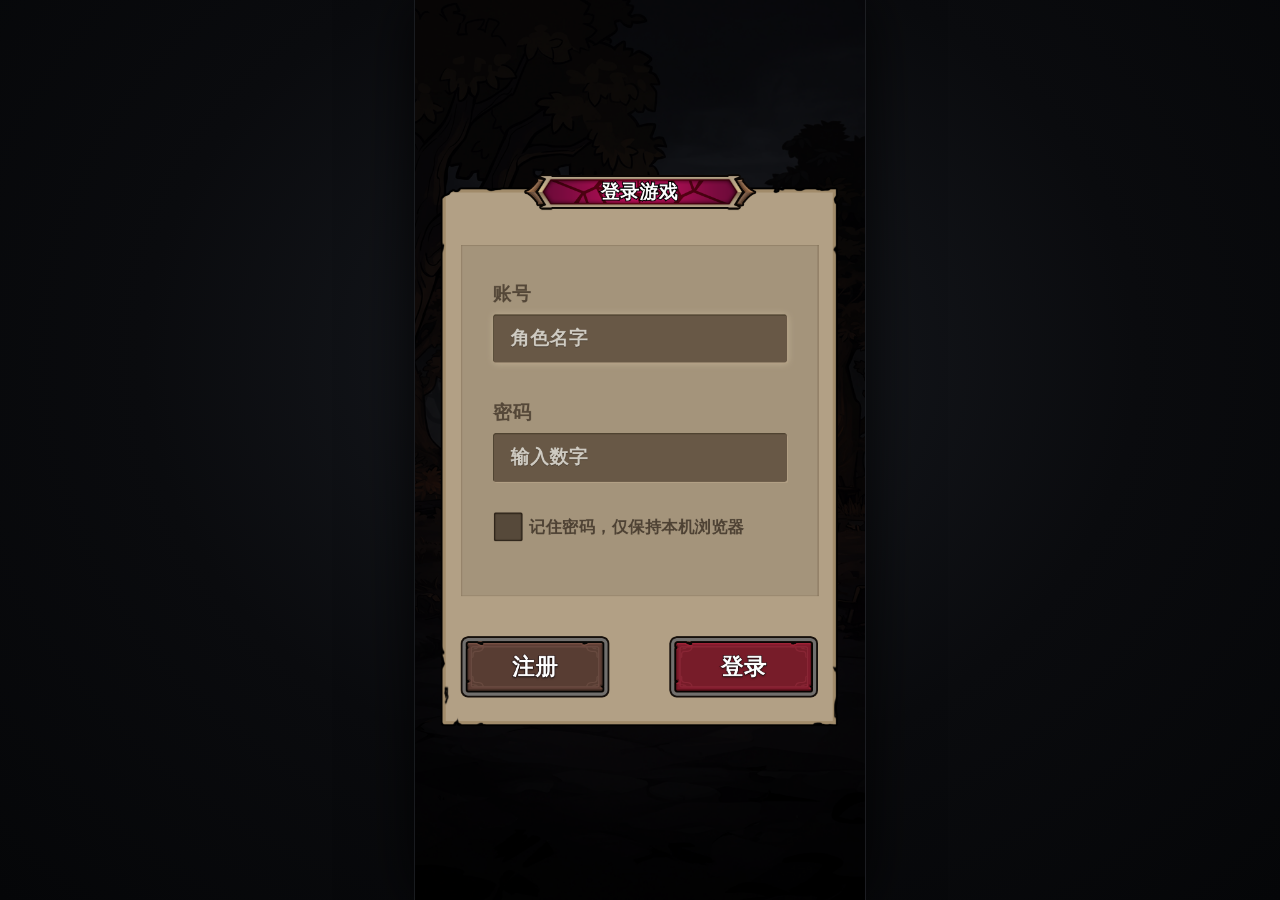
<file: index.html>
﻿﻿<!DOCTYPE html>
<html lang="zh-CN">
<head>
<meta charset="utf-8">
<meta name="viewport" content="width=device-width, initial-scale=1, maximum-scale=1, user-scalable=no">
<meta name="format-detection" content="telephone=no,email=no,address=no">
<meta name="color-scheme" content="dark">
<meta name="theme-color" content="#0b0d12">
<meta name="description" content="迷雾暗黑 · 竖版暗黑探索 RPG，手机浏览器打开链接即点即玩。">
<meta name="apple-mobile-web-app-capable" content="yes">
<meta name="mobile-web-app-capable" content="yes">
<!-- 分享卡片（微信 / QQ 等读取 og 标签；完整自定义卡片需公众号 JS-SDK 签名） -->
<meta property="og:type" content="website">
<meta property="og:title" content="迷雾暗黑 · MISTDARK">
<meta property="og:description" content="竖版暗黑探索 RPG，手机浏览器打开链接即点即玩。">
<meta property="og:site_name" content="迷雾暗黑">
<title>迷雾暗黑 · MISTDARK</title>
<link rel="icon" href="data:,">
<!-- 首屏关键背景图提前请求，避免登录页背景出现长时间黑屏 -->
<link rel="preload" as="image" href="assets/login-bg.jpg" fetchpriority="high">
<link rel="prefetch" as="image" href="assets/char-bg.jpg">
<!-- 主城地图 570KB，等真正进入主城时再取：提前 prefetch 会和首屏脚本抢带宽 -->
<!-- 启动画面内联样式：不依赖外部 CSS，页面一打开就能看到，不会先黑屏 -->
<style>
  #boot{
    position:fixed;inset:0;z-index:9999;
    display:flex;flex-direction:column;align-items:center;justify-content:center;gap:14px;
    background:
      radial-gradient(ellipse at 50% 36%, #2a303c 0%, #141821 46%, #07080b 100%);
    color:#e3d6b8;font-family:system-ui,-apple-system,"PingFang SC","Microsoft YaHei",sans-serif;
    transition:opacity .32s ease;opacity:1;
  }
  #boot.boot-out{opacity:0;pointer-events:none;}
  #boot .boot-logo{font-size:34px;letter-spacing:10px;font-weight:600;color:#d8b978;text-indent:10px;}
  #boot .boot-sub{font-size:15px;letter-spacing:6px;color:#8d8574;}
  #boot .boot-bar{width:150px;height:3px;border-radius:2px;background:rgba(201,162,95,.18);overflow:hidden;margin-top:8px;}
  #boot .boot-bar i{display:block;width:42%;height:100%;border-radius:2px;background:#c9a25f;animation:boot-slide 1.1s ease-in-out infinite;}
  #boot .boot-tip{font-size:13px;color:#6f6a5e;letter-spacing:2px;}
  @keyframes boot-slide{0%{transform:translateX(-110%)}100%{transform:translateX(260%)}}
</style>
<!--
  样式模块（一个界面一个文件，互不覆盖；顺序不可调整）：
    base       → 变量、通用控件（按钮 / 输入框 / 滚动条）
    ui-kit     → 公用 UI 套件（公共弹框 / 内容底 / 输入框 / 按钮 / 勾选）
    login      → 登录弹窗（保留黑色遮罩）
    entry      → 入场确认页（原画直出，不压暗）
    character  → 选角
    town       → 主城
    combat-bar → 主城 / 副本共用底栏、摇杆、图标反馈与特效
    panels     → 通用弹窗与功能面板
    battle     → 副本战斗 HUD
    adapt      → 移动端放大，永远最后
  修改规则：只改对应界面文件；共用件只放 base / panels / combat-bar。
-->
<!-- 样式按层级拆分，加载顺序不可调整（后层覆盖前层） -->
<style>
/* 自动生成：合并 index.html 中的全部样式，勿手改 */
/* ==== css/base.css ==== */
/* ============ 迷雾暗黑 · 竖版 720×1440 ============ */
/* 设计令牌：颜色 / 字号 / 间距 / 层级统一在此维护 */
:root{
  /* 背景与面板 */
  --bg:#07080a;
  --panel:#15171c;
  --panel-2:#1b1e24;
  --panel-3:#22252d;
  --line:#38342b;
  --line-mid:#2e3037;
  --line-soft:#26282f;

  /* 文字层级：主 / 次 / 弱 / 极弱 */
  --text:#e9e3d7;
  --text-2:#c0b9ab;
  --muted:#9c9587;
  --dim:#837d71;
  --faint:#6a655c;

  /* 主题色 */
  --gold:#d2ab68;
  --gold-2:#efd9a8;
  --gold-dim:#a68b55;
  --danger:#d0655d;
  --danger-2:#f0a29b;
  --ok:#7cb377;
  --blue:#6d9bdf;

  /* 品质：白 → 蓝 → 紫 → 绿（套装）→ 橙（暗金） */
  --rar-normal:#b0aca2;
  --rar-magic:#6d9bdf;
  --rar-rare:#b06fd8;
  --rar-set:#5fae5a;
  --rar-legend:#e8853c;

  /* 层级 */
  --z-screen:1;
  --z-hud:10;
  --z-touch:20;
  --z-pause:40;
  --z-modal:60;
  --z-toast:80;

  /* 黑金浮雕皮肤令牌（与主城底部战斗条同源） */
  --sk-line:#57452c;
  --sk-line-soft:rgba(201,162,95,.16);
  --sk-hi:rgba(239,217,168,.12);
  --sk-lo:rgba(0,0,0,.55);
  --sk-ink-0:#0b0d11;
  --sk-ink-1:#0f1116;
  --sk-ink-2:#191d24;
  --sk-cut:7px;

  --font:"Microsoft YaHei","PingFang SC","Noto Sans SC","Hiragino Sans GB",sans-serif;
}

*{box-sizing:border-box;margin:0;padding:0;
  /* 微信 / 移动端：取消点击高亮、长按菜单与文字选择（输入框单独放开） */
  -webkit-tap-highlight-color:transparent;
  -webkit-touch-callout:none;
  -webkit-user-select:none;
  user-select:none;}
html,body{height:100%;width:100%;overscroll-behavior:none;}
html{-webkit-text-size-adjust:100%;text-size-adjust:100%;}
body{
  background:#050608;
  color:var(--text);
  font-family:var(--font);
  font-size:14px;
  line-height:1.6;
  overflow:hidden;
  touch-action:manipulation;
  user-select:none;
  -webkit-tap-highlight-color:transparent;
  -webkit-font-smoothing:antialiased;
}
#app{
  position:fixed;
  inset:0;
  display:flex;
  align-items:center;
  justify-content:center;
  overflow:hidden;
  background:radial-gradient(ellipse at 50% 40%, #191c22 0%, #0a0b0e 55%, #050608 100%);
}
/* 逻辑设计尺寸 720×1440（9:16），整体等比缩放居中 */
#stage{
  position:relative;
  width:720px;
  height:1440px;
  flex:0 0 auto;
  transform:scale(1);
  transform-origin:center center;
  overflow:hidden;
  border-radius:env(safe-area-inset-top) env(safe-area-inset-right) env(safe-area-inset-bottom) env(safe-area-inset-left);
  box-shadow:0 0 0 1px #24262b, 0 0 90px rgba(0,0,0,.85);
  will-change:transform;
}
#game{
  position:absolute;
  left:0;
  top:0;
  display:block;
  background:#0c1210;
}
/* 图标一律不参与指针事件：点击落到上层按钮；同时禁止微信长按识别/保存图片 */
img{
  pointer-events:none;
  -webkit-touch-callout:none;
  -webkit-user-drag:none;
  user-drag:none;
  -webkit-user-select:none;
  user-select:none;
}
/* 输入框保留文本选择、光标与键盘，否则无法输入 */
input,textarea{-webkit-user-select:text;user-select:text;}
/* UI 层默认不拦截鼠标，战斗场景下事件才能落到 canvas；
   需要交互的界面/弹窗单独开启 pointer-events */
.ui-layer{position:absolute;inset:0;overflow:hidden;pointer-events:none;z-index:var(--z-screen);}
/* UI 固定 720×1440 居中：舞台切到 810×1680 / 720×1680 时 UI 不挪位，多出的区域只露场景背景 */
#ui{
  left:50%;top:50%;right:auto;bottom:auto;
  width:720px;height:1440px;margin:-720px 0 0 -360px;
  overflow:visible;
}
.hidden{display:none !important;}

/* ---------- 资源预载遮罩（进入场景前的等待，避免黑屏） ---------- */
.asset-mask{
  position:absolute;
  inset:0;
  display:flex;
  align-items:center;
  justify-content:center;
  /* 加载遮罩不再是纯黑：叠一层迷雾背景图与暗色渐变，弱网等待时也有画面 */
  background:
    linear-gradient(rgba(5,7,11,.82), rgba(5,7,11,.92)),
    url("assets/login-bg.jpg") center/cover no-repeat,
    url("[data-uri]") center/cover no-repeat,
    radial-gradient(ellipse at 50% 40%, #232a36 0%, #0d1118 58%, #06080c 100%);
  pointer-events:auto;
  z-index:var(--z-toast);
}
.asset-box{
  display:flex;
  flex-direction:column;
  align-items:center;
  gap:20px;
  color:var(--text-2);
  font-size:17px;
  letter-spacing:1px;
}
.asset-box b{font-weight:600;color:var(--gold-2);}
.asset-box i{font-style:normal;font-size:14px;color:var(--gold);letter-spacing:1px;}
.asset-spinner{
  width:48px;
  height:48px;
  border-radius:50%;
  border:3px solid rgba(201,162,95,.2);
  border-top-color:var(--gold);
  animation:asset-spin .9s linear infinite;
}
@keyframes asset-spin{to{transform:rotate(360deg);}}

/* ---------- 通用控件 ---------- */
/* 通用按钮：统一使用公用九宫按钮资源
   资源原尺寸 238×98，九宫切片 30/40/30/40（切在装饰角内侧，不贴边）。
   默认褐色（次要操作），primary / danger 使用红色（主要操作）。
   高度固定 98，只有中间平色区随宽度横向拉伸，边角保持原像素。 */
.btn{
  --btn-img:url("assets/ui/public/btn-primary-brown.png");
  appearance:none;
  display:inline-flex;
  align-items:center;
  justify-content:center;
  height:98px;
  min-width:238px;
  padding:0 36px;
  border-style:solid;
  border-width:30px 40px;
  border-image:var(--btn-img) 30 40 30 40 fill stretch;
  border-radius:0;
  background:none;
  color:#fff;
  font-family:var(--font);
  font-size:36px;
  font-weight:800;
  line-height:1;
  letter-spacing:1px;
  cursor:pointer;
  white-space:nowrap;
  text-shadow:0 2px 3px rgba(0,0,0,.55);
  -webkit-text-stroke:1.5px #1b0a0d;
  paint-order:stroke fill;
  box-shadow:none;
  transition:filter .14s ease, transform .06s ease;
}
.btn:hover{filter:brightness(1.1);}
.btn:active{transform:translateY(2px) scale(.92);filter:brightness(.9);}
.btn:focus-visible{outline:2px solid rgba(255,240,205,.7);outline-offset:4px;}
.btn.primary,.btn.danger{--btn-img:url("assets/ui/public/btn-primary-red.png");}
.btn.ghost{--btn-img:url("assets/ui/public/btn-primary-brown.png");filter:saturate(.78) brightness(.9);}
.btn.ghost:hover{filter:saturate(.9) brightness(1.02);}
.btn:disabled{filter:grayscale(.4) brightness(.72);cursor:not-allowed;}
.btn:disabled:hover{filter:grayscale(.4) brightness(.72);}
/* 小号按钮：整体等比缩到 90%，按钮与文字同步缩放 */
.btn-sm{height:88px;min-width:214px;padding:0 30px;border-width:27px 36px;font-size:32px;letter-spacing:.5px;}

input[type=text],input[type=password]{
  width:100%;
  height:50px;
  background:linear-gradient(180deg,#080a0e,#0d1015);
  border:1px solid #463d2e;
  border-radius:3px;
  color:var(--text);
  font-family:var(--font);
  font-size:16px;
  padding:0 15px;
  outline:none;
  box-shadow:inset 0 2px 6px rgba(0,0,0,.55), 0 1px 0 rgba(255,255,255,.03);
  transition:border-color .15s, box-shadow .15s;
}
input[type=text]:focus,input[type=password]:focus{
  border-color:var(--gold-dim);
  box-shadow:inset 0 2px 6px rgba(0,0,0,.55), 0 0 0 3px rgba(201,162,95,.12), 0 0 16px rgba(201,162,95,.12);
}
input::placeholder{color:#6b675e;}

/* ---------- 滚动条 ---------- */
::-webkit-scrollbar{width:8px;height:8px;}
::-webkit-scrollbar-track{background:#0b0d11;}
::-webkit-scrollbar-thumb{background:#4a4030;border-radius:4px;border:1px solid #2a2419;}
::-webkit-scrollbar-thumb:hover{background:#6a583b;}

/* ---------- 通用屏幕 ---------- */
.screen{
  position:absolute;
  inset:0;
  display:flex;
  flex-direction:column;
  pointer-events:auto;
  z-index:var(--z-screen);
  background:
    radial-gradient(ellipse at 50% 0%, rgba(66,74,92,.26), transparent 62%),
    radial-gradient(ellipse at 50% 120%, rgba(88,66,32,.12), transparent 60%),
    #0a0b0e;
}
.screen::after{
  content:"";
  position:absolute;
  inset:0;
  pointer-events:none;
  background-image:
    linear-gradient(rgba(255,255,255,.014) 1px, transparent 1px),
    linear-gradient(90deg, rgba(255,255,255,.014) 1px, transparent 1px);
  background-size:80px 80px;
}

/* ---------- 图片底按钮：主城 / 选角共用同一套资源与尺寸 ---------- */
.plate-btn{
  width:112px;height:58px;padding:0;border:0;
  display:flex;align-items:center;justify-content:center;
  background-color:transparent;
  background-position:center;background-size:100% 100%;background-repeat:no-repeat;
  -webkit-appearance:none;appearance:none;
  font-family:inherit;font-size:28px;font-weight:700;line-height:1;
  color:#fff;letter-spacing:1px;
  text-shadow:0 2px 3px rgba(0,0,0,.7);
  cursor:pointer;
  transition:transform .12s, filter .16s;
}
.plate-btn.pick{background-image:url("assets/ui/common/btn-pick.png");}
.plate-btn.logout{background-image:url("assets/ui/common/btn-logout.png");}
.plate-btn:hover{filter:brightness(1.08);transform:translateY(-1px);}
.plate-btn:active{transform:translateY(0) scale(.97);}


/* ==== css/ui-kit.css ==== */
/* ============================================================
   公用 UI 套件（ui-kit）
   ------------------------------------------------------------
   资源来源：F:\暗黑\登录弹框资源
   统一放在 assets/ui/public/，所有界面共用，禁止各自复制一份。

   名称映射（PSD 图层 → 资源文件）：
     公共黑色透明遮罩        → .ui-mask（CSS 纯色，rgba(0,0,0,.8)）
     公共二级弹框            → dialog-frame.png      竖向三宫拉伸
     公共二级弹框_九宫内容底 → dialog-content-bg.png 九宫拉伸
     公共_九宫_可输入内容底  → input-field.png       九宫拉伸
     公用主按钮_九宫_红色    → btn-primary-red.png   九宫拉伸
     公用主按钮_九宫_褐色    → btn-primary-brown.png 九宫拉伸
     公共_勾选底             → checkbox-box.png      固定尺寸
     公共_勾选图标           → checkbox-tick.png     固定尺寸
     公共_关闭按钮           → dialog-close.png      固定尺寸 61×59（所有二级弹框统一右上角）

   九宫切片（上 右 下 左，单位 px，均按 1x 设计稿 720×1440）：
     dialog-frame       55 12  8 12
     dialog-content-bg   6  6  6  6
     input-field         6  6  8  6
     btn-primary-*      30 40 30 40（资源原尺寸 238×98，切在装饰角内侧）

   使用方式：
     <div class="screen ui-kit">           ← 界面根节点加 .ui-kit
       <div class="ui-mask"></div>
       <section class="ui-dialog">         ← 默认 636×883，可用 --ui-w / --ui-h 改尺寸
         <div class="ui-dialog-title">标题</div>
         <div class="ui-inset">…</div>     ← 内容底，尺寸由使用方定位
         <input class="ui-input">         ← 输入框，九宫横向拉伸
         <button class="ui-btn ui-btn-red"><span>登录</span></button>
       </section>
     </div>
   新增界面只允许复用本文件，不要另建同名控件。
   ============================================================ */

.ui-kit{
  --ui-paper:#b2a085;   /* 弹框纸面底色（PSD 178,160,133） */
  --ui-ink:#544738;     /* 标签文字（PSD 84,71,56） */
  --ui-ink-2:#4e4234;   /* 勾选说明文字（PSD 78,66,52） */
  --ui-title:#fff;
  --ui-outline:#0b0705;
}

/* ---------- 遮罩：公共黑色透明遮罩 ---------- */
.ui-mask{
  position:absolute;
  inset:0;
  background:rgba(0,0,0,.8);
  pointer-events:auto;
}

/* ---------- 二级弹框：636×883（可按 --ui-w / --ui-h 缩放） ---------- */
.ui-dialog{
  position:relative;
  width:var(--ui-w,636px);
  height:var(--ui-h,883px);
  color:var(--ui-ink);
}
.ui-dialog::before{
  content:"";
  position:absolute;
  inset:0;
  border-style:solid;
  border-width:55px 12px 8px 12px;
  border-image:url("assets/ui/public/dialog-frame.png") 55 12 8 12 fill stretch;
  pointer-events:none;
}
.ui-dialog > *{position:relative;}

/* 顶部缎带标题：位于弹框 y=10~46 的缎带内 */
.ui-dialog-title{
  position:absolute;
  left:0;
  right:0;
  top:10px;
  height:36px;
  display:flex;
  align-items:center;
  justify-content:center;
  font-family:var(--font);
  font-size:30px;
  font-weight:800;
  line-height:1;
  letter-spacing:1px;
  color:var(--ui-title);
  -webkit-text-stroke:3px #000;
  paint-order:stroke fill;
  text-shadow:none;
  pointer-events:none;
}

/* ---------- 内容底：九宫拉伸 ---------- */
.ui-inset{
  position:relative;
}
.ui-inset::before{
  content:"";
  position:absolute;
  inset:0;
  border-style:solid;
  border-width:6px;
  border-image:url("assets/ui/public/dialog-content-bg.png") 6 fill stretch;
  pointer-events:none;
}
.ui-inset > *{position:relative;}

/* ---------- 标签文字 ---------- */
.ui-label{
  font-family:var(--font);
  font-size:30px;
  font-weight:700;
  line-height:1;
  letter-spacing:.5px;
  color:var(--ui-ink);
}

/* ---------- 输入框：九宫横向拉伸 ---------- */
.ui-kit input.ui-input{
  display:block;
  width:472px;
  height:79px;
  margin:0;
  padding:0 22px 4px;
  border-style:solid;
  border-width:6px;
  border-image:url("assets/ui/public/input-field.png") 6 6 8 6 fill stretch;
  border-radius:0;
  background:none;
  box-shadow:none;
  outline:none;
  color:#fff;
  font-family:var(--font);
  font-size:30px;
  font-weight:700;
  line-height:1;
  letter-spacing:1px;
  caret-color:#fff;
  text-shadow:0 1px 1px rgba(0,0,0,.4);
  -webkit-appearance:none;
  appearance:none;
}
.ui-kit input.ui-input::placeholder{
  color:#cfcbc2;
  font-weight:700;
  opacity:1;
}
.ui-kit input.ui-input:focus{
  filter:drop-shadow(0 0 6px rgba(255,240,205,.28));
}
.ui-kit input.ui-input:-webkit-autofill{
  -webkit-text-fill-color:#fff;
  -webkit-box-shadow:0 0 0 100px #6b5a46 inset;
}

/* ---------- 勾选框：固定 46×46 + 勾选图标 45×39（按原 58 尺寸缩小 20%） ---------- */
.ui-check{
  position:relative;
  display:inline-flex;
  align-items:center;
  cursor:pointer;
  -webkit-tap-highlight-color:transparent;
}
.ui-check input{
  position:absolute;
  left:0;
  top:0;
  width:46px;
  height:46px;
  margin:0;
  opacity:0;
  cursor:pointer;
}
.ui-check-box{
  flex:0 0 auto;
  width:46px;
  height:46px;
  background:url("assets/ui/public/checkbox-box.png") center / 100% 100% no-repeat;
  pointer-events:none;
}
.ui-check-tick{
  position:absolute;
  left:9px;
  top:-5px;
  width:45px;
  height:39px;
  background:url("assets/ui/public/checkbox-tick.png") center / 100% 100% no-repeat;
  opacity:0;
  pointer-events:none;
  transition:opacity .12s ease;
}
.ui-check input:checked ~ .ui-check-tick{opacity:1;}
.ui-check input:focus-visible ~ .ui-check-box{outline:2px solid rgba(255,240,205,.65);outline-offset:3px;}
.ui-check-text{
  margin-left:10px;
  font-family:var(--font);
  font-size:26px;
  font-weight:700;
  line-height:1;
  letter-spacing:.5px;
  color:var(--ui-ink-2);
  white-space:nowrap;
  pointer-events:none;
}

/* ---------- 主按钮：九宫拉伸，按资源原尺寸 238×98 ---------- */
.ui-btn{
  position:relative;
  display:inline-flex;
  align-items:center;
  justify-content:center;
  width:238px;
  height:98px;
  padding:0;
  border:0;
  background:none;
  color:#fff;
  font-family:var(--font);
  font-size:36px;
  font-weight:800;
  line-height:1;
  letter-spacing:1px;
  cursor:pointer;
  -webkit-appearance:none;
  appearance:none;
  -webkit-text-stroke:1.5px #1b0a0d;
  paint-order:stroke fill;
  text-shadow:0 2px 3px rgba(0,0,0,.55);
  transition:filter .14s ease, transform .08s ease;
}
.ui-btn::before{
  content:"";
  position:absolute;
  inset:0;
  border-style:solid;
  border-width:30px 40px;
  pointer-events:none;
}
.ui-btn > span{position:relative;}
.ui-btn-red::before{
  border-image:url("assets/ui/public/btn-primary-red.png") 30 40 30 40 fill stretch;
}
.ui-btn-brown::before{
  border-image:url("assets/ui/public/btn-primary-brown.png") 30 40 30 40 fill stretch;
}
.ui-btn:hover{filter:brightness(1.1);}
.ui-btn:active{transform:translateY(1px);filter:brightness(.94);}
.ui-btn:focus-visible{outline:2px solid rgba(255,240,205,.7);outline-offset:4px;}
.ui-btn:disabled{filter:grayscale(.35) brightness(.8);cursor:not-allowed;}

/* 全屏面板入场：只改 transform/opacity，交给合成器，打开界面不触发重排重绘 */
@keyframes screenIn{
  from{opacity:0;transform:scale(.972);}
  to{opacity:1;transform:none;}
}


/* ==== css/login.css ==== */
/* 登录界面：严格按 720×1440 设计稿还原（登录弹框.psb）
   公用控件全部来自 css/ui-kit.css，本文件只负责登录页的定位与背景。 */

.login-screen{
  display:block;
  padding:0;
  overflow:visible;
  background:none;
}
/* 背景层铺满整个舞台（最大 810×1680）：UI 仍固定 720×1440 居中，
   切到最大屏 / 短屏时只外扩背景与遮罩，四周不会露出底色 */
.login-screen::before{
  content:"";
  position:absolute;
  left:var(--ui-ox,0px);
  top:var(--ui-oy,0px);
  width:var(--stage-w,720px);
  height:var(--stage-h,1440px);
  background:url("assets/login-bg.jpg") center bottom / cover no-repeat,
    url("[data-uri]") center bottom / cover no-repeat,
    radial-gradient(ellipse at 50% 32%, #2a303c 0%, #141a24 50%, #07080b 100%);
  pointer-events:none;
}
/* 黑色遮罩与背景同步铺满舞台，避免四周比中间亮一圈 */
.login-screen > .login-mask{
  left:var(--ui-ox,0px);
  top:var(--ui-oy,0px);
  right:auto;
  bottom:auto;
  width:var(--stage-w,720px);
  height:var(--stage-h,1440px);
}
/* 设计稿为纯遮罩层，不再叠网格纹理 */
.login-screen::after{content:none;}

/* 弹框：设计稿坐标 (41,279)，尺寸 636×883 */
.login-dialog{
  position:absolute;
  left:41px;
  top:279px;
}

/* 内容底：设计稿坐标 (74,392)，尺寸 572×562，相对弹框 (33,113) */
.login-inset{
  position:absolute;
  left:33px;
  top:113px;
  width:572px;
  height:562px;
}

/* 账号 */
.login-label-account{
  position:absolute;
  left:50px;
  top:63px;
}
.login-input-account{
  position:absolute;
  left:51px;
  top:111px;
  height:79px;
}

/* 密码 */
.login-label-pass{
  position:absolute;
  left:51px;
  top:253px;
}
.ui-kit input.login-input-pass{
  position:absolute;
  left:51px;
  top:301px;
  height:80px;
}

/* 记住密码：勾选底 (126,820) → 内容底内 (52,428) */
.login-remember{
  position:absolute;
  left:52px;
  top:428px;
  height:46px;
}

/* 底部按钮：按公用按钮资源原尺寸 238×98 居中排布 */
.login-btn-register{
  position:absolute;
  left:32px;
  top:739px;
}
.login-btn-login{
  position:absolute;
  left:366px;
  top:739px;
}


/* ==== css/entry.css ==== */
/* 入场界面（登录成功后的确认页）：不套卡片框，不压暗，只留两颗按钮。
   与登录页完全解耦：登录页是弹窗、保留黑色遮罩，本页直接呈现原画。 */
.entry-screen{
  align-items:center;
  justify-content:flex-start;
  padding:40px 56px;
  overflow:visible;
  background:none;
}
/* 背景层铺满整个舞台（最大 810×1680）：UI 仍固定 720×1440 居中，大屏只外扩背景 */
.entry-screen::before{
  content:"";
  position:absolute;
  left:var(--ui-ox,0px);
  top:var(--ui-oy,0px);
  width:var(--stage-w,720px);
  height:var(--stage-h,1440px);
  background:url("assets/login-bg.jpg") center bottom / cover no-repeat,
    url("[data-uri]") center bottom / cover no-repeat,
    radial-gradient(ellipse at 50% 32%, #2a303c 0%, #141a24 50%, #07080b 100%);
  pointer-events:none;
}
.entry-screen::after{background:none;}

.entry-actions{
  position:absolute;
  z-index:2;
  left:0;
  right:0;
  /* 按钮组中心落在画面约 68% 高度处（红框位置），再整体下移 110px */
  top:calc(68% + 110px);
  transform:translateY(-50%);
  width:100%;
  max-width:420px;
  margin:0 auto;
  display:flex;
  flex-direction:column;
  gap:12px;
}
.entry-start{
  width:100%;
  height:58px;
  font-size:18px;
  letter-spacing:8px;
  padding-left:8px;
}
.entry-switch{
  width:100%;
  height:48px;
  letter-spacing:4px;
}


/* ==== css/character.css ==== */
/* 选角界面：三槽位名册 + 角色预览。只改本文件，不影响其它界面。 */

/* ---------- 选角色（竖版三槽位，垂直居中） ---------- */
.char-screen{
  padding:38px 40px 24px;
  overflow:visible;
  background:none;
}
/* 背景层铺满整个舞台（最大 810×1680）：UI 仍固定 720×1440 居中，大屏只外扩背景 */
.char-screen::before{
  content:"";
  position:absolute;
  left:var(--ui-ox,0px);
  top:var(--ui-oy,0px);
  width:var(--stage-w,720px);
  height:var(--stage-h,1440px);
  /* 背景只放插画本身，不加网格 / 压暗叠加 */
  background:url("assets/char-bg.jpg") center top / cover no-repeat,
    radial-gradient(ellipse at 50% 30%, #2a303c 0%, #141a24 50%, #07080b 100%);
  pointer-events:none;
}
/* 选角不放通用网格纹理 */
.char-screen::after{display:none;}

/* ---------- 职业色彩分级：同一张背景图，按职业重新调色 ----------
   野蛮人 = 原色暖褐；游侠 = 紫色系；术士 = 蓝色系。
   g-hue 用 color 混合换色相，g-glow 用 soft-light 提亮石台，
   g-mist 用 screen 叠雾气，g-shade 压回四周暗角保留纵深。 */
.char-screen{
  --grade-top:transparent;
  --grade-mid:transparent;
  --grade-bot:transparent;
  --grade-glow:transparent;
  --grade-mist:transparent;
  --grade-rim:transparent;
  --grade-hue-op:0;
  --grade-glow-op:0;
  --grade-mist-op:0;
  --grade-rim-op:0;
  --grade-shade-op:0;
  --grade-grain-op:0;
}
.char-screen[data-cls="ranger"]{
  --grade-top:#1b0f26;
  --grade-mid:#4a2c74;
  --grade-bot:#150d1f;
  --grade-glow:rgba(178,128,246,.55);
  --grade-mist:rgba(140,96,220,.24);
  --grade-rim:rgba(196,146,255,.6);
  --grade-hue-op:.58;
  --grade-glow-op:.38;
  --grade-mist-op:.2;
  --grade-rim-op:.34;
  --grade-shade-op:.66;
  --grade-grain-op:.16;
}
.char-screen[data-cls="mage"]{
  --grade-top:#081120;
  --grade-mid:#2b5b8f;
  --grade-bot:#07101c;
  --grade-glow:rgba(122,182,255,.55);
  --grade-mist:rgba(86,150,236,.24);
  --grade-rim:rgba(128,190,255,.6);
  --grade-hue-op:.58;
  --grade-glow-op:.38;
  --grade-mist-op:.2;
  --grade-rim-op:.34;
  --grade-shade-op:.66;
  --grade-grain-op:.16;
}
.char-grade{
  position:absolute;
  /* 与背景层同步铺满舞台，避免大屏下四周没有被职业色调分级 */
  left:var(--ui-ox,0px);
  top:var(--ui-oy,0px);
  right:auto;
  bottom:auto;
  width:var(--stage-w,720px);
  height:var(--stage-h,1440px);
  pointer-events:none;
  z-index:1;
}
.char-grade i{position:absolute;inset:0;display:block;}
.char-grade .g-hue{
  background:linear-gradient(180deg,var(--grade-top) 0%,var(--grade-mid) 46%,var(--grade-bot) 100%);
  mix-blend-mode:color;
  opacity:var(--grade-hue-op);
}
.char-grade .g-glow{
  background:radial-gradient(ellipse 54% 26% at 50% 41%,var(--grade-glow) 0%,rgba(0,0,0,0) 70%);
  mix-blend-mode:soft-light;
  opacity:var(--grade-glow-op);
}
.char-grade .g-mist{
  background:
    radial-gradient(ellipse 46% 22% at 26% 28%,var(--grade-mist) 0%,rgba(0,0,0,0) 70%),
    radial-gradient(ellipse 42% 20% at 76% 56%,var(--grade-mist) 0%,rgba(0,0,0,0) 72%),
    radial-gradient(ellipse 52% 24% at 50% 41%,var(--grade-mist) 0%,rgba(0,0,0,0) 74%),
    linear-gradient(180deg,var(--grade-mist) 0%,rgba(0,0,0,0) 30%);
  mix-blend-mode:screen;
  opacity:var(--grade-mist-op);
}
.char-grade .g-rim{
  background:radial-gradient(ellipse 26% 7% at 50% 41%,var(--grade-rim) 0%,rgba(0,0,0,0) 72%);
  mix-blend-mode:screen;
  opacity:var(--grade-rim-op);
}
.char-grade .g-shade{
  background:radial-gradient(ellipse 74% 58% at 50% 42%,rgba(0,0,0,0) 42%,rgba(5,3,10,.72) 100%);
  opacity:var(--grade-shade-op);
}
/* 细颗粒，压掉大面积渐变的色带，增加成片质感 */
.char-grade .g-grain{
  background-image:url("data:image/svg+xml;utf8,<svg xmlns='http://www.w3.org/2000/svg' width='140' height='140'><filter id='n'><feTurbulence type='fractalNoise' baseFrequency='.85' numOctaves='2' stitchTiles='stitch'/></filter><rect width='140' height='140' filter='url(%23n)' opacity='.55'/></svg>");
  background-size:140px 140px;
  mix-blend-mode:overlay;
  opacity:var(--grade-grain-op);
}
.screen-head{
  display:flex;
  align-items:flex-end;
  justify-content:space-between;
  gap:20px;
  padding-bottom:18px;
  border-bottom:2px solid rgba(220,203,176,.3);
  position:relative;
  z-index:2;
}
.screen-head h2{
  font-size:27px;
  letter-spacing:9px;
  color:#fff;
  -webkit-text-stroke:3px #000;
  paint-order:stroke fill;
  font-weight:600;
  line-height:1.2;
  text-shadow:none;
}
.head-sub{
  font-size:13px;
  color:#dccbb0;
  letter-spacing:1px;
  margin-top:8px;
  text-shadow:0 1px 3px rgba(0,0,0,.85);
}
/* 登出按钮：与主城右上角同资源、同尺寸、同位置（右 36 / 上 36） */
.char-logout{
  position:absolute;
  top:36px;
  right:36px;
  z-index:3;
}
/* 新号无角色：只保留标题与创建区，背景压暗 30%，仅创建按钮与登出可操作 */
.char-new-mask{display:none;}
.char-screen.is-new .char-new-mask{
  display:block;
  position:absolute;
  inset:0;
  background:rgba(0,0,0,.3);
  z-index:2;
  pointer-events:auto;
}
.char-screen.is-new .screen-head{z-index:4;}
.char-screen.is-new .char-logout{z-index:5;}
.char-screen.is-new .char-preview{z-index:4;}
.char-screen.is-new .preview-nav,
.char-screen.is-new .char-slots,
.char-screen.is-new .char-foot{display:none;}
/* 新号创建区整体下移 100 像素，避开标题区 */
.char-screen.is-new .preview-empty{top:691px;}
/* 预览区：立绘按舞台坐标锚定，脚底永远落在石台中心，不随屏幕比例 / 字号档位漂移 */
.char-preview{
  position:absolute;
  inset:0;
  display:flex;
  flex-direction:column;
  align-items:center;
  justify-content:flex-start;
  gap:6px;
  /* 石台中心 ≈ 591 逻辑像素（背景图纵向 39.6%），立绘内脚底在 361 → 顶部留 230 */
  padding:230px 0 0;
  pointer-events:none;
  z-index:2;
}
.preview-nav{
  position:absolute;
  top:38%;
  width:58px;height:58px;
  display:flex;align-items:center;justify-content:center;
  border:1px solid rgba(201,162,95,.3);
  border-radius:50%;
  background:rgba(12,14,18,.82);
  color:var(--gold-2);
  font-size:30px;line-height:1;
  padding-bottom:4px;
  cursor:pointer;
  pointer-events:auto;
  z-index:3;
  transition:border-color .15s, box-shadow .15s, transform .15s, opacity .15s;
}
.preview-nav:hover:not(:disabled){border-color:var(--gold);box-shadow:0 0 20px rgba(201,162,95,.3);transform:scale(1.06);}
.preview-nav:disabled{opacity:.22;cursor:default;}
.preview-nav.prev{left:2px;}
.preview-nav.next{right:2px;}
.preview-art{
  position:relative;
  width:420px;height:512px;
  display:flex;align-items:center;justify-content:center;
  flex:0 0 auto;
}
.preview-art svg,.preview-art canvas{display:block;}
/* 立绘整体缩小到 70%，给待机动作留出呼吸空间 */
.preview-art svg{width:70%;height:70%;animation:previewIdle 3.8s ease-in-out infinite;transform-origin:50% 90%;}
.preview-art canvas{width:100%;height:100%;}
@keyframes previewIdle{
  0%,100%{transform:translateY(0) scaleY(1);}
  50%{transform:translateY(-5px) scaleY(1.016);}
}
.preview-info{
  width:100%;
  max-width:560px;
  pointer-events:auto;
  display:flex;
  flex-direction:column;
  align-items:center;
  gap:10px;
  text-align:center;
}
.preview-name{
  font-size:29px;
  letter-spacing:5px;
  color:var(--text);
  font-weight:600;
  line-height:1.2;
  text-shadow:0 2px 8px rgba(0,0,0,.75);
}
.preview-lv{
  margin-left:12px;
  font-size:14px;
  letter-spacing:1px;
  color:#f2dcab;
  font-weight:500;
  text-shadow:0 1px 3px rgba(0,0,0,.8);
}
.preview-meta{
  font-size:13px;
  letter-spacing:2px;
  color:#d9c8ab;
  text-shadow:0 1px 3px rgba(0,0,0,.85);
}
.preview-stats{display:flex;gap:10px;margin-top:2px;}
.pstat{
  min-width:104px;
  padding:8px 12px;
  border:1px solid rgba(201,162,95,.26);
  border-radius:4px;
  background:rgba(8,6,4,.42);
  box-shadow:inset 0 1px 0 rgba(255,255,255,.05);
  display:flex;
  flex-direction:column;
  gap:3px;
}
.pstat i{
  font-style:normal;font-size:11.5px;letter-spacing:2px;color:#cbb894;
  text-shadow:0 1px 2px rgba(0,0,0,.8);
}
.pstat b{font-size:18px;color:var(--gold);font-weight:600;letter-spacing:.5px;}
.preview-xp{width:100%;display:flex;flex-direction:column;gap:6px;margin-top:4px;}
.pxp-bar{
  width:100%;height:8px;
  border-radius:4px;
  background:rgba(8,6,4,.62);
  box-shadow:inset 0 0 0 1px rgba(255,255,255,.08);
  overflow:hidden;
}
.pxp-bar i{
  display:block;height:100%;
  border-radius:4px;
  background:linear-gradient(90deg,#8a7448,#e3c88e);
  transition:width .2s;
}
.pxp-text{
  font-size:12.5px;letter-spacing:.5px;color:#d6c5a7;
  text-shadow:0 1px 3px rgba(0,0,0,.85);
}
.preview-actions{display:flex;justify-content:center;gap:12px;width:100%;margin-top:10px;}

/* 空槽预览：以石台中心为基准居中，与立绘同一锚点 */
.preview-empty{
  position:absolute;
  left:50%;
  top:591px;
  transform:translate(-50%,-50%);
  display:flex;
  flex-direction:column;
  align-items:center;
  gap:14px;
  padding:0;
  pointer-events:auto;
}
.preview-empty-glyph{
  width:120px;height:120px;
  display:flex;align-items:center;justify-content:center;
  /* 与石台中心的圆环对齐，压在台面圆圈上 */
  transform:translateY(-28px);
  font-size:72px;line-height:1;color:#dccbb0;
  border:3px dashed rgba(220,203,176,.7);border-radius:50%;
}
.preview-empty-text{font-size:19px;letter-spacing:2px;color:#ecdfc8;text-shadow:0 1px 3px rgba(0,0,0,.7);}
.preview-empty-hint{
  font-size:13px;letter-spacing:1px;color:#e2d6c0;
  text-shadow:0 1px 3px rgba(0,0,0,.85);
}
/* 空槽创建按钮：使用公用按钮资源原尺寸 238×98，不压缩 */
.preview-empty .btn{width:238px;height:98px;padding:0;margin-top:6px;font-size:36px;letter-spacing:.5px;}

/* 底部槽位切换（预览层已脱离文档流，这里靠 margin-top 压到底部） */
.char-slots{
  display:flex;
  gap:12px;
  margin-top:auto;
  position:relative;
  z-index:2;
  padding:8px 0 14px;
  flex:0 0 auto;
}
.char-slot{
  flex:1;
  min-width:0;
  height:76px;
  display:flex;
  align-items:center;
  gap:12px;
  padding:0 14px;
  border:1px solid var(--line);
  border-radius:5px;
  background:linear-gradient(180deg,#191c23,#101216);
  cursor:pointer;
  transition:border-color .16s, box-shadow .16s, transform .16s;
}
.char-slot:hover{border-color:var(--gold-dim);transform:translateY(-2px);}
.char-slot.sel{
  border-color:var(--gold);
  background:linear-gradient(180deg,rgba(201,162,95,.13),rgba(16,18,22,.96));
  box-shadow:0 0 0 1px rgba(201,162,95,.26), inset 0 0 24px rgba(201,162,95,.06);
}
.char-slot.empty{
  justify-content:center;
  gap:8px;
  border-style:dashed;
  border-color:#5d5544;
  background:rgba(0,0,0,.22);
  color:#cec0a7;
}
.char-slot.empty:hover{border-color:var(--gold-dim);color:var(--gold-2);}
.slot-emblem{
  width:46px;height:46px;
  flex:0 0 auto;
  border-radius:50%;
  display:flex;align-items:center;justify-content:center;
  font-size:20px;font-weight:700;
  border:1px solid rgba(255,255,255,.14);
  background:radial-gradient(circle at 40% 32%, rgba(255,255,255,.06), rgba(0,0,0,.28));
  box-shadow:inset 0 0 18px rgba(0,0,0,.55);
}
.slot-copy{min-width:0;display:flex;flex-direction:column;gap:4px;text-align:left;}
/* 限定在选角槽位内，避免与装备栏的 .slot-name 冲突 */
.char-slot .slot-name{
  width:auto;text-align:left;
  font-size:15px;letter-spacing:1px;color:var(--text);
  white-space:nowrap;overflow:hidden;text-overflow:ellipsis;
}
.char-slot .slot-lv{font-size:11.5px;color:#c3b49b;letter-spacing:.5px;}
.char-slot .slot-plus{font-size:20px;line-height:1;color:#a99a80;}
.char-slot .slot-empty{font-size:13px;letter-spacing:1px;}
.char-foot{
  position:relative;z-index:2;
  font-size:12.5px;color:#c0ad8f;
  letter-spacing:1px;
  padding-bottom:4px;
  text-align:center;
  text-shadow:0 1px 3px rgba(0,0,0,.85);
}
.class-picks{
  display:grid;grid-template-columns:repeat(3,1fr);gap:12px;
}
.class-pick{
  border:1px solid #3a3730;border-radius:4px;
  padding:20px 12px;text-align:center;cursor:pointer;
  background:rgba(255,255,255,.015);
  transition:border-color .15s, box-shadow .15s, transform .15s, background .15s;
}
.class-pick:hover{border-color:#8a7448;transform:translateY(-1px);background:rgba(201,162,95,.04);}
.class-pick.sel{
  border-color:var(--gold);
  background:linear-gradient(180deg,rgba(201,162,95,.14),rgba(201,162,95,.04));
  box-shadow:0 0 0 1px rgba(201,162,95,.28), inset 0 0 22px rgba(201,162,95,.06);
}
.pick-glyph{font-size:30px;font-weight:700;line-height:1.2;}
.pick-name{font-size:15px;letter-spacing:2px;margin-top:8px;color:var(--text);}
.pick-title{font-size:12px;color:var(--muted);margin-top:4px;}
.cls-desc{font-size:12.5px;color:var(--text-2);margin-top:12px;line-height:1.8;}
.cls-base{color:var(--muted);}


/* ==== css/town.css ==== */
/* 主城界面：营地图层、功能图标、秘境入口。只改本文件，不影响其它界面。 */

/* ---------- 主城：概览 + 主行动 + 次级行动 ---------- */
.town-screen{padding:22px 26px 16px;}
.town-top{
  display:flex;
  align-items:center;
  padding:16px 20px;
  position:relative;
  z-index:2;
}
.town-zone{
  display:flex;align-items:center;gap:16px;
  width:100%;
  min-width:0;
}
.char-emblem{
  width:52px;height:52px;
  flex:0 0 auto;
  font-size:22px;
  border-radius:50%;
  display:flex;align-items:center;justify-content:center;
  font-weight:700;
  border:1px solid rgba(255,255,255,.16);
  box-shadow:inset 0 0 24px rgba(0,0,0,.55);
}
.town-tools{display:flex;align-items:center;gap:14px;margin-left:auto;}
/* 右上角按钮（选角 / 登出）的样式在 base.css 的 .plate-btn，主城与选角共用 */
/* 顶栏左上角功能键：设置 */
.town-corner-btn{
  flex:0 0 auto;
  display:flex;align-items:center;justify-content:center;
  width:70px;height:70px;padding:0;
  border:0;background:none;
  cursor:pointer;
  transition:transform .12s, filter .16s;
}
.town-corner-btn img{
  display:block;width:100%;height:100%;object-fit:contain;
  filter:drop-shadow(0 6px 12px rgba(0,0,0,.55));
}
.town-corner-btn:hover{
  transform:translateY(-1px);
  filter:brightness(1.08);
}
.town-corner-btn:active{transform:translateY(0);}
.town-corner-btn:focus-visible{outline:2px solid var(--gold-2);outline-offset:2px;}
.town-body{
  flex:1;
  display:flex;
  flex-direction:column;
  gap:16px;
  padding-top:16px;
  position:relative;
  z-index:2;
  min-height:0;
}

/* 角色展示舞台 */
.hero-stage{
  position:relative;
  flex:1;
  min-height:0;
  display:flex;
  flex-direction:column;
  border:1px solid var(--line);
  border-radius:6px;
  overflow:hidden;
  padding:18px 24px 16px;
  background:
    radial-gradient(circle at 50% 6%, rgba(201,162,95,.07), transparent 55%),
    linear-gradient(180deg,rgba(23,26,32,.97),rgba(10,12,16,.98));
}
.hero-aura{
  position:absolute;
  inset:-12% -22%;
  pointer-events:none;
  filter:blur(8px);
}
.hero-stage-top{
  position:relative;
  z-index:2;
  display:flex;
  align-items:flex-start;
  justify-content:space-between;
  gap:16px;
}
.hero-id{min-width:0;}
.hero-head{display:flex;align-items:flex-end;justify-content:space-between;gap:16px;}
.hero-name{
  display:flex;align-items:center;gap:10px;
  font-size:26px;font-weight:600;letter-spacing:2px;color:var(--text);
  line-height:1.2;
}
.hero-lv{
  font-size:12px;font-weight:600;letter-spacing:.5px;
  color:#231a0d;
  background:linear-gradient(180deg,#e3c88e,#bf9b58);
  border-radius:20px;
  padding:2px 10px;
}
.hero-power{text-align:right;line-height:1;flex:0 0 auto;}
.hero-power span{display:block;font-size:11px;color:var(--dim);letter-spacing:2px;margin-bottom:5px;}
.hero-power b{font-size:27px;color:var(--gold);font-weight:700;letter-spacing:1px;}
.hero-sub{font-size:12.5px;color:var(--muted);letter-spacing:1px;margin-top:4px;}
.hero-art-wrap{
  position:relative;
  z-index:1;
  flex:1;
  min-height:0;
  display:flex;
  align-items:center;
  justify-content:center;
  padding:8px 0 4px;
}
.hero-svg{
  display:block;
  width:100%;
  height:100%;
  animation:heroFloat 5.5s ease-in-out infinite;
  filter:drop-shadow(0 18px 40px rgba(0,0,0,.6));
}
@keyframes heroFloat{
  0%,100%{transform:translateY(2px);}
  50%{transform:translateY(-7px);}
}
.hero-foot{
  position:relative;
  z-index:2;
  display:flex;
  flex-direction:column;
  gap:12px;
}
.hero-xp{margin-top:2px;}
.hero-xp-meta{
  display:flex;justify-content:space-between;align-items:baseline;
  font-size:12px;color:var(--dim);letter-spacing:.5px;margin-bottom:6px;
}
.hero-xp-meta em{font-style:normal;color:var(--text-2);}
.hero-xp-bar{height:5px;border-radius:3px;background:rgba(255,255,255,.07);overflow:hidden;}
.hero-xp-bar i{display:block;height:100%;background:linear-gradient(90deg,#7d9fc9,#c3dcf5);border-radius:3px;}
.hero-mini-stats{
  list-style:none;
  display:grid;
  grid-template-columns:repeat(4,1fr);
  gap:10px;
}
.hero-mini-stats li{
  display:flex;
  flex-direction:column;
  align-items:center;
  gap:3px;
  padding:9px 4px 8px;
  border:1px solid #2c2f36;
  border-radius:4px;
  background:rgba(0,0,0,.2);
}
.hero-mini-stats span{font-size:10.5px;color:var(--muted);letter-spacing:1px;}
.hero-mini-stats b{font-size:15px;color:#f2ecdf;font-weight:600;}

/* 功能图标坞：5 个入口与弹框一一对应 */

/* 角色信息弹窗 */
.ci-head{display:flex;align-items:flex-start;gap:20px;}
.ci-emblem{flex:0 0 auto;font-size:34px;}
.ci-id{flex:1;min-width:0;}
.ci-name{
  display:flex;align-items:center;gap:10px;
  font-size:23px;font-weight:600;letter-spacing:2px;color:var(--text);line-height:1.2;
}
.ci-sub{font-size:12.5px;color:var(--text-2);letter-spacing:.5px;margin-top:5px;}
.ci-desc{font-size:12px;color:var(--text-2);line-height:1.7;margin-top:6px;}
.ci-power{flex:0 0 auto;text-align:right;line-height:1;padding-top:4px;}
.ci-power span{display:block;font-size:11px;color:var(--dim);letter-spacing:2px;margin-bottom:5px;}
.ci-power b{font-size:26px;color:var(--gold);font-weight:700;}


/* ---------- 主城：可行走营地地图 ---------- */
.town-screen{
  display:block;
  padding:0;
  overflow:visible;
  background:transparent;
}
.town-screen::after{display:none;}

/* 场景层按舞台原点铺开（舞台切到 810×1680 时地图多出的部分由 #stage 裁掉），HUD 仍在 720×1440 内 */
.town-world{
  position:absolute;left:var(--ui-ox,0px);top:var(--ui-oy,0px);
  overflow:hidden;
  z-index:0;
}
.town-map{
  position:absolute;inset:0;
  /* 暗角直接叠在地图背景上（而不是盖一层遮罩），角色作为子元素始终在其上方，不会被压暗
     下部渐变只压到 HUD 高度以内（底部约 19%），行走区域保持原图亮度 */
  background:
    linear-gradient(180deg,
      rgba(6,7,10,.5) 0%,
      rgba(6,7,10,.08) 18%,
      rgba(6,7,10,0) 46%,
      rgba(6,7,10,0) 81%,
      rgba(6,7,10,.4) 100%),
    url("assets/town-map.jpg") center/cover no-repeat,
    url("[data-uri]") center/cover no-repeat,
    radial-gradient(ellipse at 50% 40%, #232a34 0%, #10141b 56%, #07090d 100%);
  will-change:transform;
}
.town-actor{
  position:absolute;left:0;top:0;
  width:240px;height:256px;
  will-change:transform;
}
.town-actor-art{
  position:absolute;inset:0;
  transform-origin:50% 100%;
}
.town-actor-art svg{display:block;width:100%;height:100%;}
.town-hero-canvas{display:block;width:100%;height:100%;}
/* 角色自带的地面阴影交给 .town-actor-shadow，避免重影 */
.town-actor-art .hero-svg > ellipse:first-child{display:none;}
.town-actor-shadow{
  position:absolute;left:50%;bottom:6px;
  width:92px;height:18px;margin-left:-46px;
  border-radius:50%;
  background:radial-gradient(ellipse,rgba(0,0,0,.55),rgba(0,0,0,0) 70%);
}


/* 悬浮顶栏：无底板，按钮直接浮在场景上 */
.town-screen .town-top{
  position:absolute;left:18px;right:18px;top:16px;z-index:3;
  padding:14px 18px;
}


/* ==== css/combat-bar.css ==== */
/* 主城 / 副本共用的底部战斗条、功能图标反馈与图标特效。 */

/* ---------- 底部战斗条（主城 / 副本共用） ---------- */
.combat-bar{
  position:relative;
  height:220px;
  display:flex;align-items:center;justify-content:center;
}
.combat-medal{
  position:absolute;
  /* 圆心对齐技能图标的水平中线（技能框含下方序号，几何中心略低） */
  top:calc(50% - 9px);
  width:200px;height:200px;
  transform:translateY(-50%);
  padding:0;border:0;background:none;cursor:pointer;
  pointer-events:auto;
  z-index:2;
  transition:transform .14s, filter .16s;
}
.combat-medal:first-of-type{left:-31px;}
.combat-medal:last-of-type{right:-31px;}
.combat-medal img{
  display:block;width:100%;height:100%;object-fit:contain;
  filter:drop-shadow(0 6px 14px rgba(0,0,0,.55));
}
/* 尚未配置专属图标的职业：黑金圆盘 + 金色篆字，占位与图标位一致 */
.combat-medal:not(.quest-medal) .medal-glyph{
  display:flex;align-items:center;justify-content:center;
  width:70%;height:70%;margin:15%;
  border-radius:50%;
  border:3px solid var(--gold-dim);
  background:
    radial-gradient(circle at 38% 30%, rgba(201,162,95,.28), rgba(16,13,8,.96) 68%),
    #16120b;
  box-shadow:0 8px 20px rgba(0,0,0,.62), inset 0 0 16px rgba(201,162,95,.18);
  font-size:58px;transform:none;
}
/* 白色文字 + 深色描边，保证在背景上清晰可读 */
.medal-label{
  position:absolute;left:50%;bottom:12px;
  transform:translateX(-50%);
  white-space:nowrap;
  font-size:25px;font-weight:700;letter-spacing:2px;
  color:#fff;line-height:1;
  pointer-events:none;
  z-index:3;
}
.medal-label::before{
  content:attr(data-label);
  position:absolute;left:0;top:0;
  color:#191008;
  -webkit-text-stroke:5px #191008;
  z-index:-1;
}
.combat-medal:hover{transform:translateY(calc(-50% - 2px));filter:brightness(1.08);}
.combat-medal:active{transform:translateY(-50%);}
.combat-medal:focus-visible{outline:2px solid var(--gold-2);outline-offset:2px;border-radius:50%;}

/* ---------- 功能图标点击反馈：按下缩放 + 金色闪光（主城与副本共用） ---------- */
@keyframes tap-press{
  0%{scale:1;filter:brightness(1);}
  30%{scale:.95;filter:brightness(1.3) saturate(1.1);}
  100%{scale:1;filter:brightness(1);}
}
@keyframes tap-glow{
  0%{opacity:0;}
  35%{opacity:.9;}
  100%{opacity:0;}
}
.combat-medal,.town-portal,.town-corner-btn,.strip-slot{
  -webkit-tap-highlight-color:transparent;
}
.combat-medal .medal-label,.town-portal .tp-label{
  transition:scale .18s ease-out;
}
.tap-on{animation:tap-press .34s ease-out;}
.tap-on .medal-label,.tap-on .tp-label{scale:1.08;}
.tap-on::after{
  content:"";position:absolute;inset:0;border-radius:inherit;
  background:radial-gradient(circle at 50% 50%,
    rgba(255,238,196,.5), rgba(255,214,138,.18) 46%, rgba(255,214,138,0) 68%);
  pointer-events:none;
  z-index:3;
  animation:tap-glow .34s ease-out;
}
/* 顶栏设置键是方钮，闪光按圆角矩形裁切 */
.town-corner-btn{position:relative;}
.town-corner-btn.tap-on::after{border-radius:6px;}

/* ---------- 装备 / 技能图标：火星升腾特效（仅 transform / opacity，随图标尺寸自适应） ---------- */
.medal-fire{
  position:absolute;inset:0;z-index:1;
  pointer-events:none;overflow:hidden;border-radius:50%;
  /* 火星限制在图标圆盘内，向外自然淡出，不超出图标外圈 */
  -webkit-mask-image:radial-gradient(circle closest-side at 50% 50%,#000 84%,rgba(0,0,0,0) 100%);
  mask-image:radial-gradient(circle closest-side at 50% 50%,#000 84%,rgba(0,0,0,0) 100%);
}
/* 底部暖光只是点缀，保持小范围、始终收在按钮圆圈内 */
.medal-fire::before{
  content:"";position:absolute;left:50%;bottom:6%;
  width:52%;height:34%;transform:translateX(-50%);
  background:radial-gradient(ellipse at 50% 100%,
    rgba(255,150,44,.34), rgba(255,104,20,.14) 52%, rgba(255,96,18,0) 74%);
  animation:ember-heat 3.4s ease-in-out infinite;
}
/* 火星粒子本身放大加亮，强化的是粒子表现而不是底层光晕 */
.medal-fire i{
  position:absolute;bottom:16%;
  width:18px;height:18px;border-radius:50%;
  background:radial-gradient(circle,
    #ffffff 0%, #ffe7a0 30%, #ffab35 58%, rgba(255,104,18,0) 82%);
  opacity:0;
  animation:ember-rise 2.8s linear infinite;
}
.medal-fire i:nth-child(1){left:24%;width:24px;height:24px;animation-delay:-.15s;animation-duration:2.5s;--dx:-20px;}
.medal-fire i:nth-child(2){left:40%;width:16px;height:16px;animation-delay:-1.3s;animation-duration:3.1s;--dx:12px;}
.medal-fire i:nth-child(3){left:55%;width:24px;height:24px;animation-delay:-2.1s;animation-duration:2.7s;--dx:24px;}
.medal-fire i:nth-child(4){left:68%;width:16px;height:16px;animation-delay:-.8s;animation-duration:3.3s;--dx:16px;}
.medal-fire i:nth-child(5){left:33%;width:20px;height:20px;animation-delay:-2.6s;animation-duration:2.9s;--dx:-12px;}
.medal-fire i:nth-child(6){left:49%;width:20px;height:20px;animation-delay:-1.8s;animation-duration:2.6s;--dx:-26px;}
.medal-fire i:nth-child(7){left:29%;width:16px;height:16px;animation-delay:-.45s;animation-duration:2.8s;--dx:-16px;}
.medal-fire i:nth-child(8){left:45%;width:26px;height:26px;animation-delay:-2.4s;animation-duration:3.4s;--dx:8px;}
.medal-fire i:nth-child(9){left:61%;width:19px;height:19px;animation-delay:-1.05s;animation-duration:2.6s;--dx:20px;}
.medal-fire i:nth-child(10){left:71%;width:16px;height:16px;animation-delay:-3s;animation-duration:3.2s;--dx:26px;}
.medal-fire i:nth-child(11){left:35%;width:19px;height:19px;animation-delay:-1.65s;animation-duration:2.4s;--dx:-8px;}
.medal-fire i:nth-child(12){left:53%;width:22px;height:22px;animation-delay:-.95s;animation-duration:3s;--dx:-18px;}
@keyframes ember-rise{
  0%{opacity:0;transform:translate3d(0,10px,0) scale(.45);}
  10%{opacity:1;}
  55%{opacity:.9;}
  100%{opacity:0;transform:translate3d(var(--dx,-12px),-112px,0) scale(.14);}
}
@keyframes ember-heat{
  0%,100%{opacity:.3;}
  50%{opacity:.55;}
}

/* ---------- 秘境副本按钮：强化火星 + 闪电特效（全部收在图标圆盘内） ---------- */
.portal-fx{
  position:absolute;left:0;top:0;width:100%;
  aspect-ratio:145 / 158;
  z-index:2;pointer-events:none;
  overflow:hidden;
  -webkit-mask-image:radial-gradient(circle closest-side at 50% 50%,#000 86%,rgba(0,0,0,0) 100%);
  mask-image:radial-gradient(circle closest-side at 50% 50%,#000 86%,rgba(0,0,0,0) 100%);
}
/* 比普通功能图标更旺的底部火光 */
.portal-fire{position:absolute;inset:0;z-index:1;pointer-events:none;}
.portal-fire::before{
  content:"";position:absolute;left:50%;bottom:4%;
  width:66%;height:46%;transform:translateX(-50%);
  background:radial-gradient(ellipse at 50% 100%,
    rgba(255,170,60,.55), rgba(255,104,20,.22) 52%, rgba(255,96,18,0) 76%);
  animation:ember-heat 3.2s ease-in-out infinite;
}
.portal-fire i{
  position:absolute;bottom:12%;
  width:16px;height:16px;border-radius:50%;
  background:radial-gradient(circle,
    #ffffff 0%, #ffe7a0 30%, #ffab35 58%, rgba(255,104,18,0) 82%);
  opacity:0;
  animation:portal-ember-rise 2.6s linear infinite;
}
.portal-fire i:nth-child(1){left:22%;width:19px;height:19px;animation-delay:-.1s;animation-duration:2.4s;--dx:-14px;}
.portal-fire i:nth-child(2){left:35%;width:14px;height:14px;animation-delay:-1.05s;animation-duration:2.9s;--dx:8px;}
.portal-fire i:nth-child(3){left:47%;width:22px;height:22px;animation-delay:-1.9s;animation-duration:2.5s;--dx:14px;}
.portal-fire i:nth-child(4){left:58%;width:14px;height:14px;animation-delay:-.55s;animation-duration:3s;--dx:10px;}
.portal-fire i:nth-child(5){left:68%;width:19px;height:19px;animation-delay:-2.35s;animation-duration:2.7s;--dx:16px;}
.portal-fire i:nth-child(6){left:30%;width:16px;height:16px;animation-delay:-1.6s;animation-duration:2.6s;--dx:-10px;}
.portal-fire i:nth-child(7){left:52%;width:16px;height:16px;animation-delay:-2.7s;animation-duration:2.8s;--dx:-16px;}
.portal-fire i:nth-child(8){left:41%;width:20px;height:20px;animation-delay:-.35s;animation-duration:2.3s;--dx:-6px;}
.portal-fire i:nth-child(9){left:63%;width:15px;height:15px;animation-delay:-1.35s;animation-duration:3.1s;--dx:12px;}
.portal-fire i:nth-child(10){left:26%;width:14px;height:14px;animation-delay:-2.05s;animation-duration:2.5s;--dx:-16px;}
.portal-fire i:nth-child(11){left:38%;width:18px;height:18px;animation-delay:-.8s;animation-duration:2.7s;--dx:-4px;}
.portal-fire i:nth-child(12){left:55%;width:19px;height:19px;animation-delay:-2.5s;animation-duration:2.9s;--dx:10px;}
.portal-fire i:nth-child(13){left:45%;width:15px;height:15px;animation-delay:-1.75s;animation-duration:2.4s;--dx:4px;}
.portal-fire i:nth-child(14){left:72%;width:14px;height:14px;animation-delay:-.25s;animation-duration:2.8s;--dx:18px;}
@keyframes portal-ember-rise{
  0%{opacity:0;transform:translate3d(0,8px,0) scale(.45);}
  10%{opacity:1;}
  55%{opacity:.9;}
  100%{opacity:0;transform:translate3d(var(--dx,-8px),-72px,0) scale(.15);}
}
/* 闪电：外扩冷光 + 白色电弧芯，分段闪烁，只在爆发瞬间点亮 */
.portal-bolt{position:absolute;inset:0;width:100%;height:100%;z-index:2;}
.portal-bolt path{fill:none;stroke-linecap:round;stroke-linejoin:round;}
.portal-bolt .pb-glow{stroke:rgba(86,186,255,.6);stroke-width:8;}
.portal-bolt .pb-core{stroke:#f2fdff;stroke-width:2.6;}
.portal-bolt .pb{animation:portal-bolt-flicker 2.8s linear infinite;}
.portal-bolt .pb-a{animation-delay:.15s;}
.portal-bolt .pb-b{animation-delay:1.05s;}
.portal-bolt .pb-c{animation-delay:1.85s;}
@keyframes portal-bolt-flicker{
  0%{opacity:.45;}
  6%{opacity:.55;}
  8%{opacity:1;}
  10%{opacity:.2;}
  12%{opacity:.9;}
  16%{opacity:.4;}
  40%{opacity:.5;}
  42%{opacity:.85;}
  44%{opacity:.35;}
  100%{opacity:.45;}
}
/* 主城功能按钮：装备在左、技能在右；任务为独立小圆钮，浮在装备上方 */
.town-screen [data-act="equipment"]{left:-31px;}
.town-screen [data-act="skills"]{right:-31px;}
.town-screen .quest-medal{
  top:260px;bottom:auto;left:auto;right:54px;z-index:22;
  width:96px;height:96px;transform:none;
  display:flex;align-items:center;justify-content:center;
  border-radius:50%;
  border:2px solid var(--gold-dim);
  background:
    radial-gradient(circle at 38% 30%, rgba(201,162,95,.28), rgba(16,13,8,.96) 68%),
    #16120b;
  box-shadow:0 8px 20px rgba(0,0,0,.62), inset 0 0 16px rgba(201,162,95,.18);
}
.town-screen .quest-medal:hover{transform:translateY(-2px);filter:brightness(1.08);}
.town-screen .quest-medal:active{transform:translateY(0);}
.medal-glyph{
  font-size:40px;font-weight:700;line-height:1;
  color:var(--gold-2);
  text-shadow:0 2px 6px rgba(0,0,0,.8), 0 0 14px rgba(201,162,95,.35);
  transform:translateY(-8px);
}
.quest-medal .medal-label{font-size:15px;bottom:12px;letter-spacing:1px;}
/* 装备图标左下的角色等级标牌：底板素材 + 数字（32px / #a7520e），点击查看角色信息 */
.lvl-badge{
  position:absolute;left:-13px;top:108px;z-index:3;
  width:74px;height:40px;
  border:0;padding:0 0 2px;margin:0;
  background:url("assets/ui/common/level-badge.png") center/100% 100% no-repeat;
  display:flex;align-items:center;justify-content:center;
  font-family:inherit;
  font-size:32px;font-weight:700;line-height:1;color:#a7520e;
  pointer-events:auto;
  cursor:pointer;
}
/* 升级时等级牌弹跳发光：由战斗 HUD 的 lvl-pop 类触发，一次播放 */
.lvl-badge.lvl-pop{animation:lvlBadgePop .7s cubic-bezier(.2,1.3,.35,1);}
@keyframes lvlBadgePop{
  0%{transform:scale(1);}
  30%{transform:scale(1.45);filter:brightness(1.8) drop-shadow(0 0 14px rgba(255,208,104,.95));}
  55%{transform:scale(1.08);}
  75%{transform:scale(.95);}
  100%{transform:scale(1);filter:none;}
}
.medal-dot{
  position:absolute;top:6px;right:8px;
  width:14px;height:14px;border-radius:50%;
  background:radial-gradient(circle at 36% 30%, #ff8a7d, #c33a2e 70%);
  border:1px solid #2a0b08;
  box-shadow:0 0 8px rgba(220,70,55,.7);
}
.medal-dot.hidden{display:none;}
/* 经验条：收窄后放在序号下方，压在技能框下沿 */
.combat-bar .combat-exp{
  position:absolute;left:50%;bottom:25px;
  width:396px;
  transform:translateX(-50%);
}
.combat-exp .exp-text{
  justify-content:center;padding:0 8px;
  font-size:16px;letter-spacing:1px;
}
.combat-strip{
  position:relative;flex:0 0 536px;width:536px;margin:0;
  aspect-ratio:548 / 126;
  background:url("assets/ui/skill-frame.png") center/100% 100% no-repeat;
  filter:drop-shadow(0 8px 18px rgba(0,0,0,.5));
}
.strip-slots{position:absolute;inset:0;}
.strip-slot{
  position:absolute;top:11.29%;height:auto;aspect-ratio:1;width:13.0597%;
  padding:0;border:0;background:none;cursor:default;
  font-family:var(--font);
}
.strip-slot:nth-child(1){left:15.146%;}
.strip-slot:nth-child(2){left:29.197%;}
.strip-slot:nth-child(3){left:43.431%;}
.strip-slot:nth-child(4){left:57.664%;}
.strip-slot:nth-child(5){left:71.898%;}
.strip-slot img{
  display:block;width:100%;height:100%;object-fit:cover;
  border-radius:4px;
  transition:filter .15s, transform .15s;
}
.strip-slot:hover img{filter:brightness(1.12);}
.strip-glyph{
  display:flex;align-items:center;justify-content:center;
  width:100%;height:100%;border-radius:4px;
  font-size:24px;font-weight:700;color:#cdbb8e;
  background:linear-gradient(160deg,#262a32,#111318);
  box-shadow:inset 0 0 12px rgba(0,0,0,.6);
}
.strip-slot .cd{
  position:absolute;inset:0;border-radius:4px;
  background:rgba(0,0,0,.66);
  transform-origin:bottom;transform:scaleY(0);
  pointer-events:none;
}
.strip-slot .cdtext{
  position:absolute;inset:0;
  display:flex;align-items:center;justify-content:center;
  font-size:30px;color:#fff;font-weight:800;line-height:1;
  -webkit-text-stroke:2px #000;
  text-shadow:0 0 4px rgba(0,0,0,.95), 0 2px 0 #000, 0 -2px 0 #000, 2px 0 0 #000, -2px 0 0 #000;
}
/* 经验条：底图 + 填充图 */
.exp-bar{
  position:relative;width:100%;
  aspect-ratio:517 / 26;
  background:url("assets/ui/exp-track.png") center/100% 100% no-repeat;
}
.exp-bar .exp-fill{
  position:absolute;left:1.16%;top:50%;transform:translateY(-50%);
  height:54%;width:0;max-width:97.68%;
  background-image:
    url("assets/ui/exp-fill.png"),
    repeating-linear-gradient(115deg,
      rgba(255,226,170,0) 0 8px,
      rgba(255,226,170,.2) 8px 12px,
      rgba(255,226,170,0) 12px 20px);
  background-size:100% 100%, 26px 100%;
  background-repeat:no-repeat, repeat;
  background-position:center, 0 0;
  border-radius:999px;overflow:hidden;
  transition:width .25s;
  animation:xpFillGlow 2.4s ease-in-out infinite, xpStripes 1.3s linear infinite;
}
/* 经验条流光：与进度条同款 */
.exp-bar .exp-fill::after{
  content:'';position:absolute;top:-4px;bottom:-4px;left:-12%;width:38px;
  background:linear-gradient(100deg,transparent,rgba(255,250,225,.9),transparent);
  transform:skewX(-18deg);
  animation:xpSweep 2s linear infinite;
  pointer-events:none;
}
/* 经验条前缘高光 */
.exp-bar .exp-fill::before{
  content:'';position:absolute;top:-2px;bottom:-2px;right:0;width:6px;
  background:linear-gradient(90deg,rgba(255,190,80,0),rgba(255,238,180,.95));
  filter:blur(1px);
  pointer-events:none;
}
@keyframes xpFillGlow{
  0%,100%{filter:drop-shadow(0 0 1.5px rgba(255,170,70,.35));}
  50%{filter:drop-shadow(0 0 5px rgba(255,190,90,.75));}
}
@keyframes xpStripes{
  0%{background-position:center,0 0;}
  100%{background-position:center,26px 0;}
}
@keyframes xpSweep{
  0%{left:-12%;}
  100%{left:112%;}
}
.exp-text{
  position:absolute;inset:0;
  display:flex;align-items:center;justify-content:space-between;
  padding:0 14px;
  font-size:10.5px;color:#f2e6c9;letter-spacing:.5px;
  text-shadow:0 1px 2px rgba(0,0,0,.9);
  pointer-events:none;
}

/* 主城底部：圆钮压在技能栏两端，经验条在序号下方 */
.town-screen .town-combat{
  position:absolute;left:18px;right:18px;bottom:45px;z-index:3;
}

/* 主城右下：秘境副本入口 */
.town-screen .town-portal{
  position:absolute;right:45px;bottom:292px;z-index:22;
  display:flex;flex-direction:column;align-items:center;
  width:113px;padding:0;border:0;background:none;cursor:pointer;
  -webkit-tap-highlight-color:transparent;
  transition:transform .14s, filter .16s;
}
.town-portal img{
  display:block;width:100%;height:auto;
  filter:drop-shadow(0 8px 16px rgba(0,0,0,.6));
}
.tp-label{
  position:relative;
  z-index:3;
  margin-top:2px;
  transform:translateY(-10px);
  font-size:22px;font-weight:700;letter-spacing:1px;line-height:1;
  color:#fff;white-space:nowrap;pointer-events:none;
}
.tp-label::before{
  content:attr(data-label);
  position:absolute;left:0;top:0;
  color:#000;
  -webkit-text-stroke:4px #000;
  z-index:-1;
}
.town-portal:hover{transform:translateY(-2px);filter:brightness(1.06);}
.town-portal:active{transform:translateY(0);}
.town-portal:focus-visible{outline:2px solid var(--gold-2);outline-offset:4px;border-radius:8px;}

/* 浮动摇杆（主城 / 战斗共用一套资源）：固定在屏幕中间靠下，点击屏幕后才出现 */
.town-screen,.dungeon-ui{touch-action:none;}
.touch-ui{
  position:absolute;inset:auto;left:50%;top:calc(62.5% + 150px);
  width:0;height:0;pointer-events:none;z-index:var(--z-touch);
}
.touch-ui .stick-base{
  position:absolute;left:0;top:0;width:200px;height:200px;margin:-100px 0 0 -100px;
  border-radius:50%;
  border:1px solid rgba(201,162,95,.30);
  background:radial-gradient(circle at 46% 40%, rgba(30,34,42,.42), rgba(8,10,13,.30));
  box-shadow:inset 0 0 26px rgba(0,0,0,.40);
  opacity:0;transition:opacity .12s;
}
.touch-ui .stick-knob{
  position:absolute;left:0;top:0;width:84px;height:84px;margin:-42px 0 0 -42px;
  border-radius:50%;
  border:1px solid rgba(201,162,95,.62);
  background:radial-gradient(circle at 40% 32%, rgba(227,200,142,.34), rgba(74,60,36,.46));
  box-shadow:0 4px 14px rgba(0,0,0,.45);
  opacity:0;transition:opacity .12s;
}
.touch-ui.on .stick-base,
.touch-ui.on .stick-knob{opacity:.6;}


/* ==== css/panels.css ==== */
/* ---------- 弹窗：统一使用公用二级弹框（dialog-frame 九宫纸面） ---------- */
.modal-mask{
  position:absolute;
  inset:0;
  background:rgba(0,0,0,.8);
  display:flex;
  align-items:center;
  justify-content:center;
  padding:24px 18px;
  overflow:auto;
  z-index:var(--z-modal);
  pointer-events:auto;
  animation:fadeIn .18s ease-out;
}
@keyframes fadeIn{from{opacity:0}to{opacity:1}}
.modal{
  /* 公用关闭按钮定位：所有二级弹框共用这两个变量（相对弹框 padding box 右上角）
     --close-right 越大按钮越靠左；--close-top 越负按钮越靠上 */
  --close-right:4px;
  --close-top:-25px;
  position:relative;
  width:min(636px, 100%);
  max-width:100%;
  max-height:calc(100% - 80px);
  margin:auto;
  flex:0 0 auto;
  border-style:solid;
  border-width:55px 12px 8px 12px;
  border-image:url("assets/ui/public/dialog-frame.png") 55 12 8 12 fill stretch;
  border-radius:0;
  background:none;
  box-shadow:0 40px 110px rgba(0,0,0,.88);
  display:flex;
  flex-direction:column;
  color:#33291d;
  animation:popIn .22s cubic-bezier(.22,1,.36,1);
}
@keyframes popIn{from{transform:translateY(10px) scale(.985);opacity:.35}to{transform:none;opacity:1}}
.modal-head{
  position:relative;
  flex:0 0 auto;
  height:36px;
  padding:0;
  border:0;
  background:none;
}
/* 缎带标题：位于弹框顶部 xi 带内，白字黑描边保证任何背景都清晰 */
.modal-head h3{
  position:absolute;
  left:-12px;
  right:-12px;
  top:-46px;
  height:38px;
  display:flex;
  align-items:center;
  justify-content:center;
  margin:0;
  font-family:var(--font);
  font-size:30px;
  font-weight:800;
  line-height:1;
  letter-spacing:2px;
  color:#fff;
  -webkit-text-stroke:3px #000;
  paint-order:stroke fill;
  text-shadow:none;
  pointer-events:none;
}
.modal-head .sub{
  position:absolute;
  left:0;
  /* 跟随关闭按钮定位，始终与其保持 12px 间距 */
  right:calc(var(--close-right) + 66.9px);
  top:2px;
  margin:0;
  text-align:center;
  font-size:18px;
  line-height:1.4;
  letter-spacing:1px;
  color:#5c4a33;
  overflow:hidden;
  text-overflow:ellipsis;
  white-space:nowrap;
}
/* 公用关闭按钮：dialog-close.png 按原图等比缩小 10%（54.9×53.1），固定弹框右上角，所有二级弹框共用同一坐标 */
.modal-close{
  position:absolute;
  top:var(--close-top);
  right:var(--close-right);
  z-index:3;
  width:54.9px;
  height:53.1px;
  padding:0;
  border:0;
  border-radius:0;
  background:url("assets/ui/public/dialog-close.png") center / 100% 100% no-repeat;
  font-size:0;
  line-height:0;
  color:transparent;
  cursor:pointer;
  -webkit-appearance:none;
  appearance:none;
  -webkit-tap-highlight-color:transparent;
  transition:filter .15s, transform .08s;
}
.modal-close:hover{filter:brightness(1.12);}
.modal-close:active{transform:scale(.92);filter:brightness(.86);}
.modal-body{padding:2px 26px 18px;overflow:auto;flex:1;min-height:0;}
.modal-foot{
  position:relative;
  padding:14px 26px 18px;
  border-top:1px solid rgba(90,60,30,.18);
  display:flex;justify-content:flex-end;gap:12px;
  background:none;
  flex:0 0 auto;
}
/* 只有一个主操作时居中摆放（创建角色等），多个操作仍靠右排列 */
.modal-foot.center{justify-content:center;}
.confirm-text{
  font-size:22px;color:#4a3a28;line-height:1.8;
  text-align:center;padding:10px 6px 16px;letter-spacing:.5px;
}
.confirm-actions{display:flex;gap:12px;width:100%;}
.confirm-actions .btn{flex:1;}
.settle-btn{min-width:180px;}
.compare-note{font-size:17px;color:#7b6850;margin-top:4px;}
.detail-empty-glyph{
  width:44px;height:44px;
  margin:0 auto 12px;
  display:flex;align-items:center;justify-content:center;
  border:1px dashed #a98f66;border-radius:50%;
  color:#7b6850;font-size:18px;font-weight:700;
}

/* ---------- 分组块 ---------- */
.sheet{
  border:1px solid #3a3428;
  border-radius:2px;
  background:
    radial-gradient(ellipse at 0% 0%, rgba(201,162,95,.05), transparent 52%),
    linear-gradient(180deg,rgba(255,255,255,.022),rgba(0,0,0,.18));
  box-shadow:
    inset 0 1px 0 rgba(239,217,168,.06),
    inset 0 -2px 0 rgba(0,0,0,.35);
  padding:14px 16px;
}

/* ---------- 物品 ---------- */
.item-cell{
  position:relative;
  width:60px;height:60px;
  border:1px solid #3f382a;
  border-radius:2px;
  background:linear-gradient(160deg,#1c2027,#0d1014);
  box-shadow:
    inset 0 1px 0 rgba(255,255,255,.04),
    inset 0 -2px 0 rgba(0,0,0,.4);
  display:flex;
  align-items:center;
  justify-content:center;
  cursor:pointer;
  transition:transform .1s, box-shadow .12s, border-color .12s;
}
.item-cell:hover{
  transform:translateY(-1px);
  box-shadow:0 8px 18px rgba(0,0,0,.55), inset 0 1px 0 rgba(255,255,255,.06), inset 0 -2px 0 rgba(0,0,0,.4);
  border-color:#7a6642;
}
.item-cell .glyph{
  font-size:24px;
  font-weight:700;
  color:#c6c0b2;
  text-shadow:0 1px 3px #000;
}
.item-cell .lvl{
  position:absolute;right:3px;bottom:2px;
  font-size:10px;color:#b1aa9b;
  background:rgba(0,0,0,.55);
  padding:0 3px;border-radius:2px;
  line-height:1.4;
}
.item-cell .equipped-mark{
  position:absolute;left:4px;top:3px;
  font-size:10px;color:var(--gold-2);
}
.item-cell.r-normal{border-color:#5f5c54;}
.item-cell.r-magic{border-color:#4370a8;background:linear-gradient(160deg,#1b2433,#10141c);box-shadow:inset 0 0 16px rgba(109,155,223,.16);}
.item-cell.r-rare{border-color:#b8932f;background:linear-gradient(160deg,#2b2516,#14120c);box-shadow:inset 0 0 16px rgba(224,184,79,.18);}
.item-cell.r-set{border-color:#3f7d3a;background:linear-gradient(160deg,#16240f,#0c130a);box-shadow:inset 0 0 16px rgba(95,174,90,.18);}
.item-cell.r-legend{border-color:#b86426;background:linear-gradient(160deg,#301e12,#150e0a);box-shadow:inset 0 0 18px rgba(232,133,60,.22);}
.item-cell.empty{
  border-style:dashed;
  border-color:#33353c;
  background:rgba(255,255,255,.012);
  cursor:default;
}
.item-cell.empty .glyph{color:#6a675e;font-size:12px;font-weight:400;}
.item-cell.empty:hover{transform:none;box-shadow:none;border-color:#33353c;}
.item-cell.selected{
  border-color:var(--gold-2);
  box-shadow:
    0 0 0 1px rgba(201,162,95,.5),
    0 0 20px rgba(201,162,95,.25),
    inset 0 0 16px rgba(201,162,95,.18);
}

/* 装备面板：角色摘要 + 装备/属性双栏 + 背包 + 详情 */
.equip-layout{
  display:flex;
  flex-direction:column;
  gap:12px;
}
/* 角色摘要条 */
.equip-hero{
  position:relative;
  display:flex;
  align-items:center;
  gap:14px;
  padding:13px 18px;
  border:1px solid var(--sk-line);
  border-radius:2px;
  background:
    radial-gradient(ellipse at 0% 0%, rgba(201,162,95,.12), transparent 58%),
    linear-gradient(180deg,#1b1f26,#0d1014);
  box-shadow:
    inset 0 1px 0 var(--sk-hi),
    inset 0 -2px 0 var(--sk-lo),
    0 4px 14px rgba(0,0,0,.3);
}
.equip-hero::after{
  content:"";
  position:absolute;
  top:6px;right:6px;
  width:18px;height:18px;
  border-top:1px solid rgba(201,162,95,.35);
  border-right:1px solid rgba(201,162,95,.35);
  pointer-events:none;
}
.equip-hero-emblem{
  width:52px;height:52px;
  flex:0 0 auto;
  border-radius:50%;
  display:flex;align-items:center;justify-content:center;
  font-size:22px;font-weight:700;
  border:1px solid rgba(201,162,95,.45);
  background:radial-gradient(circle at 40% 30%, rgba(201,162,95,.22), rgba(8,9,12,.92) 72%);
  box-shadow:0 0 0 3px rgba(0,0,0,.3), inset 0 0 16px rgba(0,0,0,.65);
}
.equip-hero-id{flex:1;min-width:0;}
.equip-hero-name{
  font-size:20px;letter-spacing:2px;color:var(--text);font-weight:600;line-height:1.25;
  display:flex;align-items:center;gap:10px;flex-wrap:wrap;
}
.equip-hero-lv{
  font-size:12px;color:#231a0d;letter-spacing:.5px;
  background:linear-gradient(180deg,#e3c88e,#bf9b58);
  border-radius:2px;padding:1px 8px;
}
.equip-hero-sub{
  font-size:11.5px;color:var(--gold-dim);letter-spacing:1.5px;margin-top:4px;
  overflow:hidden;text-overflow:ellipsis;white-space:nowrap;
}
.equip-hero-power{text-align:right;line-height:1;flex:0 0 auto;}
.equip-hero-power span{display:block;font-size:10px;letter-spacing:3px;color:var(--dim);margin-bottom:5px;}
.equip-hero-power b{
  font-size:26px;color:var(--gold);font-weight:700;letter-spacing:1px;
  text-shadow:0 0 16px rgba(201,162,95,.25);
}
/* 段落标题：菱形符号 + 右侧信息 */
.section-label{
  font-size:12px;color:var(--gold-dim);letter-spacing:2.5px;
  margin-bottom:12px;display:flex;align-items:baseline;justify-content:space-between;gap:14px;
}
.section-label > span:first-child{display:inline-flex;align-items:center;gap:8px;}
.section-label > span:first-child::before{
  content:"◆";
  font-size:7px;color:rgba(201,162,95,.62);line-height:1;
}
.section-label .meta{font-size:12px;color:var(--text-2);letter-spacing:.5px;}
.section-label .meta b{color:var(--gold-2);font-weight:600;}
/* 装备 / 属性双栏 */
.equip-top{
  display:grid;
  grid-template-columns:minmax(0,1.22fr) minmax(0,.92fr);
  gap:12px;
  align-items:stretch;
}
.equip-doll .equip-slots{
  display:grid;
  grid-template-columns:repeat(2,1fr);
  gap:10px;
}
/* 主体装备与饰物之间的分隔：◆ 两侧渐隐金线 */
.equip-divider{
  display:flex;align-items:center;gap:10px;
  margin:12px 0 10px;
  font-size:10px;letter-spacing:3px;color:rgba(201,162,95,.62);
}
.equip-divider::before,.equip-divider::after{
  content:"";flex:1;height:1px;
}
.equip-divider::before{background:linear-gradient(90deg,transparent,rgba(201,162,95,.28));}
.equip-divider::after{background:linear-gradient(90deg,rgba(201,162,95,.28),transparent);}
.equip-doll .equip-trinkets{grid-template-columns:repeat(3,1fr);gap:8px;}
.equip-doll .equip-trinkets .equip-slot{padding:8px 6px;gap:5px;align-items:center;}
.equip-doll .equip-trinkets .slot-label{text-align:center;font-size:9.5px;letter-spacing:1px;}
.equip-doll .equip-trinkets .slot-cell,
.equip-doll .equip-trinkets .slot-cell .item-cell{width:44px;height:44px;}
.equip-doll .equip-trinkets .slot-name{font-size:9.5px;}
.equip-slot{
  display:flex;flex-direction:column;align-items:flex-start;gap:6px;
  padding:9px 10px 10px;
  border:1px solid #3a3428;
  border-radius:2px;
  background:linear-gradient(180deg,rgba(255,255,255,.025),rgba(0,0,0,.22));
  box-shadow:inset 0 1px 0 rgba(255,255,255,.04), inset 0 -2px 0 rgba(0,0,0,.38);
  min-width:0;
}
.equip-slot .slot-label{font-size:10.5px;color:var(--gold-dim);width:100%;letter-spacing:2px;}
.equip-slot .slot-cell{width:56px;height:56px;align-self:center;flex:0 0 auto;}
.equip-slot .slot-cell .item-cell{width:56px;height:56px;}
.slot-name{
  font-size:11px;color:var(--text-2);width:100%;text-align:center;
  overflow:hidden;text-overflow:ellipsis;white-space:nowrap;
}
.equip-stats{display:flex;flex-direction:column;}
.equip-stats .stat-list{
  grid-template-columns:1fr;
  gap:0;
  flex:1;
  display:flex;
  flex-direction:column;
  justify-content:space-around;
}
.equip-stats .stat-list li{
  padding:7px 0;
  border-bottom:1px solid rgba(201,162,95,.08);
}
.equip-stats .stat-list li:last-child{border-bottom:0;padding-bottom:0;}
/* 背包容量 */
.equip-bag .section-label{margin-bottom:8px;}
.bag-cap{
  height:3px;
  background:rgba(255,255,255,.06);
  border-radius:2px;
  overflow:hidden;
  margin-bottom:10px;
  box-shadow:inset 0 1px 2px rgba(0,0,0,.5);
}
.bag-cap i{
  display:block;height:100%;
  background:linear-gradient(90deg,#8a7448,#e3c88e);
  transition:width .2s;
}
.stat-list{
  list-style:none;
  display:grid;
  grid-template-columns:1fr 1fr;
  gap:9px 30px;
}
.stat-list li{
  display:flex;justify-content:space-between;align-items:baseline;gap:10px;
  font-size:12.5px;color:var(--text-2);
  padding-bottom:5px;
  border-bottom:1px dashed rgba(255,255,255,.055);
}
.stat-list li b{color:#f2ecdf;font-weight:600;font-size:14.5px;white-space:nowrap;}
.stat-list li b em{
  font-style:normal;font-size:11.5px;color:var(--muted);font-weight:400;margin-left:4px;
}
.stat-list li b.gold{color:var(--gold);}
.stat-list.compact{gap:7px 30px;}
.bag-grid{
  display:grid;
  grid-template-columns:repeat(6,1fr);
  gap:8px;
  align-content:start;
}
.bag-grid .item-cell{
  width:100%;
  height:auto;
  aspect-ratio:1;
  align-self:start;
}
.detail-box{
  border:1px solid #3a3428;
  border-radius:2px;
  padding:16px 18px;
  background:
    radial-gradient(circle at 100% 0%, rgba(201,162,95,.06), transparent 58%),
    linear-gradient(180deg,rgba(255,255,255,.02),rgba(0,0,0,.16));
  box-shadow:inset 0 1px 0 rgba(239,217,168,.06), inset 0 -2px 0 rgba(0,0,0,.35);
  min-height:150px;
}
.detail-empty{color:var(--dim);font-size:13px;line-height:2;padding:24px 0;text-align:center;}
.item-name{font-size:18px;font-weight:600;letter-spacing:1px;}
.item-name.r-normal{color:var(--rar-normal);}
.item-name.r-magic{color:var(--rar-magic);}
.item-name.r-rare{color:var(--rar-rare);}
.item-name.r-set{color:var(--rar-set);}
.item-name.r-legend{color:var(--rar-legend);}
.item-type{font-size:12.5px;color:var(--muted);margin:4px 0 12px;letter-spacing:.5px;}
.item-stat{
  font-size:13px;color:#aab6c6;line-height:1.95;
  display:flex;justify-content:space-between;gap:20px;
}
.item-stat span:last-child{color:#e6eef8;font-weight:600;}
.compare{
  margin-top:12px;padding-top:10px;border-top:1px dashed #2c2e34;
  font-size:12.5px;
}
.compare .up{color:var(--ok);}
.compare .down{color:var(--danger);}
.compare .same{color:var(--muted);}
.rarity-tag{
  display:inline-block;font-size:10.5px;padding:1px 6px;border-radius:2px;
  border:1px solid currentColor;margin-left:8px;vertical-align:2px;letter-spacing:1px;
}
.detail-actions{display:flex;gap:10px;margin-top:16px;flex-wrap:wrap;justify-content:flex-end;}

/* ---------- 技能 ---------- */
.skill-list{display:flex;flex-direction:column;gap:12px;}
.skill-row{
  display:grid;
  grid-template-columns:60px 1fr auto;
  gap:16px;
  align-items:center;
  padding:16px;
  border:1px solid #2d3038;
  border-radius:5px;
  background:linear-gradient(180deg,rgba(255,255,255,.02),rgba(255,255,255,0));
}
.skill-icon{
  width:60px;height:60px;
  display:flex;align-items:center;justify-content:center;
  font-size:22px;font-weight:700;
  border:1px solid #3d4048;border-radius:5px;
  background:linear-gradient(160deg,#1e2128,#121419);
  color:#cfc7b4;
}
.skill-icon.basic{color:#c3d3ea;}
.skill-name{font-size:16px;color:var(--text);letter-spacing:1px;display:flex;align-items:center;flex-wrap:wrap;gap:8px;}
.skill-name .lv{
  font-size:11.5px;color:var(--gold-2);margin-left:0;letter-spacing:.5px;
  background:rgba(201,162,95,.1);
  border:1px solid rgba(201,162,95,.28);
  padding:1px 8px;border-radius:20px;
}
.skill-name .key-tip{font-size:11.5px;color:var(--dim);letter-spacing:1px;}
.skill-desc{font-size:13px;color:#c4bdae;margin-top:7px;line-height:1.75;}
.skill-desc em{color:#eadcba;font-style:normal;}
.skill-next{font-size:12px;color:var(--dim);margin-top:5px;}
.skill-plus{display:flex;flex-direction:column;align-items:center;gap:6px;}
.skill-plus .btn{width:74px;height:38px;font-size:15px;border-width:12px 18px;padding:0;}
.skill-plus .cost{font-size:11px;color:#8f897c;}
.point-badge{
  display:inline-block;font-size:12.5px;color:#1d170c;background:var(--gold);
  padding:1px 9px;border-radius:10px;margin-left:6px;font-weight:700;
}
.modal-body .note{
  font-size:12px;color:var(--dim);margin-top:16px;line-height:1.9;
}

/* ---------- 结算 ---------- */
.result-banner{
  text-align:center;
  padding:10px 0 20px;
}
.result-banner h2{
  font-size:34px;letter-spacing:12px;color:var(--gold);font-weight:700;
  text-shadow:0 0 26px rgba(201,162,95,.25);
}
.result-banner.fail h2{color:var(--danger);text-shadow:0 0 26px rgba(208,101,93,.2);}
.result-banner p{font-size:12.5px;color:var(--muted);margin-top:8px;letter-spacing:2px;}
.result-grid{
  display:grid;grid-template-columns:repeat(3,1fr);gap:12px;margin-bottom:16px;
}
.result-cell{
  border:1px solid #2d3038;border-radius:5px;padding:14px 14px;
  background:rgba(255,255,255,.016);
}
.result-cell .k{font-size:11.5px;color:var(--muted);letter-spacing:1px;}
.result-cell .v{font-size:21px;color:var(--text);font-weight:600;margin-top:3px;line-height:1.2;}
.result-cell .v.gold{color:var(--gold-2);}
.result-cell .v.ok{color:var(--ok);}
.loot-area{
  border:1px solid #2d3038;border-radius:5px;padding:16px 18px;
  background:rgba(255,255,255,.012);
  min-height:96px;
}
.loot-title{font-size:12px;color:var(--gold-dim);letter-spacing:2px;margin-bottom:14px;display:flex;justify-content:space-between;}
.loot-title span:last-child{color:var(--dim);letter-spacing:.5px;}
.loot-grid{display:grid;grid-template-columns:repeat(4,minmax(0,1fr));gap:10px;}
.loot-empty{font-size:12.5px;color:var(--dim);padding:8px 0;}
.loot-cell{
  width:86px;height:92px;border-radius:4px;
  border:0;background:none;
  display:flex;flex-direction:column;align-items:center;justify-content:center;gap:5px;
  font-size:22px;font-weight:700;color:#c6c0b2;
  position:relative;
  padding:0 8px;
}
/* 公用道具框铺满格面并保持原始比例，避免拉伸；文字叠在上层 */
.loot-frame{
  position:absolute;inset:0;width:100%;height:100%;
  object-fit:contain;
  pointer-events:none;border-radius:4px;
}
.loot-cell > :not(.loot-frame){position:relative;z-index:1;}
.loot-glyph{position:relative;z-index:1;line-height:1;}
.loot-cell .loot-name{
  font-size:11.5px;font-weight:400;color:var(--text-2);
  max-width:100%;overflow:hidden;text-overflow:ellipsis;white-space:nowrap;
  text-shadow:0 1px 2px rgba(0,0,0,.85);
}
.loot-cell.r-magic{color:#a8c6f0;}
.loot-cell.r-rare{color:#f0d27a;}
.loot-cell.r-set{color:#a8e0a0;}
.loot-cell.r-legend{color:#f5b07a;}
.loot-cell .qty{
  position:absolute;right:9px;top:7px;font-size:11px;color:var(--muted);
  text-shadow:0 1px 2px rgba(0,0,0,.85);
}
.levelup-note{
  font-size:12.5px;color:var(--gold-2);margin-top:6px;letter-spacing:.5px;
}
.skillup-note{font-size:12.5px;color:#a9c6ec;margin-top:6px;letter-spacing:.5px;}

/* ---------- 提示：菜单位于底部安全区，战斗中右上角，弹窗时置顶 ---------- */
.toast-wrap{
  position:absolute;
  left:50%;
  bottom:30px;
  transform:translateX(-50%);
  width:min(440px, calc(100% - 48px));
  display:flex;flex-direction:column;gap:8px;
  z-index:var(--z-toast);
  pointer-events:none;
  align-items:stretch;
}
/* 打开弹窗时移到画面最上方，避免遮挡弹窗标题与关闭按钮 */
.toast-wrap.over-modal{top:24px;bottom:auto;}
/* 主城：提示居中展示，避免与底部图标、场景角色挤在一角 */
#ui:has(.town-screen) + .toast-wrap:not(.over-modal){
  top:50%;bottom:auto;
  transform:translate(-50%,-50%);
}
/* 战斗中放到右下角技能栏上方，避开顶部进度 / 小地图 / 首领血条 */
.toast-wrap.in-battle{
  top:auto;bottom:320px;
  left:auto;right:22px;
  transform:none;
  width:360px;
}
.toast{
  font-size:13px;
  line-height:1.5;
  color:var(--text);
  background:rgba(12,14,18,.95);
  border:1px solid #3b3f47;
  border-left:3px solid var(--gold-dim);
  padding:10px 14px;
  border-radius:3px;
  letter-spacing:.5px;
  box-shadow:0 10px 30px rgba(0,0,0,.6);
  animation:toastIn .2s ease-out;
  word-break:break-word;
}
.toast.gold{border-left-color:var(--gold);color:var(--gold-2);}
.toast.blue{border-left-color:var(--blue);color:#b3ccef;}
.toast.danger{border-left-color:var(--danger);color:#f0aca5;}
.toast.fade{opacity:0;transition:opacity .35s, transform .35s;transform:translateX(12px);}
@keyframes toastIn{from{opacity:0;transform:translateY(-6px)}to{opacity:1;transform:none}}


/* ============ 技能 / 天赋 页签 ============ */
.tab-bar{display:flex;gap:8px;margin-bottom:16px;}
.tab-btn{
  height:38px;padding:0 24px;border:1px solid var(--line-mid);border-radius:8px;
  background:rgba(255,255,255,.02);color:var(--muted);font-family:var(--font);
  font-size:14px;letter-spacing:2px;cursor:pointer;
  transition:color .15s,border-color .15s,background .15s;
}
.tab-btn:hover{color:var(--text);border-color:var(--gold-dim);}
.tab-btn.sel{color:#1d170c;background:var(--gold);border-color:var(--gold);font-weight:600;}
.tab-content{min-height:320px;}

/* ============ 秘境副本：整屏关卡选择（按 PSD 切图还原） ============ */
.secret-screen{
  position:absolute;inset:0;z-index:var(--z-modal);overflow:hidden;
  /* #ui 默认 pointer-events:none，整屏层必须单独开启，否则页签/关卡/按钮全部点不到 */
  pointer-events:auto;
  /* 中段纯色取自 bg.png，上下美术由伪元素按效果图锚点拼接 */
  background:#381c18;
  animation:screenIn .26s cubic-bezier(.22,1,.36,1);
}
/* 顶部传送门 + 红色标题带：bg.png 整体上移 69px，让标题带落在 338-391，与效果图一致。
   原图 0-69px 为纯黑，裁切无可见损失；411 以下本身也是纯色，接缝不可见。 */
.secret-screen::before{
  content:"";position:absolute;left:0;top:0;width:100%;height:411px;z-index:0;
  background:url("assets/ui/secret/bg.png") center -69px/100% auto no-repeat;
  pointer-events:none;
}
/* 底部石带：bg.png 下移 37px，石带落在 1264-1275，按钮上沿压在石带上，与效果图一致 */
.secret-screen::after{
  content:"";position:absolute;left:0;bottom:0;width:100%;height:195px;z-index:0;
  background:url("assets/ui/secret/bg.png") center -1208px/100% auto no-repeat;
  pointer-events:none;
}

/* 公用关闭按钮：沿用二级弹框的 61×59 公用切图，按 PSD 固定在右上 */
.secret-close{
  position:absolute;top:138px;right:29px;z-index:4;
  width:61px;height:59px;border:0;padding:0;
  background:url("assets/ui/public/dialog-close.png") center/100% 100% no-repeat;
  font-size:0;color:transparent;cursor:pointer;
}
.secret-close:active{transform:scale(.92);filter:brightness(.86);}

/* 章节页签：底边对齐标题带，选中页签更高并染成绯红 */
.secret-tabs{
  position:absolute;left:0;right:0;top:213px;height:115px;
  display:flex;align-items:flex-end;justify-content:center;gap:46px;
  z-index:2;
}
.secret-tab{
  position:relative;width:97px;height:95px;padding:8px 6px 12px;
  border:0;display:flex;align-items:center;justify-content:center;
  background:url("assets/ui/secret/tab.png") center bottom/100% 100% no-repeat;
  font-family:var(--font);color:#efe3d2;cursor:pointer;
  transition:transform .08s ease,filter .14s ease;
}
.secret-tab b{
  position:relative;z-index:1;
  font-size:40px;line-height:1;font-weight:800;letter-spacing:1px;
  text-shadow:0 2px 4px rgba(0,0,0,.66);
}
.secret-tab .st-label{display:none;}
.secret-tab:hover{filter:brightness(1.1);}
.secret-tab:active{transform:translateY(1px) scale(.97);}
.secret-tab.on{
  height:115px;flex-direction:column;gap:7px;padding-bottom:17px;
  background-image:url("assets/ui/secret/tab-on.png");
}
.secret-tab.on .st-label{
  display:block;font-size:26px;line-height:1;font-weight:700;
  letter-spacing:2px;color:#fff4e6;text-shadow:0 2px 4px rgba(60,0,12,.7);
}
/* 未解锁章节：黑色遮罩压暗页签，锁图标压在页签顶部 */
.secret-tab.locked{cursor:not-allowed;}
.secret-tab.locked:hover{filter:none;}
.secret-tab.locked:active{transform:none;}
.secret-tab.locked b{opacity:.5;}
.secret-tab .s-mask{
  position:absolute;inset:0;pointer-events:none;
  background:url("assets/ui/secret/tab-mask.png") center/100% 100% no-repeat;
}
.secret-tab .s-lock{
  position:absolute;left:50%;top:-23px;z-index:3;
  width:44px;height:51px;transform:translateX(-50%);pointer-events:none;
  background:url("assets/ui/public/lock.png") center/contain no-repeat;
  filter:drop-shadow(0 3px 6px rgba(0,0,0,.8));
}

/* 标题带文字（底图已含裂纹石板） */
.secret-title{
  position:absolute;left:0;right:0;top:319px;height:87px;margin:0;z-index:2;
  display:flex;align-items:center;justify-content:center;
  font-size:40px;font-weight:800;letter-spacing:12px;text-indent:12px;
  color:#fff;
  -webkit-text-stroke:3px #000;paint-order:stroke fill;
  text-shadow:none;
  pointer-events:none;
}

/* 关卡列表：按 PSD 绝对坐标排列，首行紧贴标题带（429），行距 16，不随关卡数量上下浮动 */
.secret-list{
  position:absolute;left:82px;top:429px;width:559px;height:836px;
  padding:12px 12px 8px;box-sizing:border-box;
  display:flex;flex-direction:column;gap:16px;
  overflow-y:auto;overflow-x:hidden;overscroll-behavior:contain;
  -webkit-overflow-scrolling:touch;
  scrollbar-width:thin;scrollbar-color:rgba(196,120,74,.55) transparent;
  z-index:2;
}
.secret-list::-webkit-scrollbar{width:6px;}
.secret-list::-webkit-scrollbar-track{background:rgba(0,0,0,.25);border-radius:3px;}
.secret-list::-webkit-scrollbar-thumb{background:rgba(196,120,74,.55);border-radius:3px;}
.secret-row{
  position:relative;flex:0 0 92px;width:535px;height:92px;padding:0;border:0;
  background:url("assets/ui/secret/row.png") center/100% 100% no-repeat;
  font-family:var(--font);text-align:left;cursor:pointer;
  transition:filter .14s ease,transform .08s ease;
}
.secret-row:hover{filter:brightness(1.07);}
.secret-row:active{transform:scale(.99);}
.secret-row.sel::before{
  content:"";position:absolute;left:50%;top:50%;width:555px;height:114px;
  transform:translate(-50%,-50%);
  background:url("assets/ui/secret/row-sel.png") center/100% 100% no-repeat;
  pointer-events:none;
}
.secret-row .s-num,
.secret-row .s-name,
.secret-row .s-meta{position:absolute;top:50%;transform:translateY(-50%);z-index:1;}
.secret-row .s-num{
  left:16px;width:61px;height:61px;display:flex;align-items:center;justify-content:center;
  background:url("assets/ui/secret/num.png") center/100% 100% no-repeat;
  font-size:34px;font-weight:800;line-height:1;color:#ffefd8;
  text-shadow:0 2px 4px rgba(0,0,0,.7);
}
.secret-row .s-name{
  left:101px;max-width:196px;white-space:nowrap;
  font-size:32px;font-weight:700;letter-spacing:2px;color:#fff;
  text-shadow:0 2px 5px rgba(0,0,0,.72);
}
.secret-row .s-meta{
  left:303px;display:flex;flex-direction:column;gap:4px;
  font-size:24px;line-height:1.25;letter-spacing:1px;font-weight:600;
  color:#e9a468;font-style:normal;white-space:nowrap;
  text-shadow:0 1px 3px rgba(0,0,0,.65);
}
.secret-row .s-meta em{font-style:normal;}
.secret-row.locked{cursor:not-allowed;}
.secret-row.locked:hover{filter:none;}
/* 未解锁：纯黑半透明遮罩压暗底图，右侧锁图标 */
.secret-row .s-mask{
  position:absolute;inset:0;z-index:0;pointer-events:none;
  background:url("assets/ui/secret/row-mask.png") center/100% 100% no-repeat;
}
.secret-row .s-lock{
  position:absolute;right:22px;top:50%;z-index:2;
  width:42px;height:48px;transform:translateY(-50%);pointer-events:none;
  background:url("assets/ui/public/lock.png") center/contain no-repeat;
  filter:drop-shadow(0 2px 5px rgba(0,0,0,.75));
}
.secret-row.locked .s-num,
.secret-row.locked .s-name,
.secret-row.locked .s-meta{opacity:.55;}

/* 底部进入副本：公用红底按钮，按 PSD 尺寸放宽中间平色区（高度保持 98 不压板） */
.secret-foot{
  position:absolute;left:0;right:0;top:1286px;z-index:2;
  display:flex;justify-content:center;
}
.secret-foot .btn{
  width:253px;min-width:253px;height:98px;padding:0 12px;
  font-size:30px;letter-spacing:6px;
}
.secret-foot .btn.off{filter:grayscale(.55) brightness(.62);}

/* ============ 技能树 ============ */
.tree-list{display:flex;flex-direction:column;gap:14px;}
.tree-block{
  border:1px solid var(--line-soft);border-radius:8px;
  padding:12px 14px 14px;background:rgba(255,255,255,.012);
}
.tree-head{
  display:flex;align-items:baseline;justify-content:space-between;gap:12px;
  margin-bottom:11px;padding-bottom:9px;border-bottom:1px dashed rgba(255,255,255,.07);
}
.tree-head b{font-size:15px;color:var(--gold-2);letter-spacing:2px;font-weight:600;}
.tree-head .meta{font-size:11.5px;color:var(--dim);letter-spacing:.5px;}
.tree-nodes{display:grid;grid-template-columns:repeat(4,1fr);gap:9px;}
.tree-node{
  position:relative;display:flex;flex-direction:column;gap:4px;width:100%;
  padding:10px 10px 9px;border:1px solid var(--line-mid);border-radius:6px;
  background:linear-gradient(160deg,#1e2128,#121419);
  color:var(--text-2);font-family:var(--font);text-align:left;cursor:pointer;
  transition:border-color .15s,background .15s,opacity .15s;
}
.tree-node b{font-size:12.5px;font-weight:600;color:var(--text-2);letter-spacing:.5px;}
.tree-node p{font-size:11px;color:var(--dim);line-height:1.55;min-height:34px;}
.tree-node em{font-style:normal;font-size:10.5px;color:#b1655f;line-height:1.4;}
.tn-idx{
  position:absolute;right:7px;top:6px;
  font-size:10px;font-weight:700;color:var(--muted);
  border:1px solid var(--line-mid);border-radius:3px;padding:0 4px;
}
.tree-node.can{border-color:var(--gold-dim);box-shadow:0 0 0 0 rgba(201,162,95,0);}
.tree-node.can b{color:var(--gold-2);}
.tree-node.can:hover{transform:translateY(-1px);border-color:var(--gold);}
.tree-node.on{
  border-color:var(--gold);
  background:linear-gradient(160deg,#2c2517,#17130b);
  box-shadow:inset 0 0 12px rgba(210,171,104,.14);
}
.tree-node.on b{color:var(--gold-2);}
.tree-node.on .tn-idx{color:#1d170c;background:var(--gold);border-color:var(--gold-2);}
.tree-node.locked{opacity:.56;cursor:not-allowed;}
.tree-node[disabled]{cursor:not-allowed;}
.tree-node.on[disabled]{cursor:default;opacity:1;}
.tree-head .meta .btn{margin-left:10px;}

/* ============================================================
   公用二级弹框 · 纸面主题
   ------------------------------------------------------------
   弹框框体统一使用 assets/ui/public/dialog-frame.png，
   内部文字统一为深墨色、卡片统一为浅纸色，
   避免原来深色卡片 + 浅色文字在纸面上看不清。
   ============================================================ */
.modal{
  --text:#33291d;
  --text-2:#4d3e2c;
  --muted:#6a5840;
  --dim:#7b6850;
  --faint:#8a775e;
  --gold:#7d4c12;
  --gold-2:#8f5a17;
  --gold-dim:#96713c;
  --danger:#a33a2c;
  --danger-2:#8f2f22;
  --ok:#4d7938;
  --blue:#3c6396;
  --line:#c2a97f;
  --line-mid:#cbb58f;
  --line-soft:#d3bf9a;
  --rar-normal:#5f574b;
  --rar-magic:#2f5f9e;
  --rar-rare:#7a3ba8;
  --rar-set:#2f7a3a;
  --rar-legend:#a84e12;
  --sk-line:#c2a97f;
  --sk-line-soft:rgba(90,60,30,.18);
  --sk-hi:rgba(255,250,238,.6);
  --sk-lo:rgba(90,60,30,.14);
  --sk-ink-0:#f2e7d2;
  --sk-ink-1:#ecdfc7;
  --sk-ink-2:#e4d5b9;
}
.modal-body{line-height:1.6;}

/* 覆盖 adapt.css 中旧的弹窗内边距与标题字号（否则缎带标题会被缩小） */
.modal .modal-head{height:36px;padding:0;}
.modal .modal-head h3{font-size:30px;letter-spacing:2px;}
.modal .modal-head .sub{font-size:20px;}
.modal .modal-body{padding:2px 26px 18px;}
.modal .modal-foot{padding:14px 26px 18px;}
.modal .confirm-text{font-size:24px;line-height:1.8;}

/* ---------- 浅纸卡片 ---------- */
.modal .sheet,
.modal .detail-box,
.modal .skill-row,
.modal .result-cell,
.modal .loot-area,
.modal .tree-block,
.modal .equip-hero,
.modal .equip-slot{
  background:linear-gradient(180deg,rgba(255,250,238,.56),rgba(214,194,158,.34));
  border-color:#c2a97f;
  box-shadow:inset 0 1px 0 rgba(255,255,255,.45), inset 0 -1px 0 rgba(90,60,30,.10);
}
.modal .equip-slot{padding:10px;}

/* ---------- 深色凹槽：物品格 / 技能图标 / 阶级徽章保持深底浅字 ---------- */
.modal .item-cell .equipped-mark{color:#f0d9a8;}
.modal .item-cell.selected{
  border-color:#f0d9a8;
  box-shadow:0 0 0 1px rgba(240,217,168,.65), 0 0 18px rgba(240,217,168,.35), inset 0 0 14px rgba(240,217,168,.18);
}
.modal .loot-cell .loot-name{color:#ded4c0;}
.modal .loot-cell .qty{color:#c8bfae;}

/* ---------- 文字对比度修正 ---------- */
.modal .stat-list li b{color:#2e2418;}
.modal .stat-list li b em{color:#6a5840;}
.modal .item-stat{color:#4a3c2c;}
.modal .item-stat span:last-child{color:#2e2418;}
.modal .skill-desc{color:#463728;}
.modal .skill-desc em{color:#8f5a17;}
.modal .skillup-note{color:#3c6396;}
/* 点数徽章：数字必须清晰可读（此前被 .meta b 的深色覆盖成「深底深字」） */
.modal .point-badge{
  display:inline-flex;align-items:center;justify-content:center;
  min-width:36px;height:36px;padding:0 10px;margin:0 2px;
  font-size:19px;font-weight:700;line-height:1;
  color:#fff8ea;background:#8f5a17;border-radius:18px;
  box-shadow:inset 0 1px 0 rgba(255,255,255,.18);
}
.modal .section-label .meta b.point-badge{color:#fff8ea;font-size:19px;}
.modal .section-label{color:#8f5a17;}
.modal .section-label > span:first-child::before{color:#96713c;}
.modal .section-label .meta{color:#5c4a33;}
.modal .section-label .meta b{color:#7d4c12;}
.modal .equip-divider{color:#7d5a2a;font-size:20px;letter-spacing:2px;}
.modal .equip-hero-lv{font-size:20px;padding:2px 10px;}
.modal .hero-lv{font-size:20px;padding:2px 9px;}
.modal .tn-idx{font-size:20px;padding:0 6px;}
.modal .rarity-tag{font-size:20px;}
.modal .item-cell.empty .glyph{font-size:20px;}
.modal .tab-bar{gap:10px;margin-bottom:14px;}
.modal .tab-btn{height:48px;padding:0 26px;font-size:21px;letter-spacing:1.5px;border-radius:6px;}
.modal .equip-divider::before{background:linear-gradient(90deg,transparent,rgba(150,113,60,.5));}
.modal .equip-divider::after{background:linear-gradient(90deg,rgba(150,113,60,.5),transparent);}
.modal .detail-empty{color:#7b6850;}
.modal .item-type{color:#6a5840;}
.modal .compare{border-top-color:#bda57e;}
.modal .compare .same{color:#7b6850;}
.modal .bag-cap{background:rgba(90,60,30,.18);box-shadow:inset 0 1px 2px rgba(90,60,30,.2);}
.modal .bag-cap i{background:linear-gradient(90deg,#a97c2e,#e2c078);}
.modal .bag-grid{grid-template-columns:repeat(8,1fr);gap:8px;}
.modal .item-cell .glyph{font-size:26px;}
.modal .item-cell .lvl{font-size:20px;color:#5c4a33;}
.modal .item-cell .equipped-mark{font-size:20px;}
.modal .equip-slot .slot-label{font-size:20px;}
.modal .equip-slot .slot-name{font-size:20px;}
.modal .equip-doll .equip-trinkets .slot-label,
.modal .equip-doll .equip-trinkets .slot-name{font-size:20px;}
.modal .tree-head{border-bottom-color:rgba(90,60,30,.18);}

/* ---------- 页签 / 分段选择：纸面浅底 + 深褐选中 ---------- */
.modal .tab-btn{
  background:rgba(255,250,238,.45);
  border-color:#c2a97f;
  color:#5c4a33;
}
.modal .tab-btn:hover{color:#7d4c12;border-color:#96713c;}
.modal .tab-btn.sel{
  background:#8f5a17;border-color:#6f4510;color:#fff8ea;
}
.modal .seg-btn{
  background:rgba(255,250,238,.45);
  border-color:#c2a97f;
  color:#5c4a33;
}
.modal .seg-btn:hover{color:#7d4c12;border-color:#96713c;}
.modal .seg-btn.sel{
  background:linear-gradient(180deg,#a0681c,#7d4c12);
  border-color:#6f4510;color:#fff8ea;
}
.modal .setting-row{border-bottom-color:rgba(90,60,30,.18);}

/* ---------- 技能树节点：纸面浅卡，不再深底浅字 ---------- */
.modal .tree-node{
  background:linear-gradient(180deg,#f8efdd,#e7d6b8);
  border-color:#c2a97f;
  color:#4d3e2c;
}
.modal .tree-node b{color:#4d3e2c;}
.modal .tree-node p{color:#6a5840;}
.modal .tree-node em{color:#a33a2c;}
.modal .tn-idx{color:#7b6850;border-color:#c2a97f;}
.modal .tree-node.can b{color:#7d4c12;}
.modal .tree-node.on{
  background:linear-gradient(180deg,#f4e2bc,#e6cd9b);
  border-color:#a97c2e;
  box-shadow:inset 0 0 12px rgba(169,124,46,.18);
}
.modal .tree-node.on b{color:#7d4c12;}
.modal .tree-node.on .tn-idx{background:#8f5a17;border-color:#6f4510;color:#fff8ea;}
.modal .tree-node.locked{opacity:.62;}

/* ---------- 技能升级标签 ---------- */
.modal .skill-name .lv{
  color:#7d4c12;
  background:rgba(143,90,23,.12);
  border-color:rgba(143,90,23,.4);
}

/* ---------- 字号：按 720 设计宽放大，手机缩放后仍清晰 ---------- */
.modal .section-label{font-size:20px;letter-spacing:1.5px;margin-bottom:12px;}
/* 纸面底色偏暖，标题必须用更深的褐色并加粗，否则缩到手机上会发虚 */
.modal .section-label{font-size:21px;color:#5c3a10;font-weight:700;}
.modal .section-label .meta{font-size:20px;}
.modal .stat-list li{font-size:20px;color:#4a3a28;}
.modal .stat-list li b{font-size:22px;color:#2f2418;}
.modal .stat-list li b em{font-size:20px;color:#5c4a33;}
.modal .equip-stats .stat-list{justify-content:flex-start;}
.modal .equip-stats .stat-list li{padding:9px 0;}
.modal .item-name{font-size:27px;}
.modal .item-type{font-size:20px;margin:5px 0 12px;}
.modal .item-stat{font-size:20px;line-height:1.85;}
.modal .compare{font-size:20px;}
.modal .compare-note{font-size:20px;color:#5c4a33;}
.modal .detail-empty{font-size:20px;line-height:1.9;}
.modal .detail-actions .btn{min-width:150px;height:98px;padding:0 12px;font-size:36px;}
.modal .skill-row{grid-template-columns:70px 1fr auto;gap:18px;padding:17px;}
.modal .skill-icon{width:70px;height:70px;font-size:27px;}
.modal .skill-name{font-size:24px;}
.modal .skill-name .lv{font-size:20px;}
.modal .skill-name .key-tip{font-size:20px;color:#5c4a33;}
.modal .skill-desc{font-size:20px;line-height:1.72;}
.modal .skill-next{font-size:20px;letter-spacing:0;color:#5c4a33;}
.modal .skill-plus .cost{font-size:20px;}
.modal .skill-plus .btn{width:auto;min-width:238px;height:98px;padding:0 18px;font-size:36px;}
.modal .modal-body .note{font-size:20px;line-height:1.85;}
.modal .tree-head b{font-size:21px;}
.modal .tree-head .meta{font-size:20px;}
.modal .tree-nodes{grid-template-columns:repeat(2,1fr);gap:10px;}
.modal .tree-node{padding:12px;}
.modal .tree-node b{font-size:20px;}
.modal .tree-node p{font-size:20px;line-height:1.55;min-height:0;}
.modal .tree-node em{font-size:20px;}
.modal .result-banner h2{font-size:42px;letter-spacing:10px;}
.modal .result-banner p{font-size:20px;}
.modal .result-cell{padding:16px;}
.modal .result-cell .k{font-size:20px;color:#5c4a33;}
.modal .result-cell .v{font-size:28px;}
.modal .loot-title{font-size:20px;}
.modal .loot-empty{font-size:20px;}
.modal .levelup-note,.modal .skillup-note{font-size:20px;}
.modal .loot-cell{width:auto;height:128px;font-size:26px;padding:12px 12px 10px;}
.modal .loot-cell .loot-name{
  font-size:17px;line-height:1.28;white-space:normal;text-align:center;
  display:-webkit-box;-webkit-box-orient:vertical;-webkit-line-clamp:2;
  max-height:2.6em;text-overflow:clip;
}
.modal .loot-cell .qty{font-size:14px;right:11px;top:8px;}
.modal .setting-title{font-size:21px;}
.modal .setting-desc{font-size:20px;line-height:1.7;color:#5c4a33;}
.modal .seg-btn{height:52px;font-size:20px;padding:0 22px;}
.modal .settings-note{font-size:20px;line-height:1.9;color:#5c4a33;}
.modal .setting-range .range-val{min-width:64px;font-size:20px;color:#7d4c12;}
.modal .modal-body .note{font-size:20px;}
/* 创建角色：职业卡在纸面上改用浅纸底 + 深褐描边，整卡不再和弹框底色糊成一片 */
.modal .class-pick{
  background:linear-gradient(180deg,rgba(255,252,244,.62),rgba(226,208,176,.40));
  border-color:#bda57e;
}
.modal .class-pick:hover{
  border-color:#96713c;
  background:linear-gradient(180deg,rgba(255,252,244,.76),rgba(226,208,176,.52));
}
.modal .class-pick.sel{
  border-color:#8f5a17;
  background:linear-gradient(180deg,rgba(255,249,235,.94),rgba(232,207,166,.64));
  box-shadow:0 0 0 1px rgba(143,90,23,.45), inset 0 0 18px rgba(143,90,23,.08);
}
.modal .pick-glyph{font-size:36px;}
.modal .pick-name{font-size:20px;font-weight:700;color:#2b2116;}
.modal .pick-title{font-size:20px;font-weight:600;color:#3f3223;}
.modal .cls-desc{font-size:21px;color:#2f2418;}
.modal .cls-base{font-size:20px;color:#4a3a28;}
.modal input[type=text],
.modal input[type=password]{
  width:100%;
  height:72px;
  padding:0 22px 2px;
  border-style:solid;
  border-width:6px;
  border-image:url("assets/ui/public/input-field.png") 6 6 8 6 fill stretch;
  border-radius:0;
  background:none;
  color:#fff;
  font-size:24px;
  font-weight:700;
  line-height:1;
  letter-spacing:1px;
  box-shadow:none;
  outline:none;
  text-shadow:0 1px 1px rgba(0,0,0,.4);
}
.modal input::placeholder{color:#fff;opacity:1;font-weight:700;}
.modal .ci-sub{font-size:20px;}
.modal .ci-desc{font-size:20px;line-height:1.7;color:#3f3223;}
.modal .hero-xp-meta{font-size:20px;}
.modal .hero-xp-bar{height:14px;}
.modal .ci-power span{font-size:20px;color:#5c4a33;}
.modal .ci-power b{font-size:30px;}
.modal .equip-hero-name{font-size:24px;}
.modal .equip-hero-sub{font-size:20px;color:#5c4a33;}
.modal .equip-hero-power span{font-size:20px;color:#5c4a33;}
.modal .equip-hero-power b{font-size:30px;}
.modal .hero-mini-stats span{font-size:20px;color:#5c4a33;}
.modal .hero-mini-stats b{font-size:20px;color:#2f2418;}

/* ---------- 弹框内按钮：统一公用九宫按钮 ----------
   高度固定 98，装饰角按资源原像素 1:1 渲染；宽度只压缩中间平色区，
   因此行内次要操作可以使用更窄的按钮，既不放大也不变形。 */
.modal .btn{font-size:36px;letter-spacing:1px;}
.modal .btn-sm{font-size:32px;padding:0 20px;letter-spacing:.5px;}
.modal .confirm-actions .btn{height:98px;font-size:36px;}
.modal .settle-btn{min-width:238px;height:98px;font-size:36px;}

/* 技能行：图标 | 说明 | 紧凑升级按钮，按钮不再独占一整行 */
.modal .skill-row{
  grid-template-columns:70px minmax(0,1fr) 158px;
  grid-template-areas:"icon main plus";
  align-items:center;
  gap:10px 14px;
  padding:14px 16px;
}
.modal .skill-icon{grid-area:icon;}
.modal .skill-row > div:nth-child(2){grid-area:main;}
.modal .skill-plus{
  grid-area:plus;
  display:flex;flex-direction:column;align-items:center;justify-content:center;
  gap:8px;
}
.modal .skill-plus .btn{min-width:150px;width:auto;height:98px;padding:0 10px;font-size:36px;}
.modal .skill-plus .cost{order:0;margin:0;font-size:16px;color:#6a5840;}

/* 标题行右侧的次要按钮（重置等）：紧凑宽度，与点数徽章保持同一行 */
.modal .section-label{flex-wrap:wrap;row-gap:8px;}
.modal .section-label .meta{display:flex;align-items:center;gap:10px;flex-wrap:wrap;justify-content:flex-end;}
.modal .section-label .meta .btn{min-width:150px;height:98px;padding:0 12px;font-size:36px;}

.modal .section-label > span:first-child{white-space:nowrap;}
.modal .section-label{align-items:center;}

/* 纸面次级文字：统一深褐，清除深色主题遗留的浅灰，保证纸底上可读 */
.modal .skill-name .key-tip,
.modal .skill-next,
.modal .skill-plus .cost,
.modal .modal-body .note,
.modal .settings-note,
.modal .compare-note,
.modal .detail-empty{color:#6a5840;}
.modal .skill-name .lv{background:rgba(255,246,225,.9);border-color:#b8934f;padding:2px 9px;}

/* ---------- 弹框内按钮：统一按压反馈 ---------- */
.modal .btn:active,
.pause-card .btn:active{
  transform:translateY(2px) scale(.92);
  filter:brightness(.9);
}
.modal .tab-btn,
.modal .seg-btn{transition:transform .06s ease, filter .14s ease, color .15s, border-color .15s, background .15s;}
.modal .tab-btn:active,
.modal .seg-btn:active{
  transform:translateY(1px) scale(.92);
  filter:brightness(.92);
}
.modal .modal-close:active,
.pause-card .modal-close:active{transform:scale(.92);filter:brightness(.86);}

/* ---------- 弹框内滚动条：纸面配色 ---------- */
.modal-body::-webkit-scrollbar-track{background:rgba(120,90,50,.12);}
.modal-body::-webkit-scrollbar-thumb{background:#a98f66;border-color:#d8c6a6;}
.modal-body::-webkit-scrollbar-thumb:hover{background:#8f7550;}


/* ================= 装备界面（PSD 720×1440 原生排版，背景 810×1680 补边） ================= */
.eq-screen{
  position:absolute;inset:0;z-index:56;overflow:hidden;
  background:#b0a086;pointer-events:auto;
  -webkit-tap-highlight-color:transparent;
  /* 整屏面板原本是硬切出现，视觉上像“闪一下”；这里用合成器动画平滑入场 */
  animation:screenIn .26s cubic-bezier(.22,1,.36,1);
}
.eq-canvas{
  position:absolute;left:0;top:0;width:720px;height:1440px;will-change:transform;
}
.eq-bg{
  position:absolute;left:-45px;top:-120px;width:810px;height:1680px;
  background:url("assets/ui/equip/bg.png?v=20261128") 0 0/100% 100% no-repeat;
}
.eq-title{
  position:absolute;left:0;right:0;top:28px;height:54px;line-height:54px;
  text-align:center;font-size:42px;font-weight:800;letter-spacing:5px;color:#fff;
  -webkit-text-stroke:3px #000;paint-order:stroke fill;
  text-shadow:none;
}
.eq-close{
  position:absolute;left:auto;right:16px;top:27px;width:61px;height:59px;padding:0;border:0;
  background:url("assets/ui/public/dialog-close.png") center/100% 100% no-repeat;
  cursor:pointer;
}
.eq-close:active{transform:scale(.92);filter:brightness(.86);}

/* ---------- 头像区 ---------- */
.eq-hero{
  position:absolute;left:18px;top:114px;width:683px;height:125px;
  border-radius:12px;background:#ded4bd;
}
.eq-hero-frame{
  position:absolute;left:7px;top:2px;width:117px;height:120px;
  background:url("assets/ui/equip/avatar-frame.png?v=20261127") 0 0/100% 100% no-repeat;
}
.eq-portrait{
  position:absolute;left:21px;top:21px;width:84px;height:84px;border-radius:50%;
  overflow:hidden;background:#241a12;
}
.eq-portrait img{display:block;width:100%;height:100%;object-fit:cover;}
.eq-hero-name{
  position:absolute;left:143px;top:21px;font-size:30px;font-weight:800;
  color:#2f261c;letter-spacing:1px;
}
.eq-hero-name .lv{font-size:26px;margin-left:9px;color:#4a3b28;}
.eq-hero-sub{position:absolute;left:143px;top:75px;font-size:24px;color:#b8781f;}
.eq-power{position:absolute;right:41px;top:25px;width:103px;text-align:center;}
.eq-power span{display:block;font-size:26px;line-height:30px;letter-spacing:2px;color:#5a482f;}
.eq-power b{display:block;margin-top:18px;font-size:36px;line-height:1;color:#a8741a;
  text-shadow:0 1px 0 #f2e3c4;}

/* ---------- 装备栏 ---------- */
.eq-page{position:absolute;}
.eq-equip-page{
  left:20px;top:248px;width:438px;height:581px;
  background:url("assets/ui/equip/equip-page.png?v=20261127") 0 0/100% 100% no-repeat;
}
.eq-page-title{
  position:absolute;left:0;right:0;top:12px;height:34px;line-height:34px;text-align:center;
  font-size:25px;font-weight:700;letter-spacing:6px;color:#efdfb8;
  text-shadow:0 1px 2px #4a2a10;
}

/* ---------- 通用道具格 ---------- */
.eq-cell{
  width:92px;height:92px;padding:0;border:0;cursor:pointer;
  background:url("assets/ui/equip/cell.png?v=20261127") 0 0/100% 100% no-repeat;
}
.eq-cell:active{transform:scale(.96);}
.eq-cell.empty{pointer-events:none;}
.eq-cell-label{
  position:absolute;inset:0;display:flex;align-items:center;justify-content:center;
  font-size:24px;letter-spacing:1px;color:#654a30;
}
.eq-frame{position:absolute;left:-1px;top:-1px;width:94px;height:94px;pointer-events:none;}
.eq-glyph{
  position:absolute;inset:0;display:flex;align-items:center;justify-content:center;
  font-size:34px;font-weight:700;color:#f2e6cb;text-shadow:0 2px 4px rgba(0,0,0,.8);
}
.eq-ilvl{
  position:absolute;right:5px;bottom:3px;font-size:20px;color:#f0e2c8;
  text-shadow:0 1px 2px #000;
}
.eq-ancient{
  position:absolute;left:3px;top:2px;font-size:15px;color:#ffe0a0;
  text-shadow:0 0 5px #e88a2a;
}
.eq-slot{position:absolute;}

/* ---------- 角色属性 ---------- */
.eq-stats{
  position:absolute;left:466px;top:246px;width:235px;height:583px;
  border-radius:12px;background:#ded4bd;
}
.eq-stats-title{
  position:absolute;left:0;right:0;top:16px;height:34px;line-height:34px;text-align:center;
  font-size:26px;font-weight:700;letter-spacing:4px;color:#6b5330;
}
.eq-stat-list{
  position:absolute;left:16px;right:16px;top:51px;margin:0;padding:0;list-style:none;
}
.eq-stat-list li{
  display:flex;align-items:center;justify-content:space-between;height:60px;font-size:22px;
}
.eq-stat-list .k{color:#4a3a28;}
.eq-stat-list .v{color:#2f2418;font-weight:700;}
.eq-stat-list .v em{
  font-style:normal;font-weight:400;font-size:20px;margin-left:6px;color:#5c4a33;
}

/* ---------- 临时装备库 ---------- */
.eq-bag-page{
  position:absolute;left:20px;top:849px;width:678px;height:519px;
  background:url("assets/ui/equip/bag-page.png?v=20261127") 0 0/100% 100% no-repeat;
}
.eq-tabs{
  position:absolute;left:14px;top:14px;width:368px;height:69px;
  background:url("assets/ui/equip/tab-bar.png?v=20261127") 0 0/100% 100% no-repeat;
}
.eq-tab-pill{
  position:absolute;top:0;width:120px;height:69px;transition:left .16s ease;
  background:url("assets/ui/equip/tab-on.png?v=20261127") 0 0/100% 100% no-repeat;
}
.eq-tab{
  /* 三个页签按 124 间距排布，120 宽的按钮正好落在 368 的页签底框内 */
  position:absolute;top:0;width:120px;height:69px;padding:0;border:0;background:none;
  font-size:24px;font-weight:700;letter-spacing:2px;color:#6b4a26;cursor:pointer;
}
.eq-tab.on{color:#fff4dd;text-shadow:0 1px 2px #7a3610;}
.eq-btn{
  position:absolute;top:14px;width:124px;height:69px;padding:0;border:0;cursor:pointer;
  background:center/100% 100% no-repeat;font-size:24px;font-weight:700;
  color:#f6e6c6;text-shadow:0 1px 2px rgba(0,0,0,.6);
}
.eq-btn:active{transform:scale(.96);filter:brightness(.94);}
.eq-btn.stash{left:398px;background-image:url("assets/ui/public/btn-primary-red.png");}
.eq-btn.dismantle{left:536px;background-image:url("assets/ui/public/btn-primary-brown.png");}
.eq-cap{
  position:absolute;left:0;right:0;top:94px;height:34px;line-height:34px;text-align:center;
  font-size:20px;color:#7a5a35;
}
.eq-cap b{color:#2f2418;}
/* 背包页：PSD 固定 8×4 共 32 格，一次全部展示 */
.eq-bag-page .eq-grid-wrap{
  position:absolute;left:-1px;top:137px;width:680px;height:347px;
  overflow:visible;touch-action:auto;
}
.eq-bag-page .eq-grid{
  position:relative;display:block;width:680px;height:347px;padding:0;
}
.eq-bag-page .eq-grid .eq-cell{position:absolute;left:0;top:0;}
.eq-bag-hint{
  position:absolute;left:0;right:0;top:487px;height:26px;line-height:26px;text-align:center;
  font-size:19px;letter-spacing:1px;color:rgba(240,225,196,.52);
}
/* 大装备库：沿用滚动网格 */
.eq-grid-wrap{
  position:absolute;left:36px;top:137px;width:603px;height:382px;
  overflow-y:auto;overflow-x:hidden;touch-action:pan-y;scrollbar-width:none;
}
.eq-grid-wrap::-webkit-scrollbar,.eq-stash-grid-wrap::-webkit-scrollbar{display:none;}
.eq-grid{
  display:grid;grid-template-columns:repeat(5,92px);column-gap:35px;row-gap:24px;
  padding-bottom:8px;
}
.eq-grid .eq-cell{position:relative;}
.eq-empty{
  position:absolute;left:36px;right:36px;top:180px;text-align:center;
  font-size:24px;color:rgba(240,225,196,.5);pointer-events:none;
}

/* ---------- 大装备仓库 ---------- */
.eq-stash-page{
  position:absolute;left:18px;top:114px;width:683px;height:1254px;
  border-radius:16px;background:#e3d3b4;
}
.eq-stash-title{
  position:absolute;left:0;right:0;top:22px;height:44px;line-height:44px;text-align:center;
  font-size:30px;font-weight:800;letter-spacing:6px;color:#7a5a35;
}
.eq-stash-count{
  position:absolute;left:26px;top:44px;font-size:20px;color:#8a6a44;
}
.eq-btn.stash-back{
  left:auto;right:18px;top:16px;width:112px;height:60px;font-size:24px;
  background-image:url("assets/ui/public/btn-primary-brown.png");
}
.eq-stash-inner{
  position:absolute;left:14px;right:14px;top:92px;bottom:16px;border-radius:18px;
  overflow:hidden;background:linear-gradient(#3a2410,#241608);
}
.eq-stash-grid-wrap{
  position:absolute;left:27px;top:24px;right:27px;bottom:18px;
  overflow-y:auto;touch-action:pan-y;scrollbar-width:none;
}
.eq-stash-inner .eq-empty{left:0;right:0;top:46%;}

/* ---------- 装备详情弹框 ---------- */
.eq-detail-actions{display:flex;gap:14px;justify-content:center;flex-wrap:wrap;}
.eq-dbtn{
  min-width:150px;height:66px;padding:0 18px;border:0;cursor:pointer;
  background:url("assets/ui/public/btn-primary-brown.png") center/100% 100% no-repeat;
  font-size:24px;font-weight:700;color:#f6e6c6;text-shadow:0 1px 2px rgba(0,0,0,.6);
}
.eq-dbtn.red{background-image:url("assets/ui/public/btn-primary-red.png");}
.eq-dbtn:active{transform:scale(.95);filter:brightness(.94);}

/* ---------- 分解装备：按品质勾选 ---------- */
.salvage-list{display:flex;flex-direction:column;}
.salvage-row{
  display:flex;align-items:center;gap:12px;
  height:68px;padding:0 2px;
  border-bottom:1px solid rgba(90,60,30,.16);
  cursor:pointer;
}
.salvage-row:last-child{border-bottom:0;}
.salvage-row .ui-check-box{flex:0 0 auto;}
/* 勾选图标按行高重新对齐，避免沿用登录页的负偏移 */
.salvage-row .ui-check-tick{top:calc(50% - 28px);}
.salvage-row .salvage-name{
  display:flex;align-items:center;gap:10px;
  font-size:24px;font-weight:700;letter-spacing:1px;color:#33291d;
}
.salvage-dot{
  width:14px;height:14px;border-radius:50%;
  box-shadow:0 0 0 1px rgba(60,40,20,.35);
}
.salvage-count{margin-left:auto;font-size:22px;letter-spacing:.5px;color:#4a3a28;}
.salvage-row.empty{opacity:.45;cursor:default;}
.salvage-note{margin-top:14px;font-size:20px;line-height:1.7;color:#4a3a28;}

/* ============================================================
   任务面板（主线 / 悬赏）
   ------------------------------------------------------------
   只出现在公用纸面弹框内：外壳、页签与按钮全部复用
   .modal / .tab-btn / .btn，不新增图片资源。
   状态色：进行中=褐、可领取=金、已完成=绿、待推进=虚线灰。
   弹框固定 636×1000，内部页签、卡片与操作区高度固定，
   切换页签或任务状态不会改变整体结构尺寸。
   ============================================================ */
.modal.quest-modal{height:1000px;}
.modal.quest-modal .modal-body{
  display:flex;flex-direction:column;
  overflow:hidden;
}
.modal.quest-modal .quest-body{
  flex:1 1 auto;min-height:0;
  display:flex;flex-direction:column;
}
.quest-panel{
  flex:1 1 auto;min-height:0;
  display:flex;flex-direction:column;gap:14px;
}
.quest-panel .tab-bar{gap:10px;margin-bottom:0;}
.quest-panel .tab-btn{
  flex:1 1 0;justify-content:center;
  display:inline-flex;align-items:center;gap:8px;
  padding:0 12px;font-size:23px;
}
.qp-tab-num{
  font-style:normal;font-size:20px;font-weight:700;letter-spacing:.5px;
  padding:1px 8px;border-radius:10px;
  color:#5c4a33;background:rgba(143,90,23,.14);
  border:1px solid rgba(150,113,60,.45);
}
.tab-btn.sel .qp-tab-num{
  color:#fff8ea;background:rgba(255,248,234,.16);
  border-color:rgba(255,248,234,.4);
}
.qp-tab-dot{
  width:11px;height:11px;border-radius:50%;
  background:#c8442f;box-shadow:0 0 0 3px rgba(200,68,47,.16);
  animation:qp-pulse 1.6s ease-in-out infinite;
}
@keyframes qp-pulse{0%,100%{transform:scale(1);opacity:1}50%{transform:scale(1.25);opacity:.7}}

.qp-view{
  flex:1 1 auto;min-height:0;
  display:flex;flex-direction:column;gap:10px;
}
/* 副标题位于纸面顶部，任务面板内加深一档 */
.modal.quest-modal .modal-head .sub{font-size:20px;color:#4a3a28;}

/* ---------- 主线：当前任务 ---------- */
.qp-hero{
  position:relative;
  flex:1 1 auto;min-height:0;
  display:flex;flex-direction:column;
  padding:16px 18px 18px;
  border:1px solid #b8934f;
  background:
    radial-gradient(circle at 100% 0%, rgba(169,124,46,.14), transparent 58%),
    linear-gradient(180deg,rgba(255,250,238,.9),rgba(233,216,183,.62));
  box-shadow:inset 0 1px 0 rgba(255,255,255,.6), inset 0 -1px 0 rgba(90,60,30,.12);
}
.qp-hero.ready{
  border-color:#a97c2e;
  box-shadow:inset 0 0 26px rgba(169,124,46,.16), inset 0 1px 0 rgba(255,255,255,.6);
}
.qp-hero.done{
  justify-content:center;
  border-color:#8faa74;
  background:linear-gradient(180deg,rgba(250,250,240,.86),rgba(216,222,198,.6));
}
.qp-hero-head{display:flex;align-items:center;gap:14px;}
.qp-step{
  flex:0 0 auto;width:64px;height:64px;
  display:flex;flex-direction:column;align-items:center;justify-content:center;gap:2px;
  border-radius:50%;border:1px solid #b8934f;
  background:radial-gradient(circle at 40% 30%,#fff8ea,#e2c892 72%);
  box-shadow:inset 0 0 0 3px rgba(255,255,255,.35), 0 2px 6px rgba(120,85,35,.18);
}
.qp-step b{font-size:27px;line-height:1;color:#7d4c12;}
.qp-step span{font-size:20px;line-height:1;color:#8f7550;letter-spacing:0;}
.qp-hero-id{flex:1;min-width:0;}
.qp-kicker{font-size:20px;line-height:1;letter-spacing:3px;color:#7d4c12;font-weight:600;}
.qp-hero-id h4{
  margin:7px 0 0;
  font-size:30px;line-height:1.2;font-weight:800;letter-spacing:1px;color:#2b2117;
  overflow:hidden;text-overflow:ellipsis;white-space:nowrap;
}

/* ---------- 状态签 ---------- */
.qp-tag{
  flex:0 0 auto;
  display:inline-flex;align-items:center;gap:6px;
  padding:7px 15px;border-radius:20px;
  border:1px solid #b8934f;background:rgba(255,250,238,.7);
  font-size:22px;line-height:1;letter-spacing:1px;color:#5c4a33;
  white-space:nowrap;
}
.qp-tag.ready{
  color:#7a3d0c;border-color:#a97c2e;font-weight:700;
  background:linear-gradient(180deg,#f6e2b6,#e4c88f);
  box-shadow:0 0 12px rgba(169,124,46,.22);
}
.qp-tag.ready::before{
  content:"";width:8px;height:8px;border-radius:50%;
  background:#b5651c;box-shadow:0 0 8px rgba(181,101,28,.85);
}
.qp-tag.done{color:#3f6b30;border-color:#8faa74;background:rgba(143,170,116,.16);}
.qp-tag.todo{color:#5c4a33;border-color:#b8934f;border-style:dashed;background:rgba(255,250,238,.42);}

/* ---------- 任务文案 ---------- */
.qp-lore{margin:14px 0 0;font-size:22px;line-height:1.7;font-style:italic;color:#5c4a33;}
.qp-desc{margin:10px 0 0;font-size:24px;line-height:1.65;color:#33291d;}
.qp-objective{
  display:flex;align-items:center;gap:10px;flex-wrap:wrap;
  margin-top:14px;padding:10px 14px;
  border:1px dashed rgba(150,113,60,.5);
  background:rgba(255,250,238,.5);
}
.qp-objective > span{font-size:20px;letter-spacing:2px;color:#5c4a33;}
.qp-objective b{font-size:24px;color:#3a2d20;}
.qp-objective em{margin-left:auto;font-style:normal;font-size:20px;color:#5c4a33;}
.qp-objective em.ok{color:#3f6b30;font-weight:700;}

/* ---------- 进度 ---------- */
.qp-progress-row{
  display:flex;align-items:baseline;justify-content:space-between;gap:10px;
  margin-top:14px;font-size:20px;color:#4a3a28;
}
.qp-progress-row b{font-size:22px;color:#7d4c12;}
.qp-bar{
  height:14px;margin-top:8px;border-radius:7px;overflow:hidden;
  background:rgba(90,60,30,.16);
  box-shadow:inset 0 2px 4px rgba(90,60,30,.22);
}
.qp-bar i{
  display:block;height:100%;border-radius:7px;
  background:linear-gradient(90deg,#a97c2e,#e6c98b);
  box-shadow:0 0 8px rgba(169,124,46,.35);
  transition:width .3s ease-out;
}
.qp-bounty.ready .qp-bar i{background:linear-gradient(90deg,#7fae63,#c0dd9a);}

/* ---------- 奖励徽记 ---------- */
/* 奖励固定在卡片底部，进度条与说明留在上方，拉长后仍然稳定 */
.qp-rewards{display:flex;flex-wrap:wrap;align-items:center;gap:8px;margin-top:14px;}
.qp-hero .qp-rewards{margin-top:auto;padding-top:14px;}
.qp-chip{
  display:inline-flex;align-items:center;gap:6px;
  padding:4px 10px 4px 4px;border-radius:4px;
  border:1px solid rgba(150,113,60,.45);
  background:rgba(255,250,238,.72);
  font-size:20px;font-weight:700;line-height:1.35;color:#3a2d20;
}
.qp-chip i{
  width:30px;height:30px;border-radius:3px;
  display:inline-flex;align-items:center;justify-content:center;
  font-style:normal;font-size:20px;font-weight:700;line-height:1;
  color:#fff8ea;background:#8f5a17;
}
.qp-chip.gold i{background:#a97c2e;}
.qp-chip.xp i{background:#4a6f9e;}
.qp-chip.tree i{background:#5d7f47;}
.qp-chip.skill i{background:#6b4a9a;}

/* ---------- 操作区 ---------- */
/* 按钮按公用资源 238×98 等比缩到 70%（167×69），不横向拉长 */
.quest-panel .btn{
  min-width:167px;width:167px;height:69px;
  padding:0 6px;
  border-width:21px 28px;
  font-size:25px;
  letter-spacing:.5px;
}
.qp-actions{display:flex;justify-content:flex-end;gap:12px;margin-top:16px;}
.qp-actions .btn{flex:0 0 auto;}
.qp-go{flex:0 0 auto;align-self:flex-end;margin-top:2px;}

/* ---------- 后续主线 ---------- */
.qp-section{
  display:flex;align-items:center;justify-content:space-between;gap:10px;
  margin-top:2px;font-size:22px;font-weight:600;letter-spacing:2px;color:#7d4c12;
}
.qp-section em{font-style:normal;font-size:20px;font-weight:400;letter-spacing:.5px;color:#5c4a33;}
.qp-next-list{list-style:none;margin:0;padding:0;display:flex;flex-direction:column;gap:8px;}
.qp-next{
  display:flex;align-items:center;gap:12px;
  flex:0 0 auto;height:64px;
  padding:0 14px;border:1px solid #c2a97f;
  background:rgba(255,250,238,.42);
}
.qp-next b{
  flex:0 0 auto;width:36px;height:36px;border-radius:50%;
  display:flex;align-items:center;justify-content:center;
  border:1px solid #c2a97f;background:rgba(255,250,238,.7);
  font-size:20px;color:#5c4a33;line-height:1;
}
.qp-next-name{
  flex:1 1 auto;min-width:0;font-size:23px;color:#3a2d20;
  overflow:hidden;text-overflow:ellipsis;white-space:nowrap;
}
.qp-next-stage{
  flex:0 0 auto;max-width:170px;font-size:20px;color:#5c4a33;
  overflow:hidden;text-overflow:ellipsis;white-space:nowrap;
}
.qp-next .qp-tag{padding:5px 10px;font-size:20px;}

/* ---------- 悬赏 ---------- */
.qp-sum{flex:0 0 auto;display:flex;gap:10px;}
.qp-sum span{
  flex:1 1 0;
  display:flex;align-items:baseline;justify-content:center;gap:8px;
  height:46px;padding:0 10px;border:1px solid #c2a97f;
  background:rgba(255,250,238,.55);
  font-size:20px;color:#4a3a28;
}
.qp-sum b{font-size:28px;line-height:1;color:#7d4c12;}
.qp-hint{
  flex:0 0 auto;
  display:flex;align-items:center;
  height:46px;padding:0 14px;
  border-left:3px solid #b8934f;
  background:rgba(255,250,238,.55);
  font-size:20px;line-height:1.4;color:#4a3a28;
}
.qp-bounty-list{
  flex:1 1 auto;min-height:0;
  display:flex;flex-direction:column;gap:8px;
}
.qp-bounty{
  display:flex;align-items:center;gap:14px;
  flex:1 1 0;min-height:0;
  padding:10px 16px 12px;
  border:1px solid #c2a97f;
  background:linear-gradient(180deg,rgba(255,250,238,.62),rgba(228,210,176,.42));
  box-shadow:inset 0 1px 0 rgba(255,255,255,.5);
}
.qp-bounty.ready{
  border-color:#a97c2e;
  box-shadow:inset 0 0 20px rgba(169,124,46,.14), inset 0 1px 0 rgba(255,255,255,.5);
}
.qp-bounty-icon{
  flex:0 0 auto;width:58px;height:58px;border-radius:50%;
  display:flex;align-items:center;justify-content:center;
  border:1px solid #b8934f;
  background:radial-gradient(circle at 38% 30%,#fff8ea,#ddc391 74%);
  box-shadow:inset 0 0 0 3px rgba(255,255,255,.32);
  font-size:28px;font-weight:800;line-height:1;color:#7d4c12;
}
.qp-bounty.ready .qp-bounty-icon{
  box-shadow:inset 0 0 0 3px rgba(255,255,255,.32), 0 0 14px rgba(169,124,46,.4);
}
.qp-bounty-main{flex:1;min-width:0;overflow:hidden;}
.qp-head{display:flex;align-items:baseline;justify-content:space-between;gap:10px;}
.qp-head b{font-size:24px;font-weight:700;letter-spacing:.5px;color:#2b2117;}
.qp-progress{flex:0 0 auto;font-size:20px;letter-spacing:.5px;color:#5c4a33;}
.qp-bounty.ready .qp-progress{color:#7d4c12;font-weight:700;}
.qp-bounty .qp-desc{margin-top:6px;font-size:21px;line-height:1.6;color:#33291d;}
.qp-bounty .qp-bar{height:12px;margin-top:8px;}
.qp-bounty .qp-foot{display:flex;align-items:center;gap:12px;margin-top:10px;flex-wrap:nowrap;}
.qp-bounty .qp-rewards{flex:1 1 auto;min-width:0;margin-top:0;gap:6px;}
.qp-bounty .qp-rewards .qp-chip{padding:3px 8px 3px 3px;font-size:20px;}
.qp-bounty .qp-rewards .qp-chip i{width:30px;height:30px;font-size:20px;}
.qp-bounty .qp-foot .btn{flex:0 0 auto;margin-left:auto;}



/* ==== css/settle.css ==== */
/* 副本结算界面（对照 战斗结算.psd 720×1440） */
.st-screen{
  position:absolute;z-index:80;background:rgba(0,0,0,.7);overflow:hidden;
  pointer-events:auto;
}
.st-canvas{
  position:absolute;width:720px;height:1440px;transform-origin:0 0;
  font-family:"Microsoft YaHei","PingFang SC","Noto Sans SC","Hiragino Sans GB",sans-serif;
}
.st-pause{
  position:absolute;left:585px;top:50px;width:124px;height:64px;padding:0;border:0;
  background:url("assets/ui/settle/btn-pause.png") center/100% 100% no-repeat;
  font-size:32px;font-weight:700;color:#fff;line-height:64px;text-align:center;
  text-shadow:0 2px 0 rgba(0,0,0,.55);cursor:pointer;
}
.st-pause:active{filter:brightness(.9);}
.st-retreat{
  position:absolute;left:617px;top:152px;width:88px;height:88px;padding:0;border:0;
  background:none;cursor:pointer;
}
.st-retreat img{display:block;width:100%;height:100%;}
.st-retreat:active{filter:brightness(.88);}
.st-time{
  position:absolute;left:0;right:0;top:433px;height:34px;line-height:34px;text-align:center;
  font-size:28px;font-weight:700;color:#ffe2a6;letter-spacing:1px;
  -webkit-text-stroke:2px #000;paint-order:stroke fill;
}
.st-time b{font-size:30px;color:#fff;}
.st-title{
  position:absolute;left:188px;top:477px;width:344px;height:105px;z-index:3;
  transform-origin:50% 50%;
  animation:st-title-pop 1.15s cubic-bezier(.3,.7,.4,1) both;
}
@keyframes st-title-pop{
  0%{transform:scale(0);}
  26%{transform:scale(1.12);}
  40%{transform:scale(.95);}
  54%{transform:scale(1.06);}
  68%{transform:scale(.975);}
  82%{transform:scale(1.025);}
  100%{transform:scale(1);}
}
.st-screen.fail .st-title{left:184px;top:478px;width:352px;height:101px;}
.st-portal{
  position:absolute;left:260px;top:577px;width:216px;height:272px;z-index:2;
  background:url("assets/ui/settle/portal-sheet.png?v=20261201") 0 0/1296px 1088px no-repeat;
  pointer-events:none;
}
.st-leave{
  position:absolute;left:0;right:0;top:867px;height:30px;line-height:30px;text-align:center;
  font-size:32px;font-weight:700;color:#e76a5b;letter-spacing:1px;
  text-shadow:0 2px 0 rgba(0,0,0,.6);
}
.st-next{
  position:absolute;left:229px;top:912px;width:262px;height:108px;padding:0;border:0;
  background:url("assets/ui/settle/btn-next.png") center/100% 100% no-repeat;
  font-size:36px;font-weight:800;color:#fff;letter-spacing:2px;
  text-shadow:0 3px 0 rgba(0,0,0,.55);cursor:pointer;
}
.st-next:active{transform:scale(.97);filter:brightness(.92);}
.st-card{
  position:absolute;inset:0;z-index:9;display:flex;align-items:center;justify-content:center;
  background:rgba(0,0,0,.5);
}
.st-card.hidden{display:none;}
.st-card-box{
  width:420px;padding:34px 36px 30px;border-radius:18px;text-align:center;
  background:linear-gradient(180deg,#3a2a1e,#241812);border:2px solid #7a5a3a;
  box-shadow:0 16px 40px rgba(0,0,0,.65);
}
.st-card-box h3{margin:0 0 22px;font-size:34px;letter-spacing:4px;color:#f3e3c4;}
.st-card-btn{
  display:block;width:100%;height:64px;margin-top:14px;border:0;border-radius:12px;
  background:linear-gradient(180deg,#c9a25f,#8a6432);color:#2a1a0e;
  font-size:26px;font-weight:800;letter-spacing:2px;cursor:pointer;
}
.st-card-btn:active{filter:brightness(.9);}


/* ==== css/skill.css ==== */
/* ================= 技能界面（野蛮人 · PSD 720×1440 原生坐标） ================= */
.sk-screen{
  position:absolute;inset:0;z-index:56;overflow:hidden;
  background:#b0a086;pointer-events:auto;
  -webkit-tap-highlight-color:transparent;
  /* 与装备/副本面板统一：合成器入场，避免硬切 */
  animation:screenIn .26s cubic-bezier(.22,1,.36,1);
}
.sk-canvas{
  position:absolute;left:0;top:0;width:720px;height:1440px;
  transform-origin:left top;will-change:transform;
  background:#b0a086;
  font-family:system-ui,-apple-system,"PingFang SC","Microsoft YaHei",sans-serif;
}
.sk-bg{
  position:absolute;left:-45px;top:-120px;width:810px;height:416px;
  background:url("assets/ui/skill/bg.png") 0 0/100% 100% no-repeat;
  pointer-events:none;
}

/* 标题与资源角标 */
.sk-title{
  position:absolute;left:0;right:0;top:28px;height:54px;line-height:54px;
  text-align:center;font-size:42px;font-weight:800;letter-spacing:5px;
  font-family:"Microsoft YaHei","PingFang SC","Noto Sans SC","Hiragino Sans GB",sans-serif;
  color:#fff;-webkit-text-stroke:3px #000;paint-order:stroke fill;
  text-shadow:none;
  pointer-events:none;
}
.sk-close{
  position:absolute;right:16px;top:27px;width:61px;height:59px;padding:0;border:0;
  background:url("assets/ui/public/dialog-close.png") center/100% 100% no-repeat;
  cursor:pointer;z-index:5;
}
.sk-close:active{transform:scale(.92);filter:brightness(.86);}
.sk-points{
  position:absolute;left:18px;top:30px;height:48px;z-index:5;
  display:flex;align-items:center;gap:8px;padding:0 16px;border-radius:24px;
  background:rgba(46,10,12,.55);border:2px solid rgba(255,149,53,.55);
  color:#ffcf8a;font-size:20px;font-weight:700;letter-spacing:1px;
  box-shadow:0 2px 8px rgba(0,0,0,.35);
}
.sk-points b{font-size:28px;line-height:1;color:#ff9535;}

/* 分组标题条 */
.sk-band{
  position:absolute;left:50px;width:620px;height:51px;
  background:url("assets/ui/skill/title-band.png") 0 0/100% 100% no-repeat;
  pointer-events:none;
}
.sk-band-name{
  position:absolute;left:17px;top:10px;font-size:28px;line-height:1;
  color:#412c1c;font-weight:800;letter-spacing:1px;
}
.sk-band-num{
  position:absolute;right:25px;top:8px;font-size:24px;line-height:1;
  color:#ff9535;font-weight:800;letter-spacing:1px;
}
.sk-band-num b{font-size:30px;margin-left:4px;letter-spacing:0;}

/* 技能树容器 */
.sk-tree{position:absolute;inset:0;pointer-events:none;}
.sk-lines{position:absolute;inset:0;z-index:1;}
.sk-line{
  position:absolute;transform-origin:top center;pointer-events:none;
  background:url("assets/ui/skill/line.png") 0 0/100% 100% no-repeat;
}
/* 已激活 / 可激活的线路：黄色内芯嵌进黑色线路，左右各留 1px 黑边 */
.sk-line.lit::before{
  content:'';position:absolute;left:1px;right:1px;top:0;bottom:0;
  background:url("assets/ui/skill/line-active.png") 0 0/100% 100% no-repeat;
  filter:drop-shadow(0 0 4px rgba(255,183,42,.7));
}

/* 节点 */
.sk-node{
  position:absolute;padding:0;border:0;background:none;cursor:pointer;
  pointer-events:auto;z-index:2;-webkit-tap-highlight-color:transparent;
}
.sk-frame{position:absolute;left:0;top:0;width:100%;height:100%;display:block;}
.sk-icon{position:absolute;display:block;}
.sk-root .sk-frame{filter:drop-shadow(0 5px 7px rgba(0,0,0,.4));}

/* 未解锁 / 未激活 / 可激活 三态 */
.sk-tree.locked .sk-root .sk-frame,
.sk-tree.locked .sk-root .sk-icon{filter:grayscale(1) brightness(.5);}
.sk-tree.locked .sk-aux .sk-icon{filter:grayscale(1) brightness(.48);}
.sk-node.sk-aux.off .sk-icon{filter:grayscale(.85) brightness(.58);}
/* 可激活：图标置灰，叠上待激活选中框（86×86，居中于 67×65 节点） */
.sk-node.sk-aux.can .sk-icon{filter:grayscale(1) brightness(.72);}
.sk-node.sk-aux.can::before{
  content:'';position:absolute;left:-9.5px;top:-10.5px;width:86px;height:86px;
  background:url("assets/ui/skill/select-frame.png") 0 0/100% 100% no-repeat;
  pointer-events:none;
  animation:sk-select 1.4s ease-in-out infinite;
}

.sk-node.sk-aux.on::after{
  content:'';position:absolute;inset:-4px;border-radius:9px;pointer-events:none;
  box-shadow:0 0 14px var(--tc);opacity:.55;
}
@keyframes sk-select{
  0%,100%{opacity:.62;transform:scale(.985);}
  50%{opacity:1;transform:scale(1.015);}
}

/* 名称标签：白色字 + 深色描边 */
.sk-label{
  position:absolute;text-align:center;font-size:23px;line-height:1;
  color:#fff;font-weight:800;letter-spacing:0;
  -webkit-text-stroke:3px #1c0e07;paint-order:stroke fill;
  text-shadow:0 2px 2px rgba(0,0,0,.55);
  z-index:3;pointer-events:auto;cursor:pointer;
}
.sk-label.off{color:#ded5c6;}

/* 主技能未解锁等级提示（压在灰色图标下沿，避开名称标签） */
.sk-lock{
  position:absolute;left:0;right:0;bottom:26px;text-align:center;z-index:4;
  font-size:20px;font-weight:800;color:#ffe4b8;letter-spacing:1px;
  text-shadow:0 2px 3px rgba(0,0,0,.9),0 0 8px rgba(0,0,0,.8);
}
.sk-tree.locked .sk-aux::after{display:none;}


/* ==== css/battle.css ==== */
/* ---------- 战斗 HUD（竖版纵向） ---------- */
.dungeon-ui{position:absolute;inset:0;pointer-events:none;z-index:var(--z-hud);}
.dungeon-ui::before{
  content:"";
  position:absolute;top:0;left:0;right:0;height:200px;
  background:linear-gradient(180deg,rgba(3,5,6,.78),rgba(3,5,6,0));
  pointer-events:none;
  z-index:-1;
}
.dungeon-ui::after{
  content:"";
  position:absolute;left:0;right:0;bottom:0;height:300px;
  background:linear-gradient(0deg,rgba(3,5,6,.88),rgba(3,5,6,0));
  pointer-events:none;
  z-index:-1;
}
.dungeon-ui .clickable{pointer-events:auto;}
/* 顶部（PSD 720×1440 绝对坐标）：关卡进度 / 小地图 / 暂停 */
.dg-top{position:absolute;inset:0;pointer-events:none;}

/* 第 1 块：关卡进度，底盘 340×94 @(18,38) */
.dg-progress{position:absolute;left:18px;top:38px;width:340px;height:94px;}
.dg-progress .dp-plate{position:absolute;inset:0;width:100%;height:100%;display:block;}
/* 红色底盘（.dp-plate）静止；光晕放在外层，旋转由 JS 帧循环驱动内层沙漏，两层互不影响 */
.dg-progress .dp-hourglass-glow{
  position:absolute;left:26.5px;top:26px;width:50px;height:51px;
  animation:hgGlow 3.2s ease-in-out infinite;
  pointer-events:none;
}
.dg-progress .dp-hourglass{
  width:100%;height:100%;display:block;
  transform-origin:50% 50%;
  will-change:transform;
}
.dp-track{position:absolute;left:97px;top:44px;width:228px;height:24px;}
.dp-track i{
  position:relative;display:block;height:100%;width:0;overflow:hidden;
  background-image:
    url("assets/ui/battle/progress-fill.png"),
    repeating-linear-gradient(115deg,
      rgba(255,236,180,0) 0 9px,
      rgba(255,236,180,.2) 9px 13px,
      rgba(255,236,180,0) 13px 22px);
  background-size:228px 24px, 30px 24px;
  background-repeat:no-repeat, repeat;
  background-position:left center, 0 0;
  transition:width .25s ease;
  animation:dpFillGlow 2.4s ease-in-out infinite, dpStripes 1.3s linear infinite;
}
/* 进度条流光：沿橙色填充循环扫过 */
.dp-track i::after{
  content:'';position:absolute;top:-4px;bottom:-4px;left:-46px;width:44px;
  background:linear-gradient(100deg,transparent,rgba(255,250,225,.9),transparent);
  transform:skewX(-18deg);
  animation:dpSweep 2s linear infinite;
  pointer-events:none;
}
/* 填充前缘：随进度推进的高光端点 */
.dp-track i::before{
  content:'';position:absolute;top:-2px;bottom:-2px;right:0;width:7px;
  background:linear-gradient(90deg,rgba(255,190,80,0),rgba(255,238,180,.95));
  filter:blur(1px);
  pointer-events:none;
}
.dp-text{
  /* 文案居中压在进度槽 228px 范围内，超长也不会越出进度条 */
  position:absolute;left:97px;top:11px;width:228px;height:21px;
  display:flex;align-items:center;justify-content:center;
  font-size:19px;letter-spacing:.5px;color:#fff8f5;
  text-shadow:0 2px 4px #000;white-space:nowrap;overflow:hidden;
}

/* 第 2 块：小地图，固定外框 225×194 @(32,149) */
.dg-map{position:absolute;left:32px;top:149px;width:225px;height:194px;}
.dm-frame{
  position:absolute;inset:0;box-sizing:border-box;
  border:4px solid transparent;
  border-image:url("assets/ui/battle/map-frame.png") 4 stretch;
}
.dm-name{
  position:absolute;left:21px;top:-14px;width:183px;height:34px;
  display:flex;align-items:center;justify-content:center;gap:8px;
  background:url("assets/ui/battle/map-name.png") center / 100% 100% no-repeat;
  font-size:18px;letter-spacing:1px;white-space:nowrap;
}
.dm-name span{color:#ed9446;font-size:16px;font-weight:600;text-shadow:0 1px 2px #000;}
.dm-name b{color:#ffde76;font-weight:600;}
.dm-explore{
  position:absolute;left:78px;top:197px;
  font-size:19px;letter-spacing:1px;color:#59eb9e;
  text-shadow:0 2px 4px #000;white-space:nowrap;
}

/* 暂停：常驻，124×64 @(585,50) */
.pause-btn{
  position:absolute;left:585px;top:50px;width:124px;height:64px;
  padding:0;border:0;pointer-events:auto;
  background:url("assets/ui/common/btn-logout.png") center / 100% 100% no-repeat;
  font-family:inherit;font-size:30px;font-weight:700;line-height:1;
  color:#fff;letter-spacing:4px;
  text-shadow:0 2px 3px rgba(0,0,0,.7);
  cursor:pointer;
  transition:filter .16s, transform .12s;
}
.pause-btn:hover{filter:brightness(1.08);}
.pause-btn:active{transform:translateY(1px) scale(.98);}

/* 第 3 块：首领头像 + 血条，整组 476×133 @(134,127) */
.boss-wrap{
  position:absolute;left:134px;top:127px;width:476px;height:133px;
  pointer-events:none;
}
.boss-wrap.hidden{display:none;}
/* 头像背后的血色光晕，呼吸式明暗 */
.boss-wrap::before{
  content:'';position:absolute;left:-4px;top:-6px;width:133px;height:145px;
  border-radius:24px;
  background:radial-gradient(circle at 50% 47%,rgba(255,84,54,.62),rgba(255,84,54,0) 68%);
  opacity:.42;z-index:2;pointer-events:none;
  animation:bossAuraPulse 2.8s ease-in-out infinite;
}
.boss-frame{
  position:absolute;left:0;top:0;width:125px;height:133px;z-index:3;
  animation:bossFrameGlow 3s ease-in-out infinite;
}
.boss-head{
  position:absolute;left:17px;top:14px;width:93px;height:111px;z-index:4;
  animation:bossHeadGlow 3s ease-in-out infinite;
}
.boss-name{
  position:absolute;left:112px;top:21px;height:25px;line-height:25px;
  font-size:24px;letter-spacing:3px;color:#ffa89d;font-weight:600;
  text-shadow:0 2px 6px #000;white-space:nowrap;z-index:5;
}
.boss-bar{position:absolute;left:87px;top:48px;width:389px;height:45px;z-index:1;}
.boss-bar-bg{
  position:absolute;inset:0;width:100%;height:100%;display:block;
  animation:bossBarGlow 3s ease-in-out infinite;
}
.boss-bar-track{
  position:absolute;left:10px;top:9px;width:362px;height:27px;
  display:block;overflow:hidden;
}
.boss-bar-track i{
  position:relative;display:block;height:100%;width:100%;overflow:hidden;
  background-image:
    url("assets/ui/battle/boss-bar-fill.png"),
    repeating-linear-gradient(115deg,
      rgba(255,206,166,0) 0 8px,
      rgba(255,206,166,.18) 8px 12px,
      rgba(255,206,166,0) 12px 20px);
  background-size:362px 27px, 30px 27px;
  background-repeat:no-repeat, repeat;
  background-position:left center, 0 0;
  transition:width .18s;
  animation:bossFillPulse 2.4s ease-in-out infinite, bossStripes 1.1s linear infinite;
}
/* 血条流光：与进度条同款但更偏血色 */
.boss-bar-track i::after{
  content:'';position:absolute;top:-4px;bottom:-4px;left:-52px;width:52px;
  background:linear-gradient(100deg,transparent,rgba(255,236,206,.72),transparent);
  transform:skewX(-18deg);
  animation:bossSweep 2.2s linear infinite;
  pointer-events:none;
}
/* 血条前缘：残血推进时的高光端点 */
.boss-bar-track i::before{
  content:'';position:absolute;top:-2px;bottom:-2px;right:0;width:11px;
  background:linear-gradient(90deg,rgba(255,110,70,0),rgba(255,214,170,.95));
  filter:blur(1px);
  pointer-events:none;
}
.boss-hp{
  position:absolute;left:0;top:0;width:100%;height:100%;
  display:flex;align-items:center;justify-content:center;
  font-size:18px;letter-spacing:1px;color:#fff;
  text-shadow:0 1px 3px #000;z-index:2;
}
.boss-wrap.enraged .boss-name{color:#ffd0b0;text-shadow:0 0 12px rgba(255,106,94,.55),0 2px 6px #000;}
.boss-wrap.enraged .boss-bar-track i{animation-duration:1.1s;}
.boss-wrap.enraged::before{
  background:radial-gradient(circle at 50% 46%,rgba(255,60,40,.72),rgba(255,60,40,0) 70%);
  animation-duration:1.6s;
}
.boss-wrap.enraged .boss-head{animation-duration:1.5s;}
.boss-wrap.enraged .boss-frame{animation-duration:1.6s;}
.boss-wrap.enraged .boss-bar-bg{animation-duration:1.6s;}
/* 残血：血条与头像光晕加速脉动 */
.boss-wrap.low .boss-bar-track i{animation-duration:.85s;}
.boss-wrap.low .boss-head{animation-duration:1.1s;}
.boss-wrap.low .boss-frame{animation-duration:1.1s;}
.boss-wrap.low .boss-bar-bg{animation-duration:1.1s;}
.boss-wrap.low .boss-name{color:#ff8a7a;}

@keyframes hgGlow{
  0%,100%{filter:drop-shadow(0 0 3px rgba(255,186,90,.3));}
  50%{filter:drop-shadow(0 0 9px rgba(255,206,120,.7));}
}
@keyframes dpFillGlow{
  0%,100%{filter:drop-shadow(0 0 2px rgba(255,150,50,.35));}
  50%{filter:drop-shadow(0 0 7px rgba(255,180,70,.8));}
}
@keyframes dpSweep{
  0%{left:-46px;}
  100%{left:240px;}
}
@keyframes dpStripes{
  0%{background-position:left center,0 0;}
  100%{background-position:left center,30px 0;}
}
@keyframes hgSpin{
  0%{transform:rotate(0deg);}
  100%{transform:rotate(360deg);}
}
@keyframes bossAuraPulse{
  0%,100%{opacity:.3;transform:scale(.94);}
  50%{opacity:.62;transform:scale(1.06);}
}
@keyframes bossFrameGlow{
  0%,100%{filter:drop-shadow(0 0 5px rgba(255,130,70,.35)) drop-shadow(0 0 14px rgba(255,60,40,.18));}
  50%{filter:drop-shadow(0 0 12px rgba(255,150,90,.85)) drop-shadow(0 0 26px rgba(255,70,50,.45));}
}
@keyframes bossHeadGlow{
  0%,100%{filter:drop-shadow(0 0 5px rgba(255,90,60,.4)) brightness(1);}
  50%{filter:drop-shadow(0 0 16px rgba(255,130,80,.95)) drop-shadow(0 0 6px rgba(255,225,180,.55)) brightness(1.1);}
}
@keyframes bossBarGlow{
  0%,100%{filter:drop-shadow(0 0 4px rgba(255,70,45,.35));}
  50%{filter:drop-shadow(0 0 14px rgba(255,95,60,.82));}
}
@keyframes bossFillPulse{
  0%,100%{filter:drop-shadow(0 0 3px rgba(255,70,50,.5));}
  50%{filter:drop-shadow(0 0 13px rgba(255,100,70,.95));}
}
@keyframes bossSweep{
  0%{left:-52px;}
  100%{left:372px;}
}
@keyframes bossStripes{
  0%{background-position:left center,0 0;}
  100%{background-position:left center,30px 0;}
}

/* 首领血条出现时屏蔽关卡进度与小地图 */
.dungeon-ui.boss-mode .dg-progress,
.dungeon-ui.boss-mode .dg-map{display:none;}

/* 首领方向指引 */
.boss-compass{
  position:absolute;
  top:268px;left:50%;transform:translateX(-50%);
  display:flex;align-items:center;gap:8px;
  padding:5px 14px;
  background:rgba(10,7,8,.84);
  border:1px solid rgba(192,75,69,.42);
  border-radius:20px;
  color:#f0b8ac;
  font-size:12.5px;letter-spacing:1px;
  white-space:nowrap;
  pointer-events:none;
  box-shadow:0 4px 16px rgba(0,0,0,.4);
  backdrop-filter:blur(2px);
}
.boss-compass.hidden{display:none;}
.boss-compass .bc-arrow{
  display:inline-flex;
  width:12px;height:12px;
  color:#e8897d;
  transform-origin:50% 50%;
}
.boss-compass .bc-arrow svg{
  display:block;width:100%;height:100%;
  fill:currentColor;
}
.dungeon-announce{
  position:absolute;
  top:27%;left:0;right:0;
  text-align:center;
  font-size:30px;
  letter-spacing:10px;
  color:var(--gold-2);
  text-shadow:0 0 26px rgba(201,162,95,.4), 0 2px 10px #000;
  opacity:0;
  transform:translateY(8px);
  transition:opacity .25s, transform .25s;
  pointer-events:none;
}
.dungeon-announce.show{opacity:1;transform:none;}
.auto-battle-btn{
  position:absolute;left:42px;bottom:280px;z-index:calc(var(--z-touch) + 1);
  width:70px;height:70px;padding:0;border:0;background:none;
  display:flex;align-items:center;justify-content:center;
  cursor:pointer;pointer-events:auto;
  transition:transform .14s ease,filter .18s ease;
}
.auto-battle-btn img{display:block;width:100%;height:100%;object-fit:contain;filter:drop-shadow(0 5px 10px rgba(0,0,0,.6));}
.auto-battle-btn span{
  position:absolute;left:50%;top:50%;transform:translate(-50%,-51%);
  color:#fff;font-size:20px;font-weight:700;line-height:1;letter-spacing:-1px;white-space:nowrap;
  text-shadow:-2px -2px 0 #21130e,2px -2px 0 #21130e,-2px 2px 0 #21130e,2px 2px 0 #21130e,0 3px 4px rgba(0,0,0,.75);
  pointer-events:none;
}
.auto-battle-btn:hover{transform:translateY(-2px);filter:brightness(1.1);}
.auto-battle-btn:active{transform:scale(.95);}
.auto-battle-btn.active{animation:auto-battle-pulse 1.1s ease-in-out infinite;}
.auto-battle-btn.active img{filter:drop-shadow(0 0 5px rgba(104,255,134,.95)) drop-shadow(0 0 15px rgba(38,212,83,.8)) drop-shadow(0 5px 10px rgba(0,0,0,.5));}
.auto-battle-btn.active::before{
  content:"";position:absolute;inset:-9px;border-radius:50%;
  border:2px solid rgba(104,255,134,.78);box-shadow:0 0 14px rgba(56,230,91,.72),inset 0 0 12px rgba(56,230,91,.28);
  animation:auto-battle-ring 1.1s ease-out infinite;pointer-events:none;
}
@keyframes auto-battle-pulse{50%{transform:scale(1.05);}}
@keyframes auto-battle-ring{0%{opacity:.85;scale:.8;}100%{opacity:0;scale:1.22;}}

/* 底部 HUD：血条整行 + 下方左右两栏 */
/* 底部：血条 + 统一战斗条（装备 / 技能 / 经验） */
.dg-bottom{
  position:absolute;
  left:20px;right:20px;bottom:18px;
  display:flex;
  flex-direction:column;
  align-items:stretch;
  gap:10px;
}
/* 角色生命 / 精力条改由 Canvas 绘制在头顶，底部不再保留大血条 */
/* 战斗内技能格可点击（打开技能面板），冷却层不拦截鼠标 */
.strip-slot{cursor:pointer;pointer-events:auto;}
.strip-slot.ready img,
.strip-slot.ready .strip-glyph{
  box-shadow:0 0 0 1px rgba(201,162,95,.4), 0 0 16px rgba(201,162,95,.28);
}
.pause-mask{
  position:absolute;inset:0;
  background:rgba(3,4,6,.74);
  display:flex;align-items:center;justify-content:center;
  padding:24px;
  pointer-events:auto;
  z-index:var(--z-pause);
}
.pause-card{
  /* 与二级弹框共用公用框体与关闭按钮坐标 */
  --close-right:4px;
  --close-top:-25px;
  position:relative;
  width:460px;max-width:100%;
  max-height:calc(100% - 48px);
  margin:auto;
  display:flex;flex-direction:column;
  border-style:solid;
  border-width:55px 12px 8px 12px;
  border-image:url("assets/ui/public/dialog-frame.png") 55 12 8 12 fill stretch;
  background:none;border-radius:0;
  padding:0;
  text-align:center;
  color:#33291d;
  box-shadow:0 30px 90px rgba(0,0,0,.8);
  animation:popIn .22s cubic-bezier(.22,1,.36,1);
}
.pause-card .modal-head h3{font-size:30px;}
.pause-card .modal-head .sub{font-size:20px;}
.pause-card .modal-body{
  display:flex;flex-direction:column;gap:14px;
  padding:8px 26px 22px;
  text-align:center;
}
.pause-card .btn{display:flex;width:100%;margin:0;justify-content:center;}
.pause-card .hint{font-size:20px;color:#5c4a33;margin:0;letter-spacing:.5px;}

/* ---------- 触屏操作层（摇杆样式与主城共用，见 combat-bar.css） ---------- */

/* ---------- 技能图标状态 ---------- */
.skill-slot.ready .glyph{color:#efd9a8;}

/* ---------- 操作设置面板 ---------- */
.setting-row{
  display:flex;flex-direction:column;gap:10px;
  padding:16px 0;
  border-bottom:1px dashed #2c2e34;
}
.setting-row:first-child{padding-top:2px;}
.setting-row:last-of-type{border-bottom:none;}
.setting-title{font-size:15px;color:var(--text);letter-spacing:1px;font-weight:600;}
.setting-desc{font-size:12.5px;color:var(--dim);line-height:1.75;}
.seg{display:flex;gap:9px;flex-wrap:wrap;}
.seg-btn{
  appearance:none;
  height:42px;
  border:1px solid #3a3d44;
  background:linear-gradient(180deg,#22262d,#171a20);
  color:var(--text-2);
  font-family:var(--font);
  font-size:13.5px;
  padding:0 20px;
  border-radius:4px;
  cursor:pointer;
  letter-spacing:1px;
  transition:border-color .15s, color .15s, background .15s;
}
.seg-btn:hover{border-color:var(--gold-dim);color:var(--gold-2);}
.seg-btn.sel{
  border-color:var(--gold);
  color:var(--gold-2);
  background:linear-gradient(180deg,rgba(201,162,95,.24),rgba(201,162,95,.08));
  box-shadow:inset 0 0 16px rgba(201,162,95,.08);
}
/* 天气音量滑块 */
.setting-range{display:flex;align-items:center;gap:14px;margin-top:6px;}
.setting-range input[type=range]{
  flex:1;height:32px;
  background:transparent;
  accent-color:var(--gold);
  cursor:pointer;
}
.setting-range .range-val{
  min-width:58px;text-align:right;
  font-size:14px;letter-spacing:1px;color:var(--gold-2);
}
.setting-range.disabled{opacity:.45;pointer-events:none;}
.settings-note{
  margin-top:18px;padding-top:16px;
  border-top:1px solid var(--line-soft);
  font-size:12.5px;color:var(--muted);line-height:2;
}

/* 舞台固定 720×1440 等比缩放，因此不使用视口媒体查询改变内部布局 */


/* ==== css/adapt.css ==== */
/* ============================================================
   移动端可读性：手机上 720 逻辑宽会被等比缩小，
   这里统一放大字号与触控尺寸，保证文字与按钮在窄屏上依然清晰好点。
   ============================================================ */

/* 通用控件 */
body{font-size:16px;}
.btn{height:98px;font-size:36px;padding:0 36px;}
.btn-sm{height:88px;min-width:214px;padding:0 30px;border-width:27px 36px;font-size:32px;}
input[type=text],input[type=password]{height:56px;font-size:17px;padding:0 18px;}
input::placeholder{color:#8b857a;}

/* 登录（尺寸由 ui-kit.css 按设计稿固定，此处不再放大） */

/* 开始界面 */
.entry-start{height:60px;font-size:20px;}
.entry-switch{height:52px;font-size:17px;}

/* 选角（文字最小 24；按钮保持公用资源 238×98 原比例） */
.screen-head h2{font-size:32px;letter-spacing:7px;}
.head-sub{font-size:24px;line-height:1.5;}
.preview-name{font-size:34px;}
.preview-lv{font-size:24px;}
.preview-meta{font-size:24px;}
.pstat{min-width:150px;padding:9px 14px;}
.pstat i{font-size:24px;}
.pstat b{font-size:26px;}
.pxp-text{font-size:24px;}
.preview-actions .btn{width:238px;height:98px;font-size:36px;padding:0;letter-spacing:.5px;}
.char-slot{height:96px;}
.slot-emblem{width:58px;height:58px;font-size:26px;}
.char-slot .slot-name{font-size:24px;}
.char-slot .slot-lv{font-size:24px;}
.char-slot .slot-empty{font-size:24px;}
.char-slot .slot-plus{font-size:28px;}
.preview-empty .btn{width:238px;height:98px;font-size:36px;padding:0;letter-spacing:.5px;}
.preview-empty-text{font-size:26px;}
.preview-empty-hint{font-size:24px;}
.char-foot{font-size:24px;letter-spacing:0;line-height:1.5;}
.pick-glyph{font-size:34px;}
.pick-name{font-size:20px;}
.pick-title{font-size:20px;}
.cls-desc{font-size:20px;}
.class-pick{padding:22px 12px;}

/* 主城 */
.town-top{padding:16px 18px;}
.town-zone{gap:12px;}
.town-corner-btn{width:70px;height:70px;}
.town-tools{gap:14px;}
.hero-name{font-size:29px;}
.hero-lv{font-size:13.5px;padding:3px 12px;}
.hero-sub{font-size:14.5px;}
.hero-power span{font-size:12.5px;}
.hero-power b{font-size:31px;}
.hero-xp-meta{font-size:14px;}
.hero-mini-stats span{font-size:13px;}
.hero-mini-stats b{font-size:18px;}
.strip-glyph{font-size:26px;}
.exp-text{font-size:11.5px;}
#ui:has(.town-screen) + .toast-wrap:not(.over-modal){top:50%;bottom:auto;}

/* 弹窗通用 */
.modal-head{padding:20px 24px;}
.modal-head h3{font-size:21px;letter-spacing:2px;}
.modal-head .sub{font-size:13.5px;}
/* 关闭按钮为公用图片资源，固定 61×59 原尺寸，不随断点缩放 */
.modal-body{padding:22px 24px;}
.modal-foot{padding:18px 24px;}
.confirm-text{font-size:15.5px;line-height:1.85;}
.sheet{padding:16px 18px;}
.section-label{font-size:13.5px;letter-spacing:2px;}
.section-label .meta{font-size:13px;}

/* 装备与背包 */
.equip-doll .equip-slots{gap:12px;}
.equip-slot{padding:10px 8px;gap:7px;}
.equip-slot .slot-label{font-size:11.5px;}
.equip-slot .slot-cell,
.equip-slot .slot-cell .item-cell{width:62px;height:62px;}
.equip-doll .equip-trinkets .slot-cell,
.equip-doll .equip-trinkets .slot-cell .item-cell{width:52px;height:52px;}
.equip-doll .equip-trinkets .slot-label,
.equip-doll .equip-trinkets .slot-name{font-size:10.5px;}
.slot-name{font-size:11.5px;}
.section-label > span:first-child::before{font-size:8px;}
.equip-hero{padding:14px 18px;}
.equip-hero-emblem{width:54px;height:54px;font-size:23px;}
.equip-hero-name{font-size:21px;}
.equip-hero-sub{font-size:12px;}
.equip-hero-power b{font-size:27px;}
.bag-grid{grid-template-columns:repeat(6,1fr);gap:10px;}
.bag-grid .item-cell{height:auto;aspect-ratio:1;}
.stat-list{gap:11px 28px;}
.stat-list li{font-size:15px;padding-bottom:6px;}
.stat-list li b{font-size:17px;}
.stat-list li b em{font-size:12.5px;}
.item-cell .glyph{font-size:27px;}
.item-cell .lvl{font-size:11.5px;}
.item-cell .equipped-mark{font-size:11.5px;}
.item-cell.empty .glyph{font-size:13px;}
.detail-box{padding:18px 20px;}
.detail-empty{font-size:14px;}
.item-name{font-size:21px;}
.item-type{font-size:13.5px;}
.item-stat{font-size:14.5px;}
.compare{font-size:13.5px;}
.compare-note{font-size:12.5px;}
.rarity-tag{font-size:11.5px;}
.detail-actions .btn{height:48px;font-size:18px;}

/* 技能 */
.skill-row{grid-template-columns:68px 1fr auto;gap:18px;padding:18px;}
.skill-icon{width:68px;height:68px;font-size:25px;}
.skill-name{font-size:17.5px;}
.skill-name .lv{font-size:13px;padding:2px 10px;}
.skill-name .key-tip{font-size:13px;}
.skill-desc{font-size:16px;color:#cfc8b8;line-height:1.75;}
.skill-next{font-size:14px;}
.skill-plus .btn{width:84px;height:46px;font-size:18px;border-width:14px 20px;padding:0;}
.skill-plus .cost{font-size:12.5px;}
.point-badge{font-size:13.5px;}
.modal-body .note{font-size:13.5px;}

/* 技能树 */
.tree-block{padding:14px;}
.tree-head b{font-size:17px;}
.tree-node b{font-size:14px;}
.tree-node p{font-size:12.5px;}
.tree-node em{font-size:12px;}

/* 结算 */
.result-banner h2{font-size:36px;letter-spacing:10px;}
.result-banner p{font-size:14px;}
.result-cell{padding:16px;}
.result-cell .k{font-size:13px;}
.result-cell .v{font-size:24px;}
.loot-area{padding:18px 20px;}
.loot-title{font-size:13px;}
.loot-cell{width:96px;height:104px;font-size:25px;}
.loot-cell .loot-name{font-size:13.5px;}
.loot-cell .qty{font-size:14px;}
.loot-empty{font-size:14px;}
.levelup-note,.skillup-note{font-size:20px;}

/* 提示 */
.toast-wrap{width:min(560px, calc(100% - 40px));}
.toast{font-size:20px;padding:12px 16px;}
.toast-wrap.in-battle{width:420px;top:auto;bottom:320px;}

/* 战斗 HUD（顶部按 PSD 固定坐标，不随视口放大） */
.boss-compass{font-size:14px;padding:6px 15px;}
.boss-compass .bc-arrow{width:14px;height:14px;}
.dg-bottom{bottom:24px;gap:16px;}
.strip-glyph{font-size:30px;}
.strip-slot .cdtext{font-size:36px;-webkit-text-stroke:2.5px #000;}
.exp-text{font-size:13px;}
.pause-card{width:460px;padding:0;}
.pause-card .btn{height:54px;margin-bottom:0;}
.pause-card .hint{font-size:20px;margin-top:4px;color:#5c4a33;}

/* 触屏操作：只保留摇杆 */

/* 操作设置 */
.setting-title{font-size:20px;}
.setting-desc{font-size:20px;line-height:1.7;}
.seg-btn{height:50px;font-size:20px;padding:0 24px;}
.settings-note{font-size:20px;line-height:1.9;}

@media (pointer:coarse){
/* ============================================================
   手机触控显示：文字与控件放大，保证窄屏清晰可点。
   ============================================================ */

/* 通用控件 */
body{font-size:20px;}
.btn{height:98px;font-size:36px;padding:0 36px;}
.btn-sm{height:88px;min-width:214px;padding:0 30px;border-width:27px 36px;font-size:32px;}
input[type=text],input[type=password]{height:62px;font-size:21px;padding:0 20px;}

/* 登录（尺寸由 ui-kit.css 按设计稿固定，此处不再放大） */

/* 开始界面 */
.entry-start{height:66px;font-size:24px;}
.entry-switch{height:58px;font-size:20px;}

/* 选角 */
.screen-head h2{font-size:34px;}
.head-sub{font-size:24px;line-height:1.5;}
.preview-name{font-size:36px;}
.preview-lv{font-size:24px;}
.preview-meta{font-size:24px;}
.pstat{min-width:150px;padding:10px 16px;}
.pstat i{font-size:24px;}
.pstat b{font-size:26px;}
.pxp-text{font-size:24px;}
.preview-actions .btn{width:238px;height:98px;font-size:36px;padding:0;letter-spacing:.5px;}
.char-slot{height:96px;}
.slot-emblem{width:58px;height:58px;font-size:26px;}
.char-slot .slot-name{font-size:24px;}
.char-slot .slot-lv{font-size:24px;}
.char-slot .slot-empty{font-size:24px;}
.char-slot .slot-plus{font-size:28px;}
.preview-empty .btn{width:238px;height:98px;font-size:36px;padding:0;letter-spacing:.5px;}
.preview-empty-text{font-size:26px;}
.preview-empty-hint{font-size:24px;}
.char-foot{font-size:24px;letter-spacing:0;line-height:1.5;}
.pick-glyph{font-size:38px;}
.pick-name{font-size:21px;}
.pick-title{font-size:17px;}
.cls-desc{font-size:18px;}

/* 主城 */
.town-top{padding:18px 20px;}
.town-corner-btn{width:70px;height:70px;}
.hero-name{font-size:33px;}
.hero-lv{font-size:17.5px;padding:3px 12px;}
.hero-sub{font-size:18.5px;}
.hero-power span{font-size:16.5px;}
.hero-power b{font-size:35px;}
.hero-xp-meta{font-size:18px;}
.hero-mini-stats span{font-size:17px;}
.hero-mini-stats b{font-size:22px;}
.strip-glyph{font-size:32px;}
.exp-text{font-size:14px;}

/* 弹窗通用 */
.modal-head h3{font-size:25px;}
.modal-head .sub{font-size:17.5px;}
.confirm-text{font-size:19.5px;line-height:1.8;}
.sheet{padding:18px 20px;}
.section-label{font-size:17.5px;}
.section-label .meta{font-size:17px;}

/* 装备与背包 */
.equip-slot{padding:12px 10px;gap:8px;}
.equip-slot .slot-label{font-size:15px;}
.equip-slot .slot-cell,
.equip-slot .slot-cell .item-cell{width:78px;height:78px;}
.equip-doll .equip-trinkets .slot-cell,
.equip-doll .equip-trinkets .slot-cell .item-cell{width:60px;height:60px;}
.equip-doll .equip-trinkets .slot-label,
.equip-doll .equip-trinkets .slot-name{font-size:13px;}
.slot-name{font-size:15px;}
.equip-hero-name{font-size:25px;}
.equip-hero-lv{font-size:15px;padding:2px 10px;}
.equip-hero-sub{font-size:15px;}
.equip-hero-power span{font-size:13px;}
.equip-hero-power b{font-size:32px;}
.bag-grid{gap:9px;}
.bag-grid .item-cell{height:auto;aspect-ratio:1;}
.stat-list li{font-size:19px;padding-bottom:8px;}
.stat-list li b{font-size:21px;}
.stat-list li b em{font-size:16.5px;}
.item-cell .glyph{font-size:31px;}
.item-cell .lvl{font-size:15.5px;}
.item-cell .equipped-mark{font-size:15.5px;}
.item-cell.empty .glyph{font-size:17px;}
.detail-empty{font-size:18px;}
.item-name{font-size:25px;}
.item-type{font-size:17.5px;}
.item-stat{font-size:18.5px;}
.compare{font-size:17.5px;}
.compare-note{font-size:16.5px;}
.rarity-tag{font-size:15.5px;}
.detail-actions .btn{height:54px;font-size:20px;}

/* 技能 */
.skill-row{grid-template-columns:76px 1fr auto;gap:18px;padding:20px;}
.skill-icon{width:76px;height:76px;font-size:29px;}
.skill-name{font-size:21.5px;}
.skill-name .lv{font-size:17px;padding:3px 11px;}
.skill-name .key-tip{font-size:17px;}
.skill-desc{font-size:20px;line-height:1.7;}
.skill-next{font-size:18px;}
.skill-plus .btn{width:92px;height:52px;font-size:20px;border-width:16px 22px;padding:0;}
.skill-plus .cost{font-size:16.5px;}
.point-badge{font-size:17.5px;}
.modal-body .note{font-size:17.5px;}

/* 技能树 */
.tree-block{padding:16px;}
.tree-head b{font-size:21px;}
.tree-node{padding:12px;}
.tree-node b{font-size:17px;}
.tree-node p{font-size:15px;min-height:40px;}
.tree-node em{font-size:14px;}
.tn-idx{font-size:12.5px;}

/* 结算 */
.result-banner h2{font-size:40px;letter-spacing:8px;}
.result-banner p{font-size:18px;}
.result-cell{padding:18px;}
.result-cell .k{font-size:17px;}
.result-cell .v{font-size:28px;}
.loot-title{font-size:17px;}
.loot-cell{width:118px;height:118px;font-size:30px;}
.loot-cell .loot-name{font-size:17.5px;}
.loot-cell .qty{font-size:15.5px;}
.loot-empty{font-size:18px;}
.levelup-note,.skillup-note{font-size:18px;}

/* 提示 */
.toast{font-size:20px;padding:14px 20px;}
.toast-wrap{width:min(600px, calc(100% - 40px));}
.toast-wrap.in-battle{top:auto;bottom:330px;}

/* 战斗 HUD（顶部按 PSD 固定坐标，不随视口放大） */
.boss-compass{font-size:16px;padding:6px 16px;}
.boss-compass .bc-arrow{width:16px;height:16px;}
.strip-glyph{font-size:36px;}
.strip-slot .cdtext{font-size:46px;-webkit-text-stroke:3px #000;}
.exp-text{font-size:16px;}
.pause-card{width:480px;padding:0;}
.pause-card .btn{height:62px;margin-bottom:0;}
.pause-card .hint{font-size:17.5px;}

/* 触屏操作：只保留摇杆，技能栏统一在底部居中 */

/* 操作设置 */
.setting-title{font-size:21px;}
.setting-desc{font-size:18px;line-height:1.7;}
.seg-btn{height:56px;font-size:19px;padding:0 26px;}
.setting-range input[type=range]{height:44px;}
.setting-range .range-val{min-width:66px;font-size:18px;}
.settings-note{font-size:18px;line-height:1.9;}

/* 摇杆尺寸与位置统一由 combat-bar.css 的 .touch-ui 控制（主城 / 战斗共用） */
}

/* ============================================================
   公用九宫按钮：按资源原尺寸 238×98 排版
   高度固定 98，只允许中间平色区横向拉伸，避免压扁变形
   ============================================================ */
.btn{height:98px;font-size:36px;padding:0 36px;}
.btn-sm{height:88px;min-width:214px;font-size:32px;padding:0 30px;border-width:27px 36px;}
.entry-start,.entry-switch{height:98px;font-size:30px;}
.preview-actions .btn{height:98px;}
.preview-actions .btn.primary{font-size:36px;}
.pause-card .btn{height:98px;font-size:36px;}

/* 战斗顶栏暂停键：HUD 深色小键，不套用大号公用底板（否则挤爆顶栏） */
/* 战斗公告：天气规则等长文案在 720 宽下自动换行，避免左右被裁 */
.dungeon-announce{
  left:36px;right:36px;
  font-size:29px;letter-spacing:2px;line-height:1.5;
  white-space:normal;word-break:break-word;
}

/* 经验条文字：条高仅 20px，行高压到 1，避免上下被裁 */
.combat-exp .exp-text{line-height:1;}

/* 暂停弹框：按钮与留白收紧，避免按钮过大撑满弹框 */
.pause-card .btn{
  height:72px;
  min-width:0;
  font-size:26px;
  padding:0 22px;
  border-width:22px 30px;
}
.pause-card .modal-body{gap:10px;padding:6px 24px 18px;}
.pause-card .hint{font-size:20px;color:#5c4a33;}

/* ============================================================
   移动端渲染优化
   下面这些呼吸/流光动画逐帧修改 filter:drop-shadow 或 left，
   手机上每帧都要把整块元素重新栅格化、重排——首领战掉帧的主因。
   改成静态光晕 + transform 位移动画，观感基本一致，但回到合成层。
   ============================================================ */
@keyframes dpSweepX{
  0%{transform:translateX(0) skewX(-18deg);}
  100%{transform:translateX(286px) skewX(-18deg);}
}
@keyframes bossSweepX{
  0%{transform:translateX(0) skewX(-18deg);}
  100%{transform:translateX(424px) skewX(-18deg);}
}

@media (pointer:coarse){
  .boss-frame{
    animation:none;
    filter:drop-shadow(0 0 10px rgba(255,130,70,.6)) drop-shadow(0 0 20px rgba(255,60,40,.3));
  }
  .boss-head{
    animation:none;
    filter:drop-shadow(0 0 10px rgba(255,130,80,.75)) drop-shadow(0 0 4px rgba(255,225,180,.45));
  }
  .boss-bar-bg{
    animation:none;
    filter:drop-shadow(0 0 9px rgba(255,80,50,.6));
  }
  /* 填充条只保留纹理滚动，去掉逐帧重算的发光滤镜 */
  .boss-bar-track i{
    animation:bossStripes 1.1s linear infinite;
    filter:none;
  }
  .dp-track i{
    animation:dpStripes 1.3s linear infinite;
    filter:none;
  }
  .exp-bar .exp-fill{
    animation:xpStripes 1.3s linear infinite;
    filter:none;
  }
  .dg-progress .dp-hourglass-glow{animation:none;opacity:.8;}
  /* 流光位移改用 transform，避免逐帧触发居中重排 */
  .dp-track i::after{animation-name:dpSweepX;}
  .boss-bar-track i::after{animation-name:bossSweepX;}
}


</style>
<!-- 公用 UI 套件：公共弹框 / 输入框 / 按钮 / 勾选，所有界面共用 -->

<!-- 界面样式：一个界面一个文件，只改所属界面文件 -->










</head>
<body>
<div id="app">
  <div id="boot" aria-hidden="true">
    <div class="boot-logo">MISTDARK</div>
    <div class="boot-sub">迷 雾 暗 黑</div>
    <div class="boot-bar"><i></i></div>
    <div class="boot-tip">正在进入迷雾…</div>
  </div>
  <div id="stage">
    <canvas id="game" width="720" height="1440"></canvas>
    <div id="ui" class="ui-layer"></div>
    <div id="toast-wrap" class="toast-wrap"></div>
  </div>
</div>

<!--
  模块分层（依赖只能自上向下，禁止反向引用）：
    data   → 纯静态配置与数值表，不引用其它模块
    art    → 纯绘制资源（矢量角色 / 怪物 / 首领 / 地形道具），不引用 core、ui
    core   → 通用能力：存档、设置、角色成长、属性、掉落
    ui     → 通用弹窗 / 各功能面板，只读写 DG.data、DG.core
    scenes → 场景表现，组合 core 与 ui；不直接被 core 引用
    game   → 入口与场景切换，唯一持有运行期全局状态的模块
  新增功能：先确定所属层，再在对应目录新建独立文件，并在下方按依赖顺序挂载。
  修改规则：只改所属层文件；跨层调用单向向下，禁止下层反向引用上层。
-->
<!-- 核心 -->
<script>window.__DG_PACKS__={"packs":{"hero":{"f":"assets/packs/hero.pk","s":48384,"tag":"c99e70d8a125a4cd"},"mon":{"f":"assets/packs/mon.pk","s":174948,"tag":"796a95ebf7ce109e"},"boss":{"f":"assets/packs/boss.pk","s":667186,"tag":"0e65f76d2730e4be"},"world":{"f":"assets/packs/world.pk","s":599320,"tag":"647c95aed9308332"},"town":{"f":"assets/packs/town.pk","s":586108,"tag":"43d903d94aaa0c01"}},"files":{"assets/hero/barbarian/body.png":{"p":"hero","o":0,"l":3546,"t":"webp"},"assets/hero/barbarian/hand.png":{"p":"hero","o":3546,"l":614,"t":"webp"},"assets/hero/barbarian/head.png":{"p":"hero","o":4160,"l":8418,"t":"webp"},"assets/hero/barbarian/leg.png":{"p":"hero","o":12578,"l":150,"t":"webp"},"assets/hero/barbarian/weapon.png":{"p":"hero","o":12728,"l":2420,"t":"webp"},"assets/hero/ranger/current/attack-arrow.png":{"p":"hero","o":15148,"l":1730,"t":"webp"},"assets/hero/ranger/current/body.png":{"p":"hero","o":16878,"l":3028,"t":"webp"},"assets/hero/ranger/current/hand.png":{"p":"hero","o":19906,"l":256,"t":"webp"},"assets/hero/ranger/current/head.png":{"p":"hero","o":20162,"l":9584,"t":"webp"},"assets/hero/ranger/current/leg-left.png":{"p":"hero","o":29746,"l":150,"t":"webp"},"assets/hero/ranger/current/leg-right.png":{"p":"hero","o":29896,"l":150,"t":"webp"},"assets/hero/ranger/current/weapon.png":{"p":"hero","o":30046,"l":4562,"t":"webp"},"assets/fx/barb-whirl.png":{"p":"hero","o":34608,"l":13776,"t":"webp"},"assets/monsters/angler.png":{"p":"mon","o":0,"l":5908,"t":"webp"},"assets/monsters/bat.png":{"p":"mon","o":5908,"l":5510,"t":"webp"},"assets/monsters/beetle.png":{"p":"mon","o":11418,"l":5928,"t":"webp"},"assets/monsters/boneknight.png":{"p":"mon","o":17346,"l":6620,"t":"webp"},"assets/monsters/bulwark.png":{"p":"mon","o":23966,"l":5610,"t":"webp"},"assets/monsters/candle.png":{"p":"mon","o":29576,"l":5976,"t":"webp"},"assets/monsters/cinderraven.png":{"p":"mon","o":35552,"l":6624,"t":"webp"},"assets/monsters/cowlbandit.png":{"p":"mon","o":42176,"l":5968,"t":"webp"},"assets/monsters/deepfin.png":{"p":"mon","o":48144,"l":6198,"t":"webp"},"assets/monsters/emberdrake.png":{"p":"mon","o":54342,"l":7014,"t":"webp"},"assets/monsters/fleece.png":{"p":"mon","o":61356,"l":7604,"t":"webp"},"assets/monsters/foxraider.png":{"p":"mon","o":68960,"l":6800,"t":"webp"},"assets/monsters/frostslime.png":{"p":"mon","o":75760,"l":7398,"t":"webp"},"assets/monsters/frostwolf.png":{"p":"mon","o":83158,"l":5000,"t":"webp"},"assets/monsters/hornet.png":{"p":"mon","o":88158,"l":8246,"t":"webp"},"assets/monsters/mawflower.png":{"p":"mon","o":96404,"l":7168,"t":"webp"},"assets/monsters/mistwalker.png":{"p":"mon","o":103572,"l":5658,"t":"webp"},"assets/monsters/mummy.png":{"p":"mon","o":109230,"l":6416,"t":"webp"},"assets/monsters/musketeer.png":{"p":"mon","o":115646,"l":5844,"t":"webp"},"assets/monsters/pea.png":{"p":"mon","o":121490,"l":5522,"t":"webp"},"assets/monsters/plaguedoc.png":{"p":"mon","o":127012,"l":6050,"t":"webp"},"assets/monsters/pumpkin.png":{"p":"mon","o":133062,"l":5960,"t":"webp"},"assets/monsters/skeleton.png":{"p":"mon","o":139022,"l":6830,"t":"webp"},"assets/monsters/slime.png":{"p":"mon","o":145852,"l":5372,"t":"webp"},"assets/monsters/urchin.png":{"p":"mon","o":151224,"l":6780,"t":"webp"},"assets/monsters/venomlisk.png":{"p":"mon","o":158004,"l":7468,"t":"webp"},"assets/monsters/warlock.png":{"p":"mon","o":165472,"l":4738,"t":"webp"},"assets/monsters/wolf.png":{"p":"mon","o":170210,"l":4738,"t":"webp"},"assets/bosses/abysseye.png":{"p":"boss","o":0,"l":21746,"t":"webp"},"assets/bosses/blueogre.png":{"p":"boss","o":21746,"l":29318,"t":"webp"},"assets/bosses/hierophant.png":{"p":"boss","o":51064,"l":25578,"t":"webp"},"assets/bosses/hornedfiend.png":{"p":"boss","o":76642,"l":21664,"t":"webp"},"assets/bosses/mawfish.png":{"p":"boss","o":98306,"l":23858,"t":"webp"},"assets/bosses/mushroommaw.png":{"p":"boss","o":122164,"l":21034,"t":"webp"},"assets/bosses/piratecrab.png":{"p":"boss","o":143198,"l":22264,"t":"webp"},"assets/bosses/shadowdemon.png":{"p":"boss","o":165462,"l":18066,"t":"webp"},"assets/bosses/silverknight.png":{"p":"boss","o":183528,"l":19560,"t":"webp"},"assets/bosses/slimeking.png":{"p":"boss","o":203088,"l":26582,"t":"webp"},"assets/bosses/snakeking.png":{"p":"boss","o":229670,"l":24860,"t":"webp"},"assets/bosses/wormking.png":{"p":"boss","o":254530,"l":23832,"t":"webp"},"assets/bosses/_parts/boss_a.png":{"p":"boss","o":278362,"l":33698,"t":"webp"},"assets/bosses/_parts/boss_b.png":{"p":"boss","o":312060,"l":35154,"t":"webp"},"assets/bosses/_parts/boss_c.png":{"p":"boss","o":347214,"l":30068,"t":"webp"},"assets/bosses/_parts/boss_d.png":{"p":"boss","o":377282,"l":30850,"t":"webp"},"assets/bosses/_parts/boss_e.png":{"p":"boss","o":408132,"l":31568,"t":"webp"},"assets/bosses/_parts/boss_f.png":{"p":"boss","o":439700,"l":24412,"t":"webp"},"assets/bosses/_parts/boss_g.png":{"p":"boss","o":464112,"l":32064,"t":"webp"},"assets/bosses/_parts/boss_h.png":{"p":"boss","o":496176,"l":29512,"t":"webp"},"assets/bosses/_parts/boss_i.png":{"p":"boss","o":525688,"l":26540,"t":"webp"},"assets/bosses/_parts/boss_j.png":{"p":"boss","o":552228,"l":36624,"t":"webp"},"assets/bosses/_parts/boss_k.png":{"p":"boss","o":588852,"l":21946,"t":"webp"},"assets/bosses/_parts/boss_l.png":{"p":"boss","o":610798,"l":29192,"t":"webp"},"assets/bosses/_parts/boss_m.png":{"p":"boss","o":639990,"l":27196,"t":"webp"},"assets/terrain/props/route-interior-atlas.png":{"p":"world","o":0,"l":294214,"t":"webp"},"assets/terrain/props/void-exterior-atlas.png":{"p":"world","o":294214,"l":295334,"t":"webp"},"assets/fx/bones.png":{"p":"world","o":589548,"l":9772,"t":"webp"},"assets/town-map.jpg":{"p":"town","o":0,"l":586108,"t":"jpg"}}};</script>
<script src="js/all.d2464b197f.js"></script>




<!-- 数据注册表（只建容器，具体内容由下层文件注册） -->




<!-- 角色独立模块：一个角色一个文件，新增角色只加文件 -->









<!-- 怪物 / 首领注册表：普通、精英、首领分组，新增条目只改对应文件 -->





<!-- 美术资源（纯矢量绘制 + 首领贴图缓存） -->












<!-- 角色 / 战斗核心 -->







<!-- UI 基座 -->


<!-- UI 面板：一个面板一个文件 -->







<!-- 场景 -->




<!-- 副本战斗：index 定义场景类，其余文件向原型挂载职责 -->



















<!-- 入口 -->

</body>
</html>
</file>
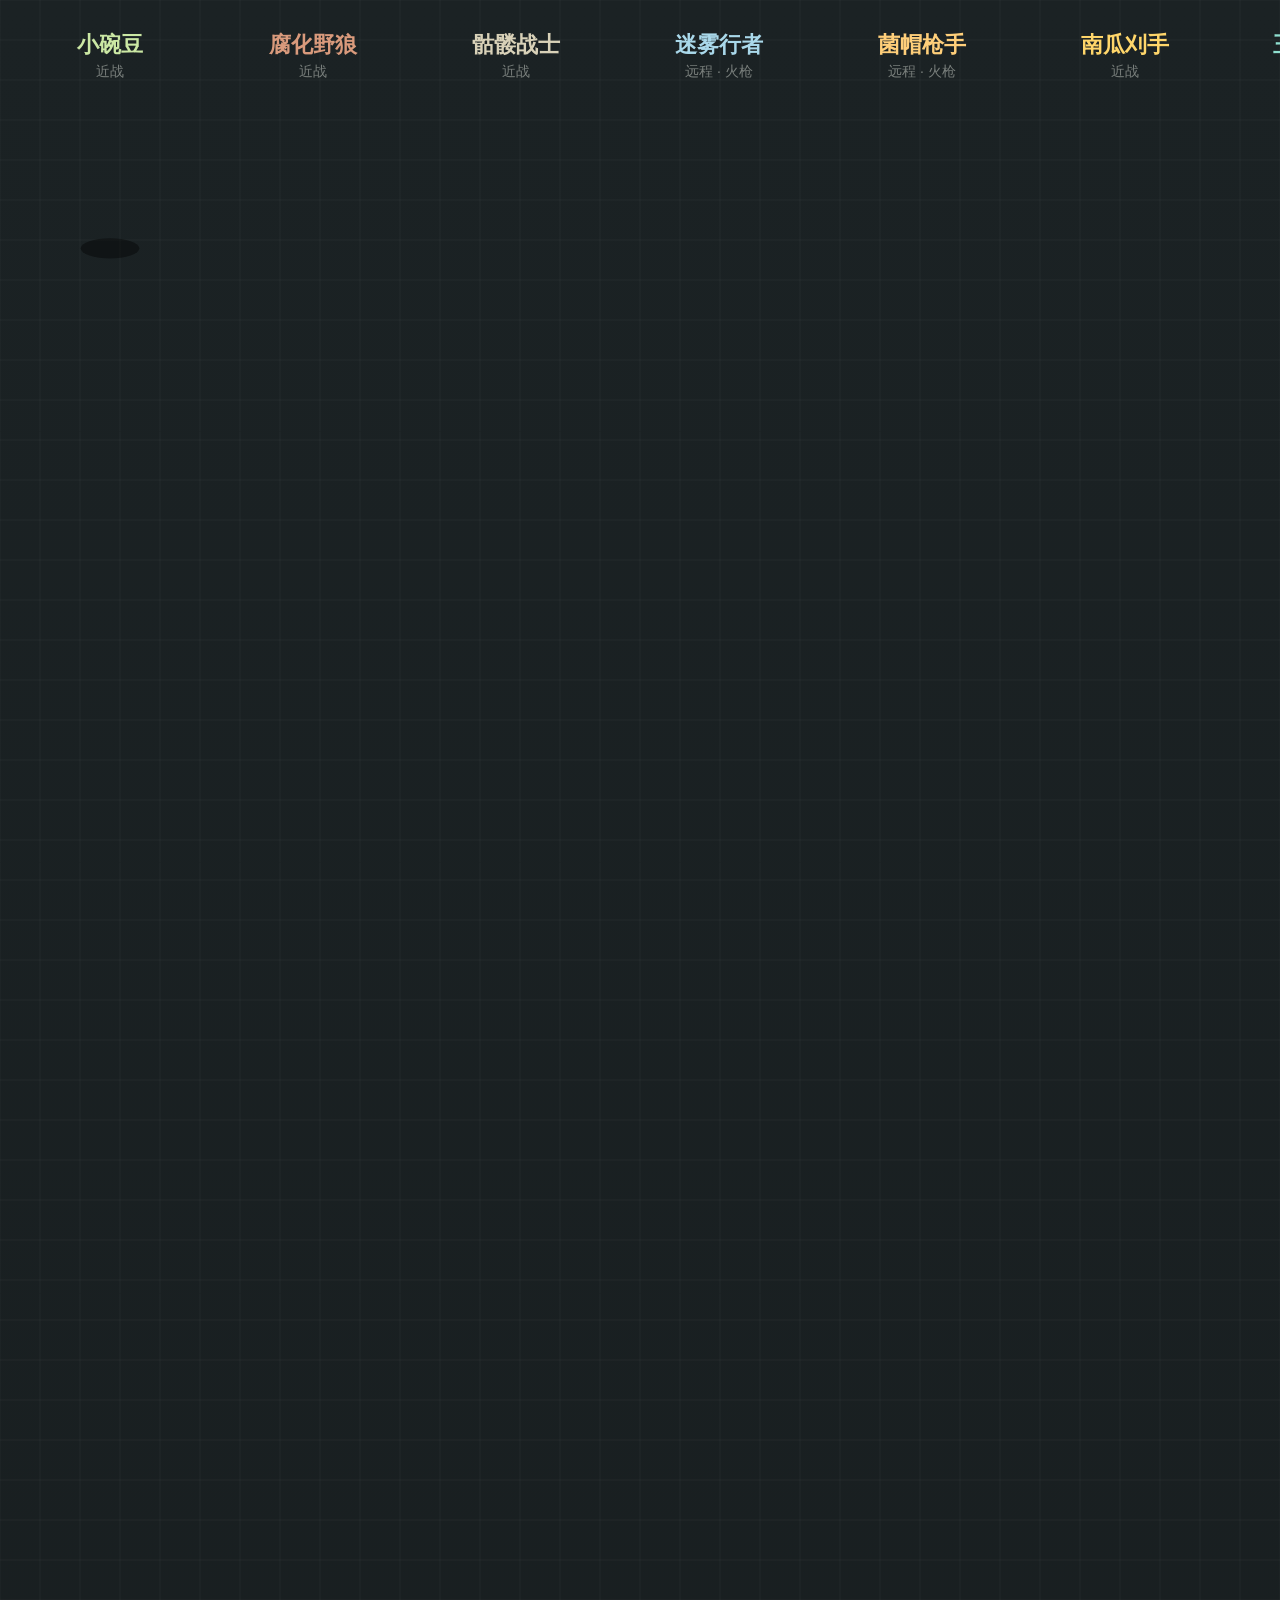
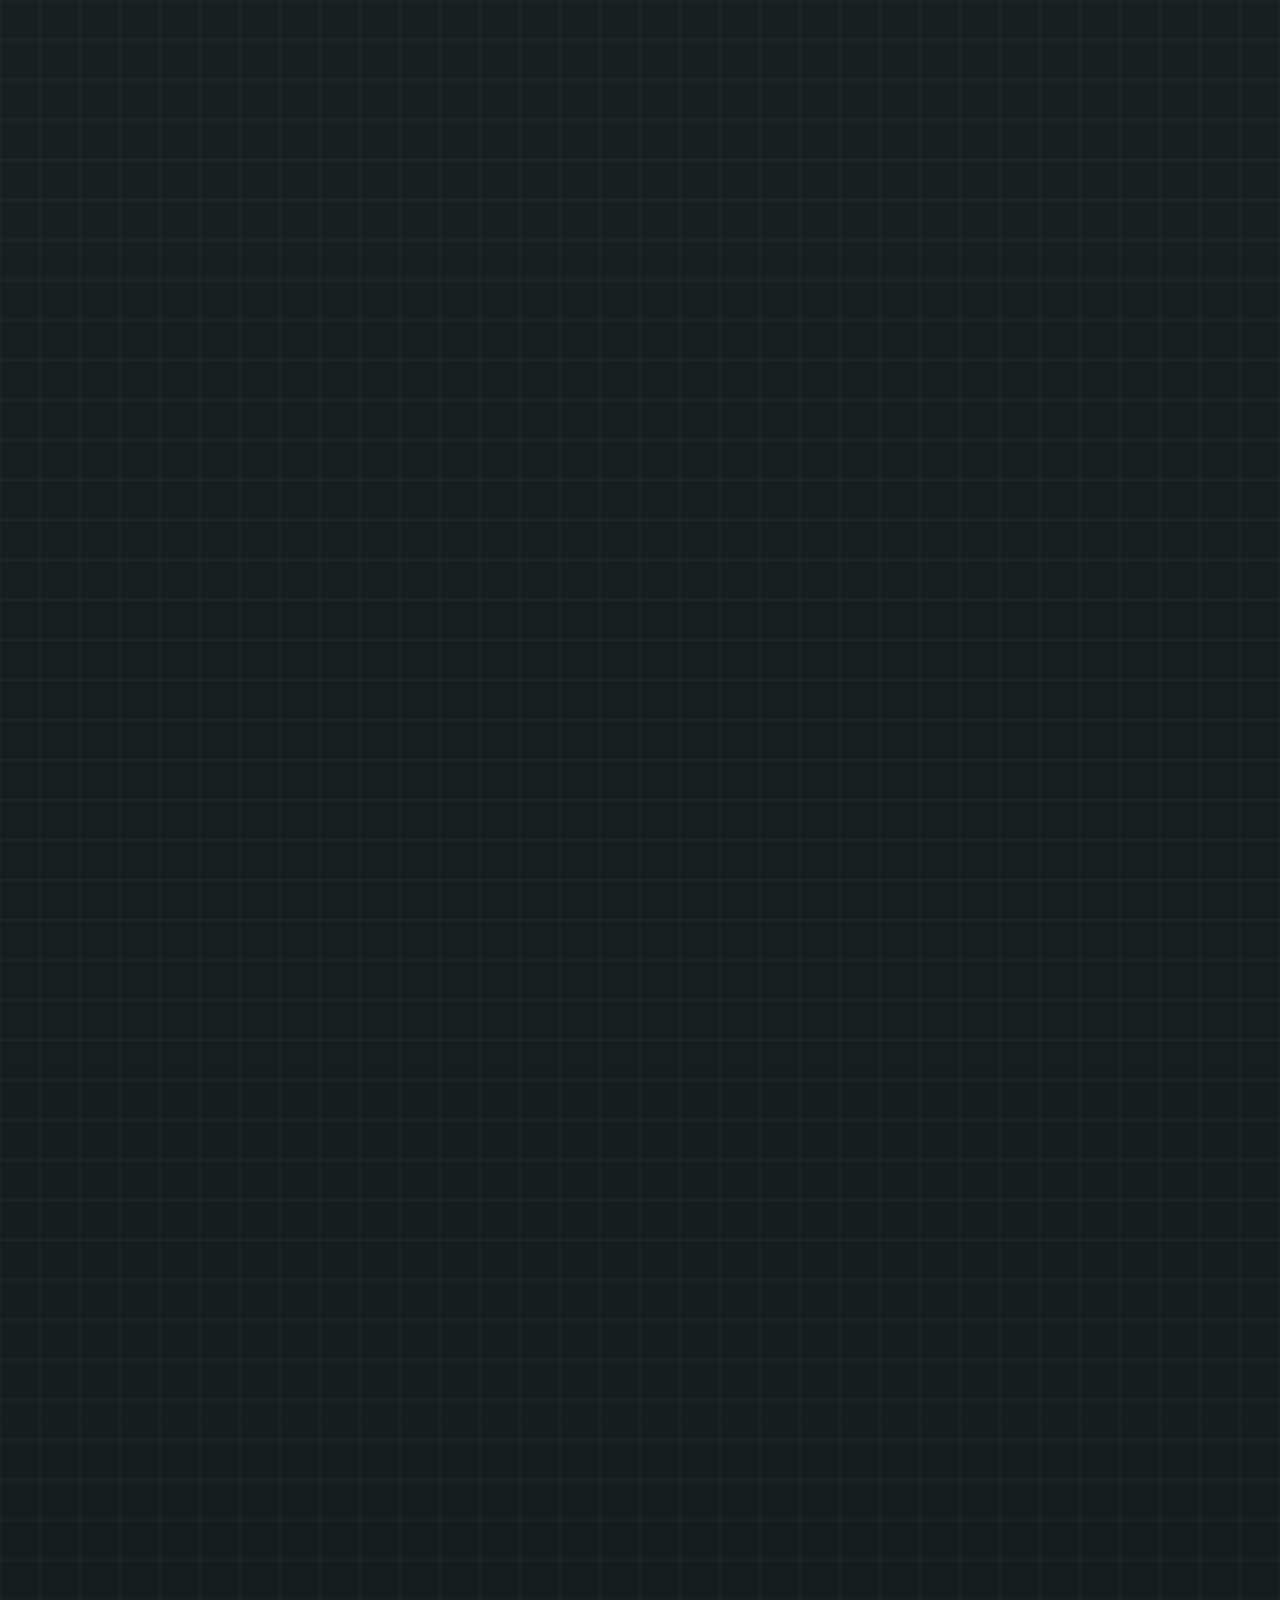
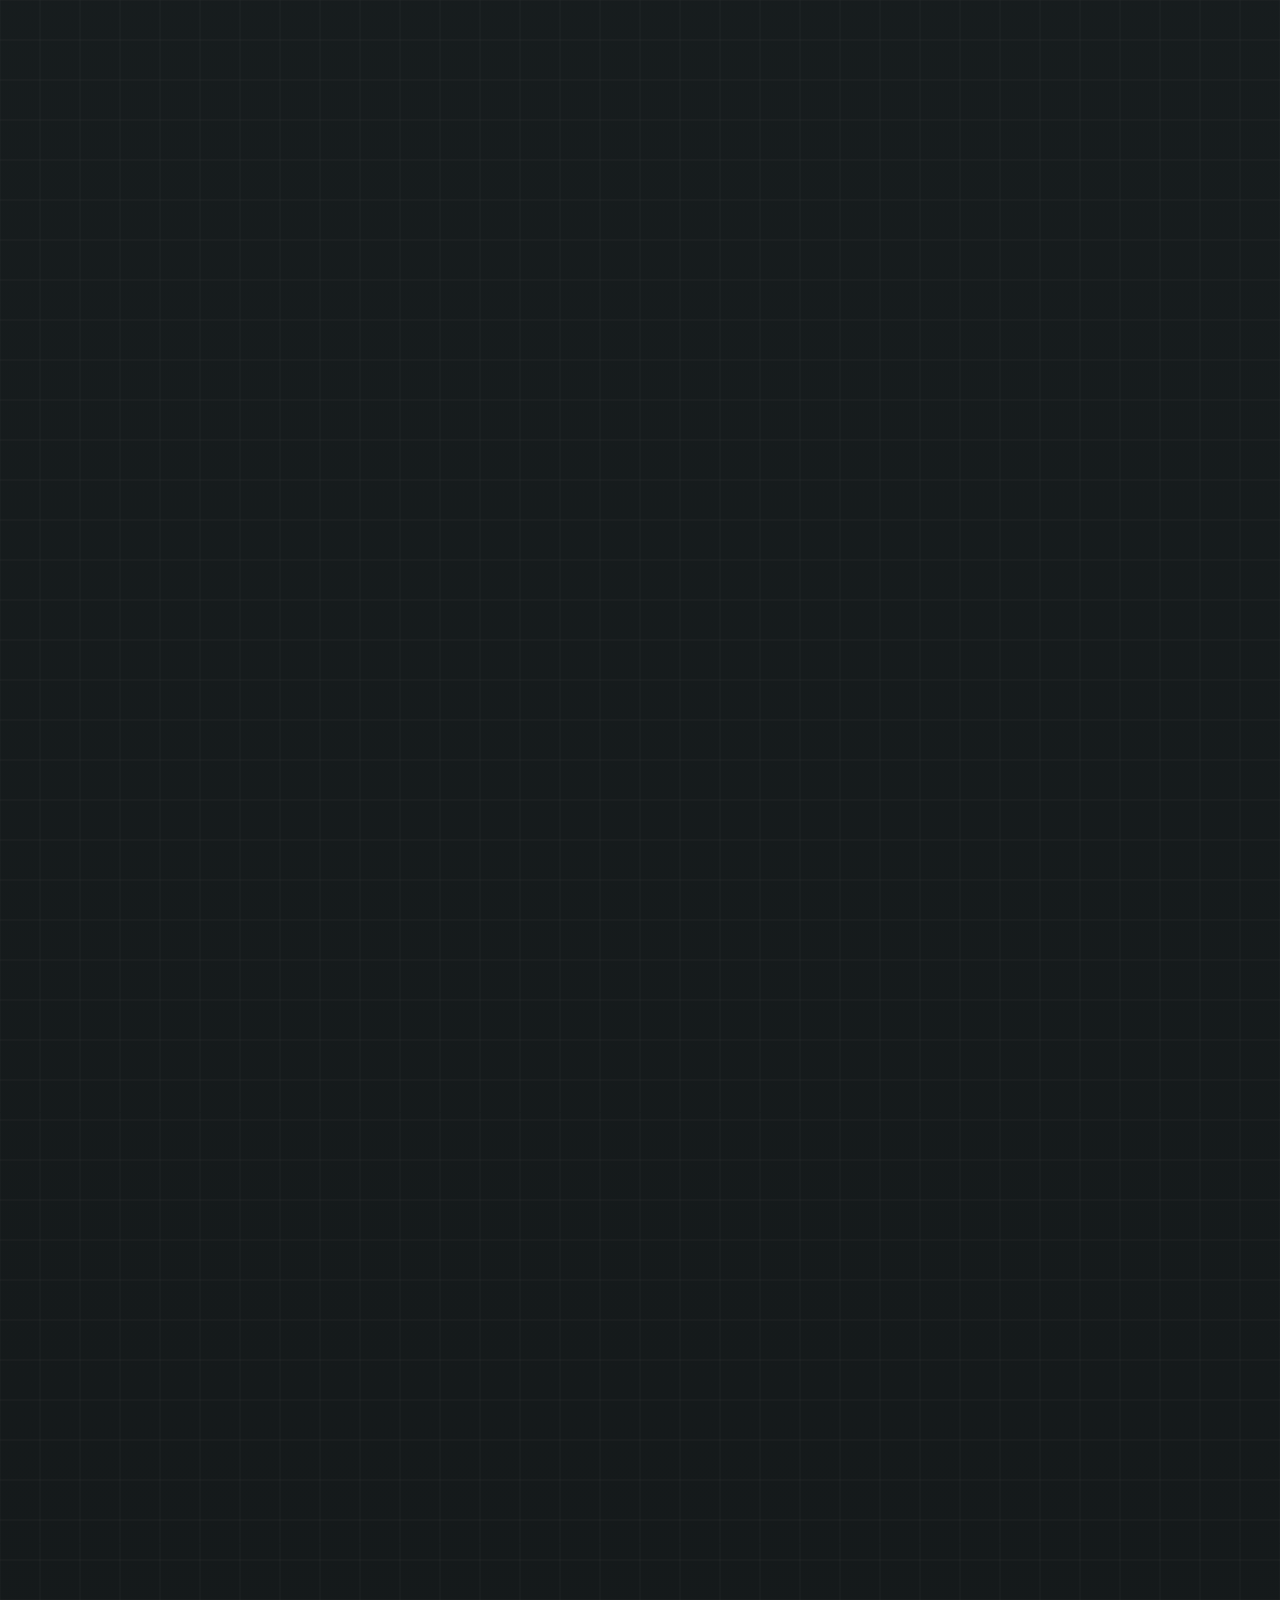
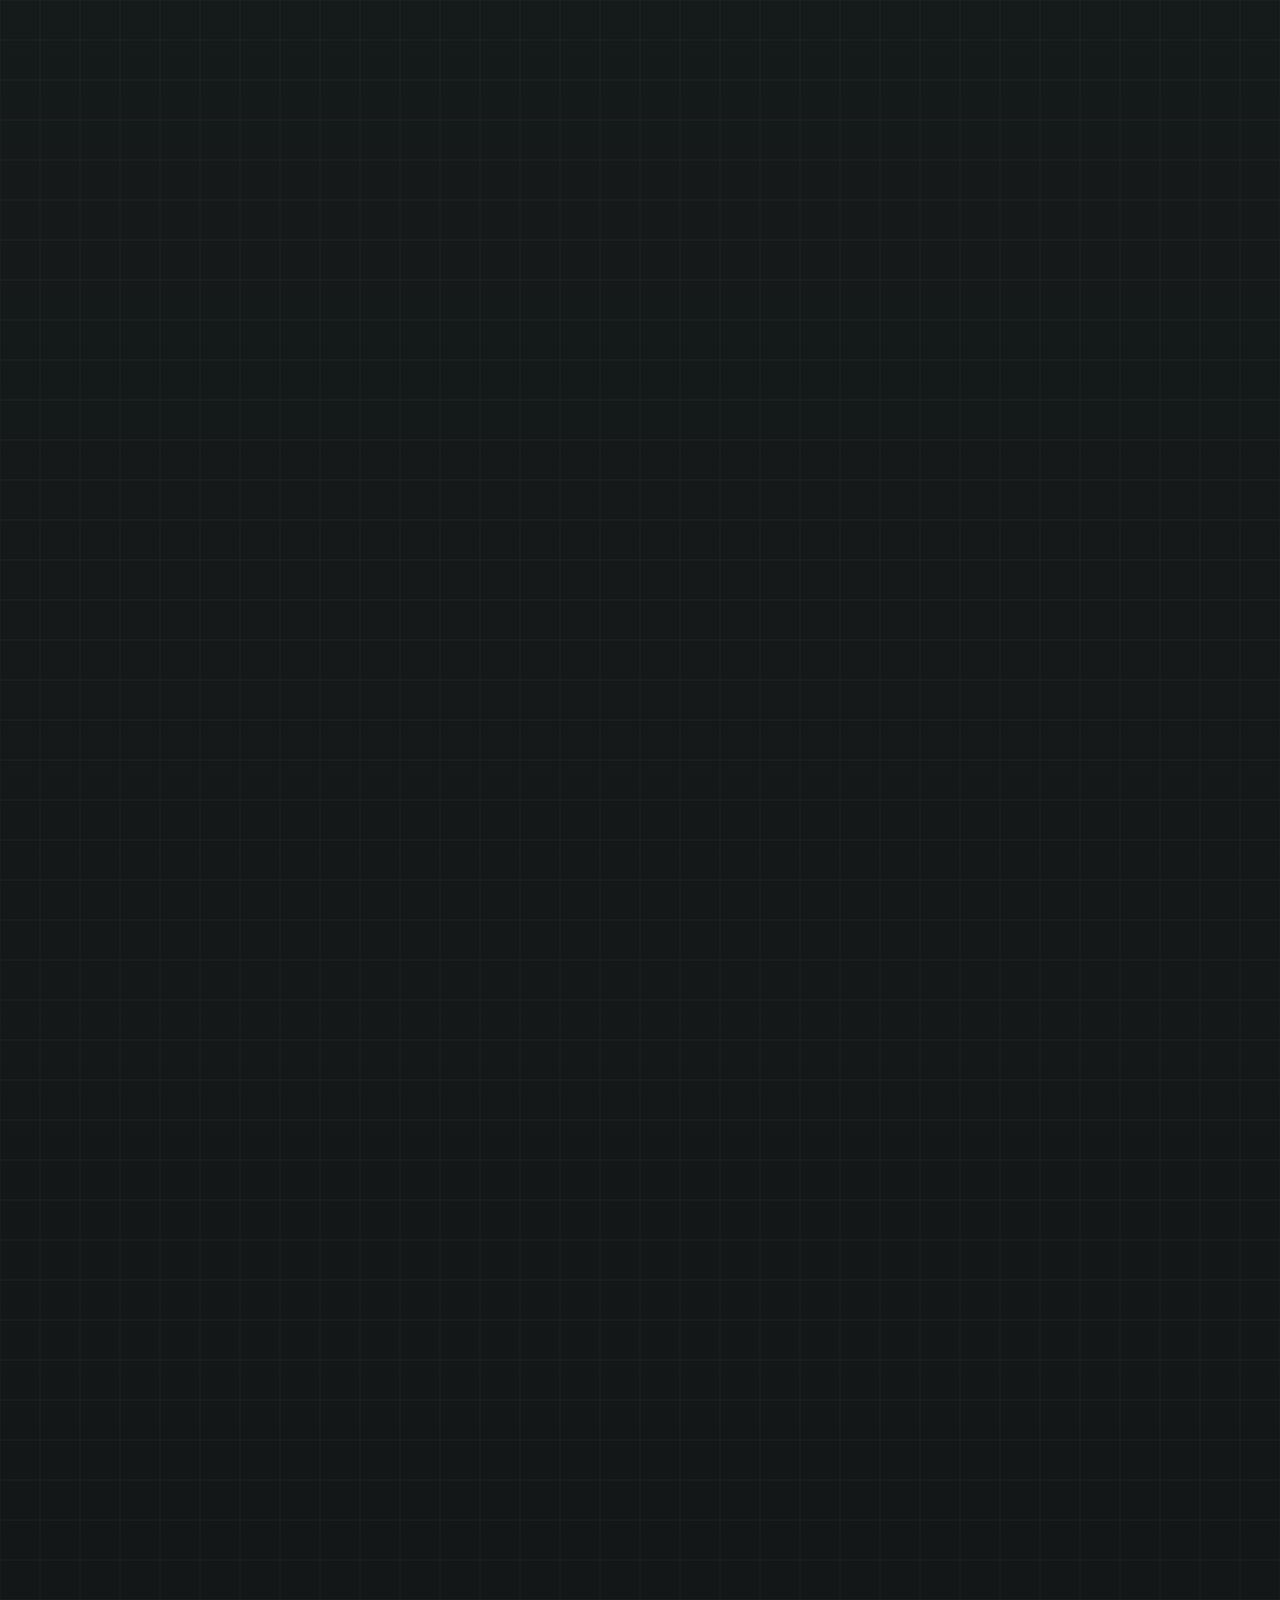
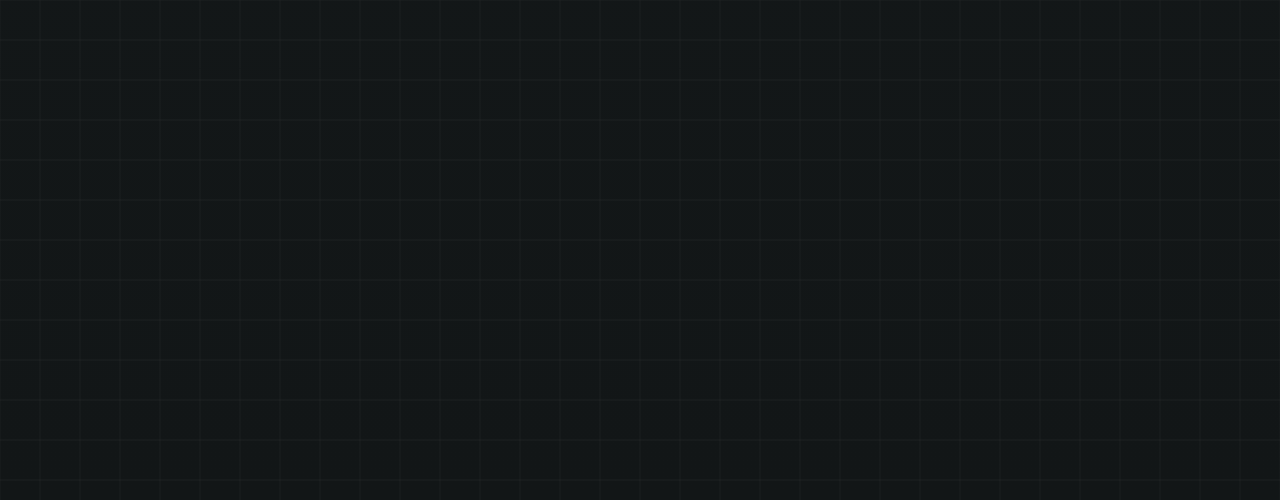
<file: monster-preview.html>
<!DOCTYPE html>
<html lang="zh-CN">
<head>
<meta charset="utf-8">
<title>图鉴小怪与首领 · 动作预览</title>
<style>
  html,body{margin:0;background:#161a1c;overflow:hidden}
  canvas{display:block}
</style>
</head>
<body>
<canvas id="c" width="1440" height="6900"></canvas>
<script>window.DG = {};</script>
<script src="js/core/assets.js"></script>
<script src="js/art/bosses.js"></script>
<script src="js/art/monsters.js"></script>
<script>
  const c = document.getElementById('c');
  const g = c.getContext('2d');

  // 固定规范：脚底原点，向上为负 Y；动作由 action / moving / walkPhase / shotAnim 驱动
  function mob(art, r, extra) {
    return Object.assign({
      art, artScale: 1, r, seed: 0.7, facing: 0,
      moving: false, walkPhase: 0, flash: 0, shotAnim: 0,
      action: null, elite: false
    }, extra || {});
  }

  const TYPES = [
    { art: 'pea',        name: '小碗豆',     r: 17, color: '#cbe8a4', ranged: false },
    { art: 'wolf',       name: '腐化野狼',   r: 17, color: '#d99a7c', ranged: false },
    { art: 'skeleton',   name: '骷髅战士',   r: 18, color: '#d8d1b8', ranged: false },
    { art: 'mistwalker', name: '迷雾行者',   r: 17, color: '#a9d8ea', ranged: true },
    { art: 'musketeer',  name: '菌帽枪手',   r: 17, color: '#ffcf7a', ranged: true },
    { art: 'pumpkin',    name: '南瓜刈手',   r: 19, color: '#ffd66a', ranged: false },
    { art: 'slime',      name: '王冠史莱姆', r: 19, color: '#8fe0d0', ranged: false }
  ];

  const ACT = { windup: 0.34, strike: 0.14, recover: 0.30 };
  const STATES = ['idle 待机', 'walk 行走', 'windup 蓄力', 'strike 出手', 'hurt 受击'];
  const cells = [];
  const COL_X = TYPES.map((_, i) => 110 + i * 203);
  const ROW_Y = [230, 470, 710, 950, 1190];
  const SCALE = 1.5;

  TYPES.forEach((tp, ci) => {
    STATES.forEach((label, ri) => {
      const m = mob(tp.art, tp.r, { seed: 0.7 + ci * 0.9 });
      if (ri === 1) m.moving = true;
      if (ri === 2) m.action = { phase: 'windup', t: 0.22, windup: ACT.windup, strike: ACT.strike, recover: ACT.recover };
      if (ri === 3) {
        if (tp.ranged) m.shotAnim = 0.12;
        else m.action = { phase: 'strike', t: 0.08, windup: ACT.windup, strike: ACT.strike, recover: ACT.recover };
      }
      if (ri === 4) m.flash = 0.10;
      cells.push({ x: COL_X[ci], y: ROW_Y[ri], m, label, tp });
    });
  });

  // ---------- 批次三：精英（图鉴大造型，读条施法） ----------
  const ELITES = [
    { art: 'mawflower', name: '噬人花',     r: 24, color: '#dd6f57', artScale: 1.12, seed: 1.3 },
    { art: 'plaguedoc', name: '瘟疫医师',   r: 23, color: '#ffb26a', artScale: 1.10, seed: 2.1 },
    { art: 'warlock',   name: '深渊巫师',   r: 22, color: '#9ff08a', artScale: 1.08, seed: 3.4, castTime: 0.68 }
  ];
  const ELITE_COL_X = [260, 495, 730, 965, 1200];
  const ELITE_ROW_Y = [1720, 1960, 2200];
  const ELITE_SCALE = 1.1;
  const eliteCells = [];

  ELITES.forEach((tp, ri) => {
    STATES.forEach((label, ci) => {
      const m = mob(tp.art, tp.r, {
        seed: tp.seed, artScale: tp.artScale, elite: true,
        ranged: !!tp.castTime, castTime: tp.castTime || 0
      });
      if (ci === 1) m.moving = true;
      if (ci === 2) m.action = {
        phase: 'windup', t: 0.3, cast: !!tp.castTime,
        windup: tp.castTime || 0.42, strike: 0.12, recover: 0.36
      };
      if (ci === 3) {
        m.action = {
          phase: 'strike', t: 0.06, cast: !!tp.castTime,
          windup: tp.castTime || 0.34, strike: 0.14, recover: 0.30
        };
      }
      if (ci === 4) m.flash = 0.10;
      eliteCells.push({ x: ELITE_COL_X[ci], y: ELITE_ROW_Y[ri], m, label, tp });
    });
  });

  // ---------- 批次四：换色变体（复用基础怪分件与动作） ----------
  const VARIANTS = [
    { art: 'frostwolf',  name: '霜牙狼',     r: 18, color: '#bfe8ff', artScale: 1.02, seed: 4.2 },
    { art: 'boneknight', name: '骸骨卫士',   r: 19, color: '#b6e08a', artScale: 1.04, seed: 5.1 },
    { art: 'frostslime', name: '霜晶史莱姆', r: 20, color: '#a8e6ff', artScale: 1.05, seed: 6.3 }
  ];
  const VAR_COL_X = ELITE_COL_X;
  const VAR_ROW_Y = [2560, 2770, 2980];
  const VAR_SCALE = 1.35;
  const variantCells = [];

  VARIANTS.forEach((tp, ri) => {
    STATES.forEach((label, ci) => {
      const m = mob(tp.art, tp.r, { seed: tp.seed, artScale: tp.artScale });
      if (ci === 1) m.moving = true;
      if (ci === 2) m.action = { phase: 'windup', t: 0.24, windup: 0.30, strike: 0.14, recover: 0.30 };
      if (ci === 3) m.action = { phase: 'strike', t: 0.07, windup: 0.34, strike: 0.14, recover: 0.30 };
      if (ci === 4) m.flash = 0.10;
      variantCells.push({ x: VAR_COL_X[ci], y: VAR_ROW_Y[ri], m, label, tp });
    });
  });

  function tickMob(m, t) {
    if (m.moving) m.walkPhase = t * 5.6 + m.seed;
    if (m.action && m.action.phase === 'windup') {
      m.action.t = 0.02 + ((t * 1.5) % Math.max(0.06, m.action.windup - 0.04));
    }
    if (m.action && m.action.phase === 'strike') m.action.t = 0.02 + ((t * 1.5) % 0.14);
    if (m.flash > 0) m.flash = 0.06 + Math.abs(Math.sin(t * 4)) * 0.07;
    if (m.art === 'musketeer' && m.shotAnim > 0) m.shotAnim = 0.06 + Math.abs(Math.sin(t * 3)) * 0.14;
  }

  function drawCells(cells, t, scale, labelDy, labelColor, labelFont) {
    cells.forEach((cell) => {
      const m = cell.m;
      tickMob(m, t);
      g.save();
      g.translate(cell.x, cell.y);
      g.scale(scale, scale);
      g.fillStyle = 'rgba(0,0,0,.4)';
      g.beginPath();
      g.ellipse(0, m.r * 0.72, m.r * 1.15, m.r * 0.4, 0, 0, Math.PI * 2);
      g.fill();
      DG.art.monsters.draw(g, m, { t });
      g.restore();

      g.fillStyle = labelColor;
      g.font = labelFont;
      g.textAlign = 'center';
      g.fillText(cell.label, cell.x, cell.y + labelDy);
    });
  }

  const STILL = /[?&]still=1/.test(location.search);

  function frame(ts) {
    const t = STILL ? 1.2 : ts / 1000;
    g.clearRect(0, 0, c.width, c.height);
    const bg = g.createLinearGradient(0, 0, 0, c.height);
    bg.addColorStop(0, '#1b2224');
    bg.addColorStop(1, '#121617');
    g.fillStyle = bg;
    g.fillRect(0, 0, c.width, c.height);

    g.strokeStyle = 'rgba(255,255,255,.04)';
    g.lineWidth = 1;
    for (let x = 0; x < c.width; x += 40) {
      g.beginPath(); g.moveTo(x, 0); g.lineTo(x, c.height); g.stroke();
    }
    for (let y = 0; y < c.height; y += 40) {
      g.beginPath(); g.moveTo(0, y); g.lineTo(c.width, y); g.stroke();
    }

    // 列标题
    g.textAlign = 'center';
    TYPES.forEach((tp, ci) => {
      g.fillStyle = tp.color;
      g.font = 'bold 22px "Microsoft YaHei", sans-serif';
      g.fillText(tp.name, COL_X[ci], 52);
      g.fillStyle = 'rgba(235,240,230,.45)';
      g.font = '14px "Microsoft YaHei", sans-serif';
      g.fillText(tp.ranged ? '远程 · 火枪' : '近战', COL_X[ci], 76);
    });

    drawCells(cells, t, SCALE, 60, 'rgba(235,240,230,.72)', '15px "Microsoft YaHei", sans-serif');

    // 特效对照：peaArc / muzzle / peaPuff
    const arcLife = 0.3 - (t % 0.7) * 0.43;
    if (arcLife > 0) {
      DG.art.monsters.drawEffect(g, {
        kind: 'peaArc', x: 200, y: 1330, angle: 0,
        radius: 50, arc: 1.5, color: '#cbe8a4',
        life: Math.max(0.001, arcLife), max: 0.3
      });
    }
    const muzzleLife = 0.22 - (t % 0.55) * 0.41;
    if (muzzleLife > 0) {
      DG.art.monsters.drawEffect(g, {
        kind: 'muzzle', x: 560, y: 1330, angle: 0, color: '#ffcf7a',
        life: Math.max(0.001, muzzleLife), max: 0.22
      });
    }
    const puffLife = 0.5 - (t % 0.9) * 0.55;
    if (puffLife > 0) {
      DG.art.monsters.drawEffect(g, {
        kind: 'peaPuff', x: 920, y: 1325, r0: 6, r1: 60,
        color: '#8fe0d0', life: Math.max(0.001, puffLife), max: 0.5
      });
    }
    g.fillStyle = 'rgba(235,240,230,.6)';
    g.font = '15px "Microsoft YaHei", sans-serif';
    g.textAlign = 'center';
    g.fillText('peaArc 横扫', 200, 1390);
    g.fillText('muzzle 枪口闪光', 560, 1390);
    g.fillText('peaPuff 消散', 920, 1390);

    // ---------- 批次三：精英 ----------
    g.textAlign = 'left';
    g.fillStyle = '#e8dcc0';
    g.font = 'bold 24px "Microsoft YaHei", sans-serif';
    g.fillText('批次三 · 精英（图鉴大造型 · 体型 ×1.25 · 专属前摇）', 110, 1470);
    g.strokeStyle = 'rgba(201,162,95,.35)';
    g.lineWidth = 1;
    g.beginPath();
    g.moveTo(110, 1492);
    g.lineTo(1330, 1492);
    g.stroke();

    g.textAlign = 'center';
    STATES.forEach((label, ci) => {
      g.fillStyle = 'rgba(235,240,230,.5)';
      g.font = '15px "Microsoft YaHei", sans-serif';
      g.fillText(label, ELITE_COL_X[ci], 1548);
    });

    ELITES.forEach((tp, ri) => {
      const y = ELITE_ROW_Y[ri];
      g.textAlign = 'left';
      g.fillStyle = tp.color;
      g.font = 'bold 20px "Microsoft YaHei", sans-serif';
      g.fillText(tp.name, 34, y - 8);
      g.fillStyle = 'rgba(235,240,230,.45)';
      g.font = '13px "Microsoft YaHei", sans-serif';
      g.fillText(tp.castTime ? '远程 · 读条施法' : '近战 · 长前摇', 34, y + 14);
    });

    drawCells(eliteCells, t, ELITE_SCALE, 74, 'rgba(235,240,230,.55)', '14px "Microsoft YaHei", sans-serif');

    // ---------- 批次四：换色变体 ----------
    g.textAlign = 'left';
    g.fillStyle = '#e8dcc0';
    g.font = 'bold 24px "Microsoft YaHei", sans-serif';
    g.fillText('批次四 · 换色变体（复用分件与动作 · 按副本难度调数值）', 110, 2385);
    g.strokeStyle = 'rgba(201,162,95,.35)';
    g.lineWidth = 1;
    g.beginPath();
    g.moveTo(110, 2407);
    g.lineTo(1330, 2407);
    g.stroke();

    g.textAlign = 'center';
    STATES.forEach((label, ci) => {
      g.fillStyle = 'rgba(235,240,230,.5)';
      g.font = '15px "Microsoft YaHei", sans-serif';
      g.fillText(label, VAR_COL_X[ci], 2468);
    });

    VARIANTS.forEach((tp, ri) => {
      const y = VAR_ROW_Y[ri];
      g.textAlign = 'left';
      g.fillStyle = tp.color;
      g.font = 'bold 20px "Microsoft YaHei", sans-serif';
      g.fillText(tp.name, 34, y - 8);
      g.fillStyle = 'rgba(235,240,230,.45)';
      g.font = '13px "Microsoft YaHei", sans-serif';
      g.fillText('换色 · 高难变体', 34, y + 14);
    });

    drawCells(variantCells, t, VAR_SCALE, 70, 'rgba(235,240,230,.55)', '14px "Microsoft YaHei", sans-serif');

    // 批次四 · 专属出手特效
    const fs4 = 0.32 - (t % 0.7) * 0.43;
    if (fs4 > 0) {
      DG.art.monsters.drawEffect(g, {
        kind: 'frostSlash', x: 300, y: 3165, angle: 0, radius: 58, arc: 1.5,
        color: '#bfe8ff', life: Math.max(0.001, fs4), max: 0.32
      });
    }
    const ss4 = 0.32 - (t % 0.7) * 0.43;
    if (ss4 > 0) {
      DG.art.monsters.drawEffect(g, {
        kind: 'soulSlash', x: 720, y: 3165, angle: 0, radius: 58, arc: 1.5,
        color: '#b6e08a', life: Math.max(0.001, ss4), max: 0.32
      });
    }
    const fb4 = 0.42 - (t % 0.9) * 0.4;
    if (fb4 > 0) {
      DG.art.monsters.drawEffect(g, {
        kind: 'frostBurst', x: 1140, y: 3165, radius: 46,
        color: '#a8e6ff', life: Math.max(0.001, fb4), max: 0.42
      });
    }
    g.fillStyle = 'rgba(235,240,230,.6)';
    g.font = '15px "Microsoft YaHei", sans-serif';
    g.textAlign = 'center';
    g.fillText('frostSlash 霜爪', 300, 3245);
    g.fillText('soulSlash 亡魂斩', 720, 3245);
    g.fillText('frostBurst 冰晶爆', 1140, 3245);

    // ---------- 首领批次一：矢量首领 ----------
    g.textAlign = 'left';
    g.fillStyle = '#e8dcc0';
    g.font = 'bold 24px "Microsoft YaHei", sans-serif';
    g.fillText('首领批次一 · 图鉴裁切（直接使用参考图资源 · 独立招式模组）', 110, 3360);
    g.strokeStyle = 'rgba(201,162,95,.35)';
    g.lineWidth = 1;
    g.beginPath();
    g.moveTo(110, 3382);
    g.lineTo(1330, 3382);
    g.stroke();

    g.textAlign = 'center';
    ['idle 待机', 'windup 蓄力', 'strike 出手'].forEach((label, ci) => {
      g.fillStyle = 'rgba(235,240,230,.5)';
      g.font = '15px "Microsoft YaHei", sans-serif';
      g.fillText(label, [300, 720, 1140][ci], 3446);
    });

    const BOSSES = [
      { art: 'croc', name: '腐沼巨鳄', tag: '近战 · 尾扫 / 吐息 / 潜袭', color: '#9fd07a',
        rowY: 3720, artScale: 0.85, seed: 1.7, windupLabel: '巨尾横扫' },
      { art: 'hierophant', name: '深渊主教', tag: '远程 · 弹幕 / 射线 / 召唤', color: '#c07be0',
        rowY: 4100, artScale: 0.80, seed: 3.1, windupLabel: '深渊之握' }
    ];

    BOSSES.forEach((tp) => {
      g.textAlign = 'left';
      g.fillStyle = tp.color;
      g.font = 'bold 20px "Microsoft YaHei", sans-serif';
      g.fillText(tp.name, 34, tp.rowY - 150);
      g.fillStyle = 'rgba(235,240,230,.45)';
      g.font = '13px "Microsoft YaHei", sans-serif';
      g.fillText(tp.tag, 34, tp.rowY - 128);

      [300, 720, 1140].forEach((x, ci) => {
        const m = {
          art: tp.art, r: 44, seed: tp.seed, artScale: tp.artScale,
          facing: 0, moving: false, flash: 0, enraged: false, cast: null
        };
        if (ci === 1) {
          m.cast = {
            atk: { windup: 0.9, recover: 0.5, label: tp.windupLabel, color: tp.color },
            t: 0.55, phase: 'windup'
          };
        } else if (ci === 2) {
          m.cast = {
            atk: { windup: 0.9, recover: 0.5, label: tp.windupLabel, color: tp.color },
            t: 0.12, phase: 'recover'
          };
        }
        g.save();
        g.translate(x, tp.rowY);
        g.fillStyle = 'rgba(0,0,0,.4)';
        g.beginPath();
        g.ellipse(0, 30, 66, 22, 0, 0, Math.PI * 2);
        g.fill();
        DG.art.bosses.draw(g, m, { t });
        g.restore();
      });
    });

    // 首领专属出手特效
    const cw = 0.32 - (t % 0.8) * 0.4;
    if (cw > 0) {
      DG.art.bosses.drawEffect(g, {
        kind: 'crocWave', x: 300, y: 4260, angle: 0, radius: 92, arc: 2.6,
        color: '#9fd07a', life: Math.max(0.001, cw), max: 0.32
      });
    }
    const vn = 0.42 - (t % 0.9) * 0.42;
    if (vn > 0) {
      DG.art.bosses.drawEffect(g, {
        kind: 'voidNova', x: 720, y: 4260, radius: 84,
        color: '#a45fe0', life: Math.max(0.001, vn), max: 0.42
      });
    }
    g.fillStyle = 'rgba(235,240,230,.6)';
    g.font = '15px "Microsoft YaHei", sans-serif';
    g.textAlign = 'center';
    g.fillText('crocWave 巨尾冲击', 300, 4332);
    g.fillText('voidNova 深渊之握', 720, 4332);

    // ---------- 批次五：图鉴裁切贴图小怪 ----------
    g.textAlign = 'left';
    g.fillStyle = '#e8dcc0';
    g.font = 'bold 24px "Microsoft YaHei", sans-serif';
    g.fillText('批次五 · 图鉴裁切贴图小怪（直接使用参考图资源）', 110, 4470);
    g.strokeStyle = 'rgba(201,162,95,.35)';
    g.lineWidth = 1;
    g.beginPath();
    g.moveTo(110, 4492);
    g.lineTo(1330, 4492);
    g.stroke();

    g.textAlign = 'center';
    STATES.forEach((label, ci) => {
      g.fillStyle = 'rgba(235,240,230,.5)';
      g.font = '15px "Microsoft YaHei", sans-serif';
      g.fillText(label, ELITE_COL_X[ci], 4548);
    });

    const TEX_MOBS = [
      { art: 'bat', name: '血翼蝠', tag: '近战 · 高速扑咬', r: 16, color: '#e05a6a', seed: 1.1 },
      { art: 'hornet', name: '毒刺蜂', tag: '远程 · 毒针弹道', r: 15, color: '#f2d24a', seed: 2.4 },
      { art: 'beetle', name: '紫壳甲虫', tag: '近战 · 重甲慢速', r: 20, color: '#b06bd0', seed: 3.7 },
      { art: 'cinderraven', name: '黑焰鸦', tag: '远程 · 读条火弹', r: 22, color: '#ff8a3c', seed: 5.2 }
    ];
    const TEX_ROW_Y = [4700, 4940, 5180, 5420];
    const texCells = [];
    TEX_MOBS.forEach((tp, ri) => {
      STATES.forEach((label, ci) => {
        const m = mob(tp.art, tp.r, { seed: tp.seed });
        if (ci === 1) m.moving = true;
        if (ci === 2) m.action = { phase: 'windup', t: 0.26, windup: 0.34, strike: 0.14, recover: 0.30 };
        if (ci === 3) {
          m.action = { phase: 'strike', t: 0.06, windup: 0.34, strike: 0.14, recover: 0.30 };
          if (tp.art === 'hornet' || tp.art === 'cinderraven') m.shotAnim = 0.12;
        }
        if (ci === 4) m.flash = 0.10;
        texCells.push({ x: ELITE_COL_X[ci], y: TEX_ROW_Y[ri], m, label, tp });
      });
    });

    TEX_MOBS.forEach((tp, ri) => {
      const y = TEX_ROW_Y[ri];
      g.textAlign = 'left';
      g.fillStyle = tp.color;
      g.font = 'bold 20px "Microsoft YaHei", sans-serif';
      g.fillText(tp.name, 34, y - 8);
      g.fillStyle = 'rgba(235,240,230,.45)';
      g.font = '13px "Microsoft YaHei", sans-serif';
      g.fillText(tp.tag, 34, y + 14);
    });
    drawCells(texCells, t, 1.6, 78, 'rgba(235,240,230,.55)', '14px "Microsoft YaHei", sans-serif');

    // ---------- 首领批次二：图鉴裁切 ----------
    g.textAlign = 'left';
    g.fillStyle = '#e8dcc0';
    g.font = 'bold 24px "Microsoft YaHei", sans-serif';
    g.fillText('首领批次二 · 图鉴裁切（直接使用参考图资源 · 独立招式模组）', 110, 5620);
    g.strokeStyle = 'rgba(201,162,95,.35)';
    g.lineWidth = 1;
    g.beginPath();
    g.moveTo(110, 5642);
    g.lineTo(1330, 5642);
    g.stroke();

    g.textAlign = 'center';
    ['idle 待机', 'windup 蓄力', 'strike 出手'].forEach((label, ci) => {
      g.fillStyle = 'rgba(235,240,230,.5)';
      g.font = '15px "Microsoft YaHei", sans-serif';
      g.fillText(label, [300, 720, 1140][ci], 5706);
    });

    const BOSSES2 = [
      { art: 'mummyking', name: '缠尸武士', tag: '近战 · 绷带横扫 / 诅咒凝视', color: '#d9c9a0',
        rowY: 5980, artScale: 0.85, seed: 2.3, windupLabel: '绷带横扫' },
      { art: 'octoking', name: '骷髅章鱼王', tag: '远程 · 墨弹 / 水柱 / 召唤', color: '#7fb8f0',
        rowY: 6350, artScale: 0.80, seed: 4.6, windupLabel: '触须横扫' }
    ];

    BOSSES2.forEach((tp) => {
      g.textAlign = 'left';
      g.fillStyle = tp.color;
      g.font = 'bold 20px "Microsoft YaHei", sans-serif';
      g.fillText(tp.name, 34, tp.rowY - 150);
      g.fillStyle = 'rgba(235,240,230,.45)';
      g.font = '13px "Microsoft YaHei", sans-serif';
      g.fillText(tp.tag, 34, tp.rowY - 128);

      [300, 720, 1140].forEach((x, ci) => {
        const m = {
          art: tp.art, r: 44, seed: tp.seed, artScale: tp.artScale,
          facing: 0, moving: false, flash: 0, enraged: false, cast: null
        };
        if (ci === 1) {
          m.cast = {
            atk: { windup: 0.9, recover: 0.5, label: tp.windupLabel, color: tp.color },
            t: 0.55, phase: 'windup'
          };
        } else if (ci === 2) {
          m.cast = {
            atk: { windup: 0.9, recover: 0.5, label: tp.windupLabel, color: tp.color },
            t: 0.12, phase: 'recover'
          };
        }
        g.save();
        g.translate(x, tp.rowY);
        g.fillStyle = 'rgba(0,0,0,.4)';
        g.beginPath();
        g.ellipse(0, 30, 66, 22, 0, 0, Math.PI * 2);
        g.fill();
        DG.art.bosses.draw(g, m, { t });
        g.restore();
      });
    });

    // 首领批次二 · 专属出手特效（复用 crocWave / voidNova 的贴地语言）
    const cw2 = 0.32 - (t % 0.8) * 0.4;
    if (cw2 > 0) {
      DG.art.bosses.drawEffect(g, {
        kind: 'crocWave', x: 300, y: 6680, angle: 0, radius: 92, arc: 2.6,
        color: '#d9c9a0', life: Math.max(0.001, cw2), max: 0.32
      });
    }
    const vn2 = 0.42 - (t % 0.9) * 0.42;
    if (vn2 > 0) {
      DG.art.bosses.drawEffect(g, {
        kind: 'voidNova', x: 720, y: 6680, radius: 84,
        color: '#5f9fe0', life: Math.max(0.001, vn2), max: 0.42
      });
    }
    g.fillStyle = 'rgba(235,240,230,.6)';
    g.font = '15px "Microsoft YaHei", sans-serif';
    g.textAlign = 'center';
    g.fillText('crocWave 绷带冲击', 300, 6742);
    g.fillText('voidNova 触须绽裂', 720, 6742);

    if (!STILL) requestAnimationFrame(frame);
  }
  requestAnimationFrame(frame);
  // 静态截图模式：等贴图加载完成后补绘两次
  if (STILL) {
    setTimeout(() => frame(0), 600);
    setTimeout(() => frame(0), 1800);
  }
</script>
</body>
</html>
</file>
